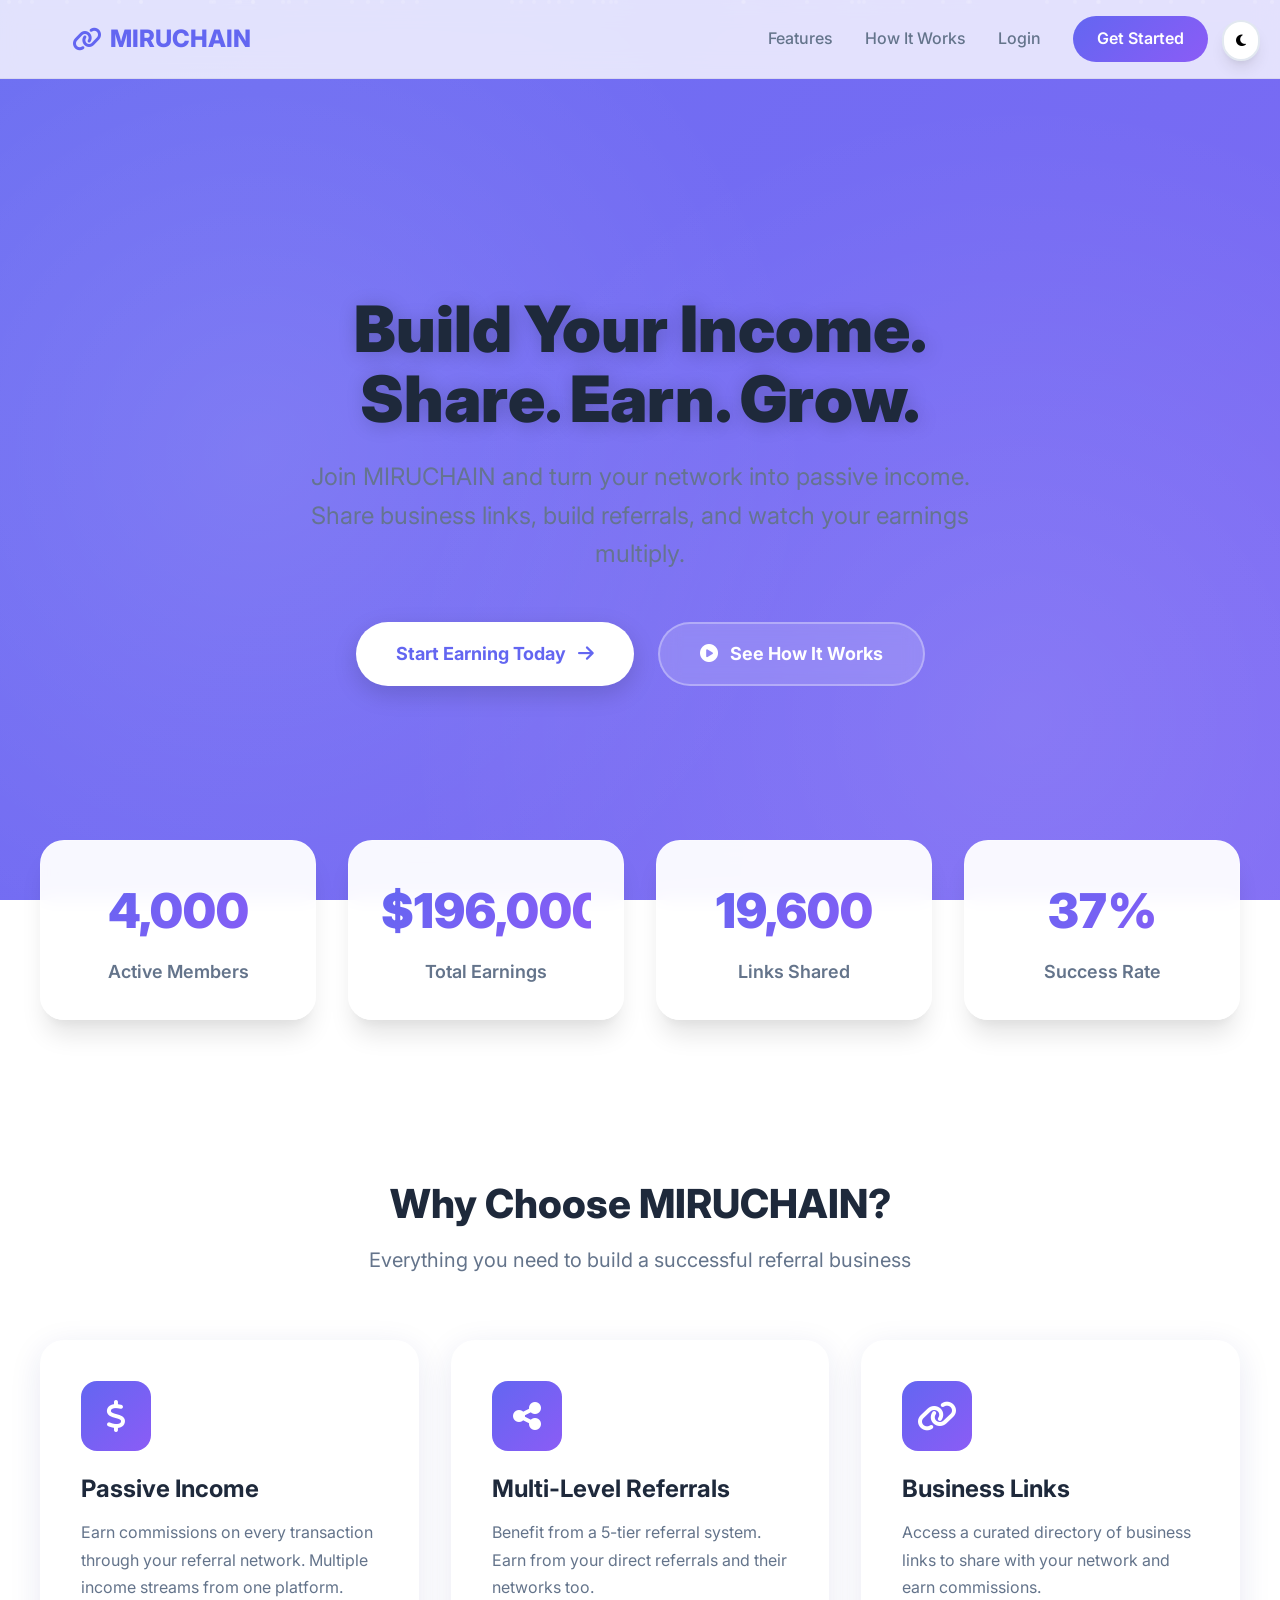
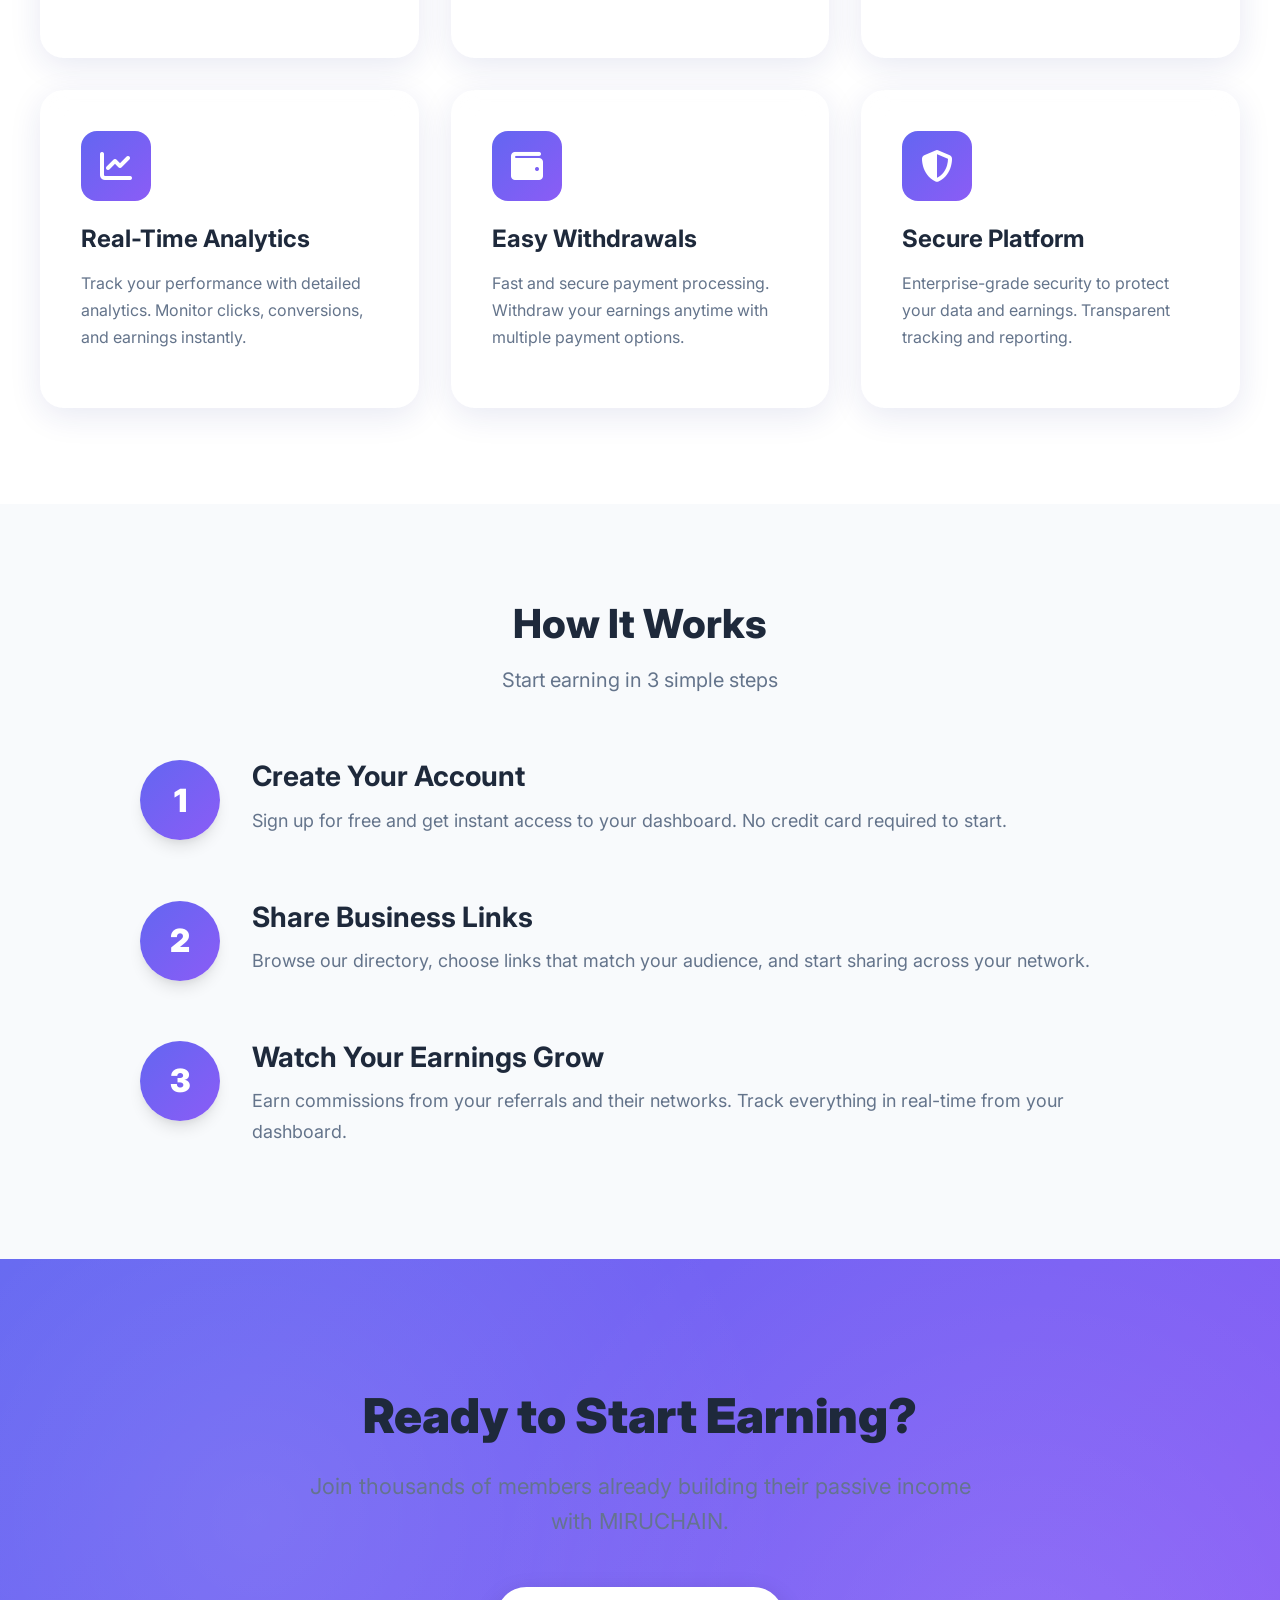
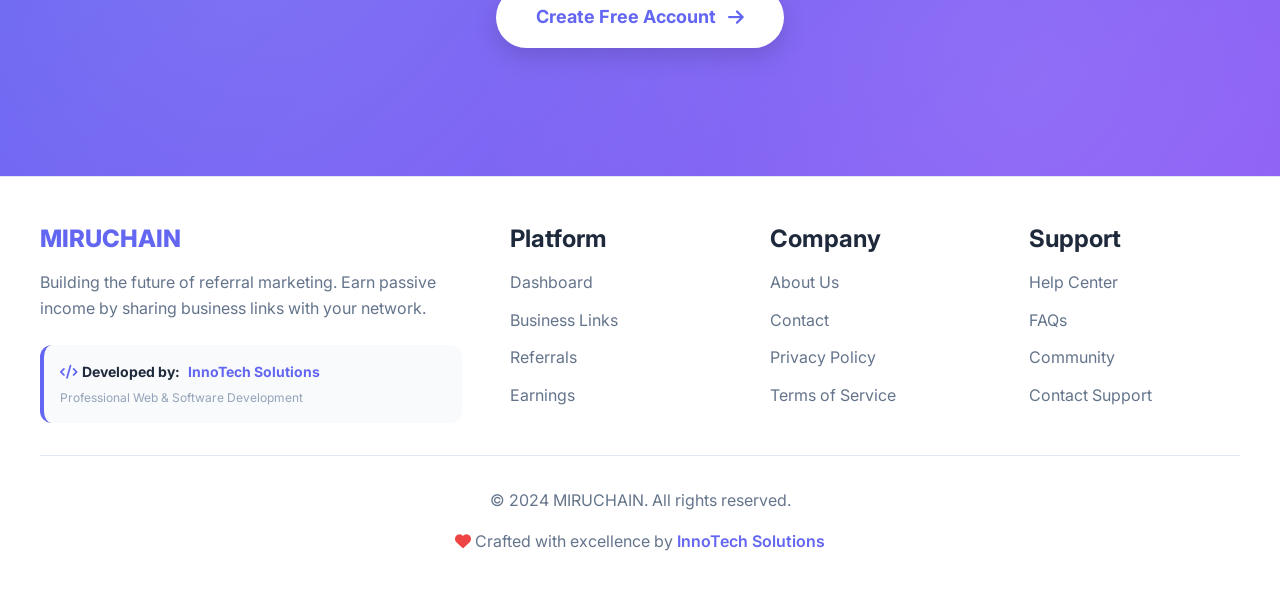
<file: frontend/index.html>
<!DOCTYPE html>
<html lang="en">

<head>
  <meta charset="UTF-8">
  <meta name="viewport" content="width=device-width, initial-scale=1.0">
  <meta name="description"
    content="MIRUCHAIN - Earn passive income through our innovative multi-level referral platform. Share business links and build your network.">
  <meta name="keywords" content="referral platform, passive income, business links, earn money online">
  <title>MIRUCHAIN - Earn While You Share | Referral Marketing Platform</title>

  <!-- Design System -->
  <link rel="stylesheet" href="css/design-system.css">
  <link rel="stylesheet" href="css/modern-components.css">

  <!-- Font Awesome Icons -->
  <link rel="stylesheet" href="https://cdnjs.cloudflare.com/ajax/libs/font-awesome/6.4.0/css/all.min.css">

  <!-- Google Fonts -->
  <link rel="preconnect" href="https://fonts.googleapis.com">
  <link rel="preconnect" href="https://fonts.gstatic.com" crossorigin>
  <link href="https://fonts.googleapis.com/css2?family=Inter:wght@400;500;600;700;800;900&display=swap"
    rel="stylesheet">

  <style>
    body {
      margin: 0;
      padding: 0;
      overflow-x: hidden;
    }

    /* Navigation */
    .navbar {
      position: fixed;
      top: 0;
      left: 0;
      right: 0;
      z-index: 1000;
      background: rgba(255, 255, 255, 0.8);
      backdrop-filter: blur(12px);
      -webkit-backdrop-filter: blur(12px);
      border-bottom: 1px solid rgba(0, 0, 0, 0.05);
      transition: all var(--transition-base);
    }

    [data-theme="dark"] .navbar {
      background: rgba(15, 23, 42, 0.8);
      border-bottom-color: rgba(255, 255, 255, 0.05);
    }

    .navbar.scrolled {
      box-shadow: var(--shadow-md);
    }

    .nav-container {
      max-width: 1200px;
      margin: 0 auto;
      padding: 1rem 2rem;
      display: flex;
      justify-content: space-between;
      align-items: center;
    }

    .logo {
      font-size: 1.5rem;
      font-weight: 800;
      color: var(--primary);
      text-decoration: none;
      display: flex;
      align-items: center;
      gap: 0.5rem;
    }

    .nav-links {
      display: flex;
      gap: 2rem;
      align-items: center;
    }

    .nav-link {
      color: var(--text-secondary);
      text-decoration: none;
      font-weight: 500;
      transition: color var(--transition-fast);
    }

    .nav-link:hover {
      color: var(--primary);
    }

    .nav-cta {
      background: var(--gradient-primary);
      color: white;
      padding: 0.625rem 1.5rem;
      border-radius: var(--radius-full);
      text-decoration: none;
      font-weight: 600;
      transition: all var(--transition-base);
    }

    .nav-cta:hover {
      transform: translateY(-2px);
      box-shadow: 0 8px 20px rgba(99, 102, 241, 0.4);
    }

    /* Hero Section */
    .hero {
      min-height: 100vh;
      display: flex;
      align-items: center;
      position: relative;
      padding-top: 80px;
      overflow: hidden;
    }

    .hero-bg {
      position: absolute;
      top: 0;
      left: 0;
      right: 0;
      bottom: 0;
      background: linear-gradient(135deg,
          rgba(99, 102, 241, 0.95) 0%,
          rgba(139, 92, 246, 0.95) 50%,
          rgba(6, 182, 212, 0.95) 100%);
      background-size: 400% 400%;
      animation: gradient-shift 15s ease infinite;
      z-index: 0;
    }

    .hero-particles {
      position: absolute;
      top: 0;
      left: 0;
      right: 0;
      bottom: 0;
      z-index: 1;
      pointer-events: none;
    }

    .hero-content {
      position: relative;
      z-index: 2;
      max-width: 1200px;
      margin: 0 auto;
      padding: 0 2rem;
      text-align: center;
      color: white;
    }

    .hero-title {
      font-size: 4rem;
      font-weight: 900;
      margin-bottom: 1.5rem;
      line-height: 1.1;
      text-shadow: 2px 2px 20px rgba(0, 0, 0, 0.2);
      animation: fade-in 0.8s ease-out;
    }

    .hero-subtitle {
      font-size: 1.5rem;
      margin-bottom: 3rem;
      opacity: 0.95;
      max-width: 700px;
      margin-left: auto;
      margin-right: auto;
      animation: fade-in 1s ease-out 0.2s backwards;
    }

    .hero-cta-group {
      display: flex;
      gap: 1.5rem;
      justify-content: center;
      flex-wrap: wrap;
      animation: fade-in 1.2s ease-out 0.4s backwards;
    }

    .btn-primary {
      background: white;
      color: var(--primary);
      padding: 1rem 2.5rem;
      border-radius: var(--radius-full);
      font-size: 1.125rem;
      font-weight: 700;
      text-decoration: none;
      display: inline-flex;
      align-items: center;
      gap: 0.75rem;
      transition: all var(--transition-base);
      box-shadow: 0 8px 24px rgba(0, 0, 0, 0.15);
    }

    .btn-primary:hover {
      transform: translateY(-3px);
      box-shadow: 0 12px 32px rgba(0, 0, 0, 0.2);
    }

    .btn-secondary {
      background: rgba(255, 255, 255, 0.15);
      color: white;
      padding: 1rem 2.5rem;
      border-radius: var(--radius-full);
      font-size: 1.125rem;
      font-weight: 700;
      text-decoration: none;
      display: inline-flex;
      align-items: center;
      gap: 0.75rem;
      backdrop-filter: blur(10px);
      border: 2px solid rgba(255, 255, 255, 0.3);
      transition: all var(--transition-base);
    }

    .btn-secondary:hover {
      background: rgba(255, 255, 255, 0.25);
      transform: translateY(-3px);
    }

    /* Stats Section */
    .stats-section {
      position: relative;
      z-index: 2;
      margin-top: -60px;
      padding: 0 2rem 4rem;
    }

    .stats-container {
      max-width: 1200px;
      margin: 0 auto;
      display: grid;
      grid-template-columns: repeat(auto-fit, minmax(250px, 1fr));
      gap: 2rem;
    }

    .stat-card {
      background: rgba(255, 255, 255, 0.95);
      backdrop-filter: blur(10px);
      padding: 2rem;
      border-radius: var(--radius-2xl);
      text-align: center;
      box-shadow: var(--shadow-xl);
      transition: all var(--transition-base);
    }

    [data-theme="dark"] .stat-card {
      background: rgba(30, 41, 59, 0.95);
    }

    .stat-card:hover {
      transform: translateY(-8px);
      box-shadow: var(--shadow-2xl);
    }

    .stat-number {
      font-size: 3rem;
      font-weight: 900;
      background: var(--gradient-primary);
      -webkit-background-clip: text;
      -webkit-text-fill-color: transparent;
      background-clip: text;
      margin-bottom: 0.5rem;
    }

    .stat-label {
      color: var(--text-secondary);
      font-weight: 600;
      font-size: 1.125rem;
    }

    /* Features Section */
    .features-section {
      padding: 6rem 2rem;
      background: var(--bg-primary);
    }

    .section-header {
      text-align: center;
      max-width: 700px;
      margin: 0 auto 4rem;
    }

    .section-title {
      font-size: 2.5rem;
      font-weight: 800;
      margin-bottom: 1rem;
      color: var(--text-primary);
    }

    .section-subtitle {
      font-size: 1.25rem;
      color: var(--text-secondary);
    }

    .features-grid {
      max-width: 1200px;
      margin: 0 auto;
      display: grid;
      grid-template-columns: repeat(auto-fit, minmax(300px, 1fr));
      gap: 2rem;
    }

    .feature-card {
      padding: 2.5rem;
      border-radius: var(--radius-2xl);
      transition: all var(--transition-base);
    }

    .feature-icon {
      width: 70px;
      height: 70px;
      background: var(--gradient-primary);
      color: white;
      border-radius: var(--radius-xl);
      display: flex;
      align-items: center;
      justify-content: center;
      font-size: 2rem;
      margin-bottom: 1.5rem;
      transition: all var(--transition-base);
    }

    .feature-card:hover .feature-icon {
      transform: scale(1.1) rotate(5deg);
      box-shadow: 0 12px 24px rgba(99, 102, 241, 0.3);
    }

    .feature-title {
      font-size: 1.5rem;
      font-weight: 700;
      margin-bottom: 1rem;
      color: var(--text-primary);
    }

    .feature-description {
      color: var(--text-secondary);
      line-height: 1.7;
    }

    /* How It Works */
    .how-section {
      padding: 6rem 2rem;
      background: var(--bg-secondary);
    }

    .steps-container {
      max-width: 1000px;
      margin: 0 auto;
      display: grid;
      gap: 3rem;
    }

    .step {
      display: grid;
      grid-template-columns: 80px 1fr;
      gap: 2rem;
      align-items: start;
    }

    .step-number {
      width: 80px;
      height: 80px;
      background: var(--gradient-primary);
      color: white;
      border-radius: 50%;
      display: flex;
      align-items: center;
      justify-content: center;
      font-size: 2rem;
      font-weight: 900;
      box-shadow: var(--shadow-lg);
    }

    .step-content h3 {
      font-size: 1.75rem;
      font-weight: 700;
      margin-bottom: 0.75rem;
      color: var(--text-primary);
    }

    .step-content p {
      color: var(--text-secondary);
      line-height: 1.7;
      font-size: 1.125rem;
    }

    /* CTA Section */
    .cta-section {
      padding: 8rem 2rem;
      background: linear-gradient(135deg, var(--primary) 0%, var(--secondary) 100%);
      color: white;
      text-align: center;
      position: relative;
      overflow: hidden;
    }

    .cta-section::before {
      content: '';
      position: absolute;
      top: 0;
      left: 0;
      right: 0;
      bottom: 0;
      background:
        radial-gradient(circle at 20% 50%, rgba(255, 255, 255, 0.1) 0%, transparent 50%),
        radial-gradient(circle at 80% 80%, rgba(255, 255, 255, 0.1) 0%, transparent 50%);
      animation: mesh-shift 20s ease infinite;
    }

    .cta-content {
      position: relative;
      z-index: 1;
      max-width: 700px;
      margin: 0 auto;
    }

    .cta-title {
      font-size: 3rem;
      font-weight: 900;
      margin-bottom: 1.5rem;
    }

    .cta-description {
      font-size: 1.375rem;
      margin-bottom: 3rem;
      opacity: 0.95;
    }

    /* Footer */
    .footer {
      background: var(--bg-primary);
      border-top: 1px solid var(--border-color);
      padding: 3rem 2rem 2rem;
    }

    .footer-content {
      max-width: 1200px;
      margin: 0 auto;
      display: grid;
      grid-template-columns: 2fr 1fr 1fr 1fr;
      gap: 3rem;
      margin-bottom: 2rem;
    }

    .footer-brand h3 {
      font-size: 1.5rem;
      font-weight: 800;
      color: var(--primary);
      margin-bottom: 1rem;
    }

    .footer-brand p {
      color: var(--text-secondary);
      line-height: 1.6;
    }

    .footer-section h4 {
      font-weight: 700;
      margin-bottom: 1rem;
      color: var(--text-primary);
    }

    .footer-links {
      list-style: none;
      display: flex;
      flex-direction: column;
      gap: 0.75rem;
    }

    .footer-links a {
      color: var(--text-secondary);
      text-decoration: none;
      transition: color var(--transition-fast);
    }

    .footer-links a:hover {
      color: var(--primary);
    }

    .footer-bottom {
      max-width: 1200px;
      margin: 0 auto;
      padding-top: 2rem;
      border-top: 1px solid var(--border-color);
      text-align: center;
      color: var(--text-tertiary);
    }

    /* Responsive */
    @media (max-width: 968px) {
      .nav-links {
        display: none;
      }

      .hero-title {
        font-size: 2.5rem;
      }

      .hero-subtitle {
        font-size: 1.25rem;
      }

      .hero-cta-group {
        flex-direction: column;
      }

      .features-grid {
        grid-template-columns: 1fr;
      }

      .footer-content {
        grid-template-columns: 1fr;
      }

      .step {
        grid-template-columns: 60px 1fr;
        gap: 1.5rem;
      }

      .step-number {
        width: 60px;
        height: 60px;
        font-size: 1.5rem;
      }
    }
  </style>
</head>

<body>
  <!-- Navigation -->
  <nav class="navbar" id="navbar">
    <div class="nav-container">
      <a href="index.html" class="logo">
        <i class="fa-solid fa-link"></i> MIRUCHAIN
      </a>
      <div class="nav-links hide-mobile">
        <a href="#features" class="nav-link">Features</a>
        <a href="#how-it-works" class="nav-link">How It Works</a>
        <a href="login.html" class="nav-link">Login</a>
        <a href="register.html" class="nav-cta">Get Started</a>
      </div>
      <button class="theme-toggle" onclick="toggleTheme()" aria-label="Toggle theme">
        <i class="fa-solid fa-moon"></i>
      </button>
    </div>
  </nav>

  <!-- Hero Section -->
  <section class="hero">
    <div class="hero-bg"></div>
    <div class="hero-particles" id="heroParticles"></div>

    <div class="hero-content">
      <h1 class="hero-title">
        Build Your Income.<br>Share. Earn. Grow.
      </h1>
      <p class="hero-subtitle">
        Join MIRUCHAIN and turn your network into passive income. Share business links, build referrals, and watch your
        earnings multiply.
      </p>
      <div class="hero-cta-group">
        <a href="register.html" class="btn-primary">
          Start Earning Today <i class="fa-solid fa-arrow-right"></i>
        </a>
        <a href="#how-it-works" class="btn-secondary">
          <i class="fa-solid fa-play-circle"></i> See How It Works
        </a>
      </div>
    </div>
  </section>

  <!-- Stats Section -->
  <section class="stats-section">
    <div class="stats-container">
      <div class="stat-card glass-card">
        <div class="stat-number" data-target="10000">0</div>
        <div class="stat-label">Active Members</div>
      </div>
      <div class="stat-card glass-card">
        <div class="stat-number" data-target="500000">$0</div>
        <div class="stat-label">Total Earnings</div>
      </div>
      <div class="stat-card glass-card">
        <div class="stat-number" data-target="50000">0</div>
        <div class="stat-label">Links Shared</div>
      </div>
      <div class="stat-card glass-card">
        <div class="stat-number" data-target="95">0%</div>
        <div class="stat-label">Success Rate</div>
      </div>
    </div>
  </section>

  <!-- Features Section -->
  <section class="features-section" id="features">
    <div class="section-header">
      <h2 class="section-title">Why Choose MIRUCHAIN?</h2>
      <p class="section-subtitle">Everything you need to build a successful referral business</p>
    </div>

    <div class="features-grid">
      <div class="feature-card glass-card card-lift">
        <div class="feature-icon">
          <i class="fa-solid fa-dollar-sign"></i>
        </div>
        <h3 class="feature-title">Passive Income</h3>
        <p class="feature-description">
          Earn commissions on every transaction through your referral network. Multiple income streams from one
          platform.
        </p>
      </div>

      <div class="feature-card glass-card card-lift">
        <div class="feature-icon">
          <i class="fa-solid fa-share-nodes"></i>
        </div>
        <h3 class="feature-title">Multi-Level Referrals</h3>
        <p class="feature-description">
          Benefit from a 5-tier referral system. Earn from your direct referrals and their networks too.
        </p>
      </div>

      <div class="feature-card glass-card card-lift">
        <div class="feature-icon">
          <i class="fa-solid fa-link"></i>
        </div>
        <h3 class="feature-title">Business Links</h3>
        <p class="feature-description">
          Access a curated directory of business links to share with your network and earn commissions.
        </p>
      </div>

      <div class="feature-card glass-card card-lift">
        <div class="feature-icon">
          <i class="fa-solid fa-chart-line"></i>
        </div>
        <h3 class="feature-title">Real-Time Analytics</h3>
        <p class="feature-description">
          Track your performance with detailed analytics. Monitor clicks, conversions, and earnings instantly.
        </p>
      </div>

      <div class="feature-card glass-card card-lift">
        <div class="feature-icon">
          <i class="fa-solid fa-wallet"></i>
        </div>
        <h3 class="feature-title">Easy Withdrawals</h3>
        <p class="feature-description">
          Fast and secure payment processing. Withdraw your earnings anytime with multiple payment options.
        </p>
      </div>

      <div class="feature-card glass-card card-lift">
        <div class="feature-icon">
          <i class="fa-solid fa-shield-halved"></i>
        </div>
        <h3 class="feature-title">Secure Platform</h3>
        <p class="feature-description">
          Enterprise-grade security to protect your data and earnings. Transparent tracking and reporting.
        </p>
      </div>
    </div>
  </section>

  <!-- How It Works Section -->
  <section class="how-section" id="how-it-works">
    <div class="section-header">
      <h2 class="section-title">How It Works</h2>
      <p class="section-subtitle">Start earning in 3 simple steps</p>
    </div>

    <div class="steps-container">
      <div class="step fade-in">
        <div class="step-number">1</div>
        <div class="step-content">
          <h3>Create Your Account</h3>
          <p>Sign up for free and get instant access to your dashboard. No credit card required to start.</p>
        </div>
      </div>

      <div class="step fade-in">
        <div class="step-number">2</div>
        <div class="step-content">
          <h3>Share Business Links</h3>
          <p>Browse our directory, choose links that match your audience, and start sharing across your network.</p>
        </div>
      </div>

      <div class="step fade-in">
        <div class="step-number">3</div>
        <div class="step-content">
          <h3>Watch Your Earnings Grow</h3>
          <p>Earn commissions from your referrals and their networks. Track everything in real-time from your dashboard.
          </p>
        </div>
      </div>
    </div>
  </section>

  <!-- CTA Section -->
  <section class="cta-section">
    <div class="cta-content">
      <h2 class="cta-title">Ready to Start Earning?</h2>
      <p class="cta-description">
        Join thousands of members already building their passive income with MIRUCHAIN.
      </p>
      <a href="register.html" class="btn-primary">
        Create Free Account <i class="fa-solid fa-arrow-right"></i>
      </a>
    </div>
  </section>

  <!-- Footer -->
  <footer class="footer">
    <div class="footer-content">
      <div class="footer-brand">
        <h3>MIRUCHAIN</h3>
        <p>Building the future of referral marketing. Earn passive income by sharing business links with your network.
        </p>
        <div style="
          margin-top: 1.5rem;
          padding: 1rem;
          background: var(--bg-secondary);
          border-radius: var(--radius-lg);
          border-left: 4px solid var(--primary);
        ">
          <p style="
            font-size: 0.875rem;
            color: var(--text-secondary);
            margin: 0 0 0.25rem 0;
          ">
            <i class="fa-solid fa-code" style="color: var(--primary);"></i>
            <strong style="color: var(--text-primary);">Developed by:</strong>
            <a href="https://innotech-solutions.com" target="_blank" style="
              color: var(--primary);
              text-decoration: none;
              font-weight: 700;
              margin-left: 0.25rem;
            ">InnoTech Solutions</a>
          </p>
          <p style="
            font-size: 0.75rem;
            color: var(--text-tertiary);
            margin: 0;
          ">
            Professional Web & Software Development
          </p>
        </div>
      </div>

      <div class="footer-section">
        <h4>Platform</h4>
        <ul class="footer-links">
          <li><a href="dashboard.html">Dashboard</a></li>
          <li><a href="links.html">Business Links</a></li>
          <li><a href="referrals.html">Referrals</a></li>
          <li><a href="transactions.html">Earnings</a></li>
        </ul>
      </div>

      <div class="footer-section">
        <h4>Company</h4>
        <ul class="footer-links">
          <li><a href="#">About Us</a></li>
          <li><a href="#">Contact</a></li>
          <li><a href="#">Privacy Policy</a></li>
          <li><a href="#">Terms of Service</a></li>
        </ul>
      </div>

      <div class="footer-section">
        <h4>Support</h4>
        <ul class="footer-links">
          <li><a href="#">Help Center</a></li>
          <li><a href="#">FAQs</a></li>
          <li><a href="#">Community</a></li>
          <li><a href="#">Contact Support</a></li>
        </ul>
      </div>
    </div>

    <div class="footer-bottom">
      <p>&copy; 2024 MIRUCHAIN. All rights reserved.</p>
      <p>
        <i class="fa-solid fa-heart" style="color: var(--error);"></i>
        Crafted with excellence by
        <a href="https://innotech-solutions.com" target="_blank" style="
          color: var(--primary);
          text-decoration: none;
          font-weight: 600;
        ">InnoTech Solutions</a>
      </p>
    </div>
  </footer>

  <!-- Scripts -->
  <script src="js/theme.js"></script>
  <script>
    // Create floating particles
    const heroParticles = document.getElementById('heroParticles');
    for (let i = 0; i < 50; i++) {
      const particle = document.createElement('div');
      particle.className = 'particle';
      particle.style.left = Math.random() * 100 + '%';
      particle.style.animationDelay = Math.random() * 20 + 's';
      particle.style.animationDuration = (15 + Math.random() * 10) + 's';
      heroParticles.appendChild(particle);
    }

    // Navbar scroll effect
    window.addEventListener('scroll', () => {
      const navbar = document.getElementById('navbar');
      if (window.scrollY > 50) {
        navbar.classList.add('scrolled');
      } else {
        navbar.classList.remove('scrolled');
      }
    });

    // Animated counter for stats
    function animateCounter(element) {
      const target = parseInt(element.getAttribute('data-target'));
      const duration = 2000;
      const increment = target / (duration / 16);
      let current = 0;

      const isMoney = element.textContent.includes('$');
      const isPercentage = element.textContent.includes('%');

      const timer = setInterval(() => {
        current += increment;
        if (current >= target) {
          current = target;
          clearInterval(timer);
        }

        if (isMoney) {
          element.textContent = '$' + Math.floor(current).toLocaleString();
        } else if (isPercentage) {
          element.textContent = Math.floor(current) + '%';
        } else {
          element.textContent = Math.floor(current).toLocaleString();
        }
      }, 16);
    }

    // Intersection Observer for counter animation
    const statObserver = new IntersectionObserver((entries) => {
      entries.forEach(entry => {
        if (entry.isIntersecting && !entry.target.classList.contains('animated')) {
          entry.target.classList.add('animated');
          animateCounter(entry.target);
        }
      });
    }, { threshold: 0.5 });

    document.querySelectorAll('.stat-number').forEach(stat => {
      statObserver.observe(stat);
    });

    // Smooth scroll for anchor links
    document.querySelectorAll('a[href^="#"]').forEach(anchor => {
      anchor.addEventListener('click', function (e) {
        e.preventDefault();
        const target = document.querySelector(this.getAttribute('href'));
        if (target) {
          target.scrollIntoView({
            behavior: 'smooth',
            block: 'start'
          });
        }
      });
    });
  </script>
</body>

</html>
</file>
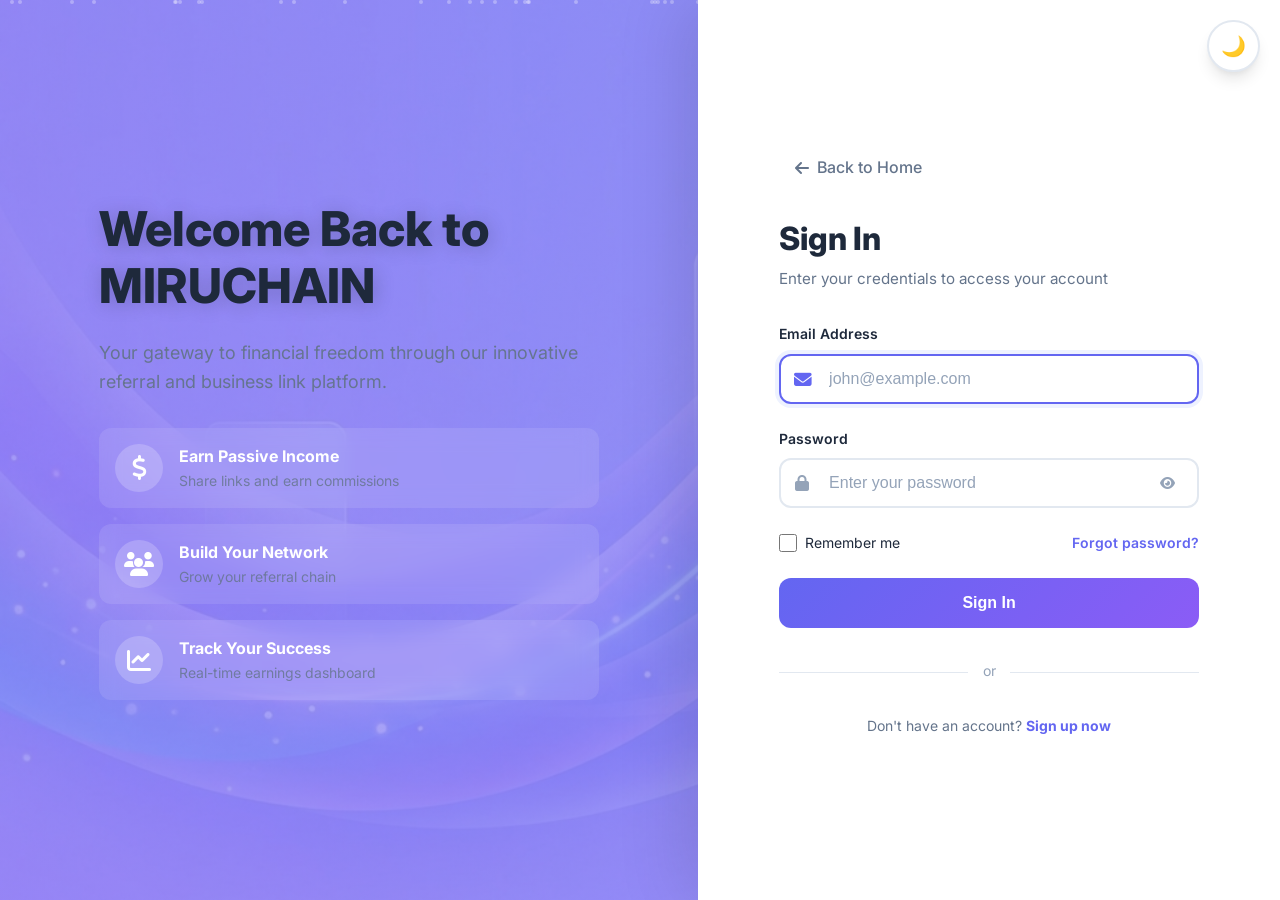
<file: frontend/dashboard.html>
<!DOCTYPE html>
<html lang="en">

<head>
    <meta charset="UTF-8">
    <meta name="viewport" content="width=device-width, initial-scale=1.0">
    <title>Dashboard - MIRUCHAIN</title>

    <!-- Design System -->
    <link rel="stylesheet" href="css/design-system.css">
    <link rel="stylesheet" href="css/modern-components.css">

    <!-- Font Awesome Icons -->
    <link rel="stylesheet" href="https://cdnjs.cloudflare.com/ajax/libs/font-awesome/6.4.0/css/all.min.css">

    <!-- Google Fonts -->
    <link rel="preconnect" href="https://fonts.googleapis.com">
    <link rel="preconnect" href="https://fonts.gstatic.com" crossorigin>
    <link href="https://fonts.googleapis.com/css2?family=Inter:wght@400;500;600;700;800;900&display=swap"
        rel="stylesheet">

    <style>
        body {
            margin: 0;
            padding: 0;
            min-height: 100vh;
            background: #0f172a;
            position: relative;
        }

        /* Modern Dashboard Background */
        body::before {
            content: '';
            position: fixed;
            top: 0;
            left: 0;
            right: 0;
            bottom: 0;
            background: url('images/dashboard_modern_bg.png') center/cover no-repeat;
            opacity: 0.4;
            z-index: 0;
        }

        .dashboard-wrapper {
            position: relative;
            z-index: 1;
        }

        /* Modern Navbar */
        .navbar {
            background: rgba(255, 255, 255, 0.05);
            backdrop-filter: blur(12px);
            border-bottom: 1px solid rgba(255, 255, 255, 0.1);
            padding: 1rem 0;
            position: sticky;
            top: 0;
            z-index: 100;
        }

        .nav-container {
            max-width: 1400px;
            margin: 0 auto;
            padding: 0 2rem;
            display: flex;
            justify-content: space-between;
            align-items: center;
        }

        .logo {
            font-size: 1.5rem;
            font-weight: 800;
            color: #818cf8;
            text-decoration: none;
            display: flex;
            align-items: center;
            gap: 0.5rem;
        }

        .nav-links {
            display: flex;
            gap: 2rem;
            align-items: center;
        }

        .nav-link {
            color: #cbd5e1;
            text-decoration: none;
            font-weight: 500;
            transition: color 0.2s;
            display: flex;
            align-items: center;
            gap: 0.5rem;
        }

        .nav-link:hover,
        .nav-link.active {
            color: #818cf8;
        }

        /* Dashboard Header */
        .dashboard-header {
            max-width: 1400px;
            margin: 0 auto;
            padding: 3rem 2rem 2rem;
        }

        .welcome-section {
            margin-bottom: 3rem;
        }

        .welcome-title {
            font-size: 2.5rem;
            font-weight: 900;
            color: #f1f5f9;
            margin-bottom: 0.5rem;
        }

        .welcome-subtitle {
            color: #94a3b8;
            font-size: 1.125rem;
        }

        /* Stats Grid */
        .stats-grid {
            display: grid;
            grid-template-columns: repeat(auto-fit, minmax(280px, 1fr));
            gap: 1.5rem;
            margin-bottom: 3rem;
        }

        .stat-card {
            background: rgba(255, 255, 255, 0.05);
            backdrop-filter: blur(12px);
            border: 1px solid rgba(255, 255, 255, 0.1);
            border-radius: 1.5rem;
            padding: 2rem;
            transition: all 0.3s;
            position: relative;
            overflow: hidden;
        }

        .stat-card::before {
            content: '';
            position: absolute;
            top: 0;
            right: 0;
            width: 100px;
            height: 100px;
            background: radial-gradient(circle, rgba(129, 140, 248, 0.1) 0%, transparent 70%);
            border-radius: 50%;
            transform: translate(30%, -30%);
        }

        .stat-card:hover {
            transform: translateY(-4px);
            background: rgba(255, 255, 255, 0.08);
            border-color: rgba(129, 140, 248, 0.3);
            box-shadow: 0 12px 40px rgba(129, 140, 248, 0.15);
        }

        .stat-header {
            display: flex;
            justify-content: space-between;
            align-items: start;
            margin-bottom: 1.5rem;
        }

        .stat-icon {
            width: 60px;
            height: 60px;
            border-radius: 1rem;
            display: flex;
            align-items: center;
            justify-content: center;
            font-size: 1.75rem;
        }

        .stat-icon.success {
            background: linear-gradient(135deg, #10b981 0%, #059669 100%);
            color: white;
            box-shadow: 0 8px 24px rgba(16, 185, 129, 0.3);
        }

        .stat-icon.primary {
            background: linear-gradient(135deg, #6366f1 0%, #8b5cf6 100%);
            color: white;
            box-shadow: 0 8px 24px rgba(99, 102, 241, 0.3);
        }

        .stat-icon.secondary {
            background: linear-gradient(135deg, #ec4899 0%, #8b5cf6 100%);
            color: white;
            box-shadow: 0 8px 24px rgba(236, 72, 153, 0.3);
        }

        .stat-icon.info {
            background: linear-gradient(135deg, #3b82f6 0%, #06b6d4 100%);
            color: white;
            box-shadow: 0 8px 24px rgba(59, 130, 246, 0.3);
        }

        .stat-badge {
            padding: 0.375rem 0.75rem;
            background: rgba(16, 185, 129, 0.15);
            color: #34d399;
            border-radius: 9999px;
            font-size: 0.875rem;
            font-weight: 600;
        }

        .stat-value {
            font-size: 2.5rem;
            font-weight: 900;
            color: #f1f5f9;
            margin-bottom: 0.5rem;
        }

        .stat-label {
            color: #94a3b8;
            font-size: 0.9375rem;
            font-weight: 500;
        }

        /* Content Section */
        .dashboard-content {
            max-width: 1400px;
            margin: 0 auto;
            padding: 0 2rem 4rem;
        }

        .content-grid {
            display: grid;
            grid-template-columns: 2fr 1fr;
            gap: 2rem;
            margin-bottom: 2rem;
        }

        .card {
            background: rgba(255, 255, 255, 0.05);
            backdrop-filter: blur(12px);
            border: 1px solid rgba(255, 255, 255, 0.1);
            border-radius: 1.5rem;
            padding: 2rem;
        }

        .card-title {
            font-size: 1.5rem;
            font-weight: 700;
            color: #f1f5f9;
            margin-bottom: 1.5rem;
            display: flex;
            align-items: center;
            gap: 0.75rem;
        }

        .referral-box {
            background: rgba(99, 102, 241, 0.1);
            border: 2px dashed rgba(129, 140, 248, 0.3);
            border-radius: 1rem;
            padding: 1.5rem;
            display: flex;
            align-items: center;
            gap: 1rem;
            margin-bottom: 1.5rem;
        }

        .referral-link {
            flex: 1;
            font-family: 'Courier New', monospace;
            font-size: 0.9375rem;
            color: #a5b4fc;
        }

        .copy-btn {
            background: linear-gradient(135deg, #6366f1 0%, #8b5cf6 100%);
            color: white;
            border: none;
            padding: 0.75rem 1.5rem;
            border-radius: 0.75rem;
            font-weight: 600;
            cursor: pointer;
            transition: all 0.2s;
        }

        .copy-btn:hover {
            transform: translateY(-2px);
            box-shadow: 0 8px 20px rgba(99, 102, 241, 0.4);
        }

        .action-grid {
            display: grid;
            gap: 1rem;
        }

        .action-btn {
            background: rgba(255, 255, 255, 0.05);
            border: 1px solid rgba(255, 255, 255, 0.1);
            border-radius: 1rem;
            padding: 1.25rem;
            display: flex;
            align-items: center;
            gap: 1rem;
            color: #f1f5f9;
            text-decoration: none;
            transition: all 0.2s;
        }

        .action-btn:hover {
            background: rgba(255, 255, 255, 0.08);
            border-color: rgba(129, 140, 248, 0.3);
            transform: translateX(4px);
        }

        .action-icon {
            width: 48px;
            height: 48px;
            background: linear-gradient(135deg, #6366f1 0%, #8b5cf6 100%);
            border-radius: 0.75rem;
            display: flex;
            align-items: center;
            justify-content: center;
            font-size: 1.25rem;
            color: white;
        }

        .action-text h4 {
            margin: 0 0 0.25rem 0;
            font-weight: 600;
            color: #f1f5f9;
        }

        .action-text p {
            margin: 0;
            font-size: 0.875rem;
            color: #94a3b8;
        }

        /* Responsive */
        @media (max-width: 1024px) {
            .content-grid {
                grid-template-columns: 1fr;
            }

            .nav-links {
                display: none;
            }
        }

        @media (max-width: 768px) {
            .stats-grid {
                grid-template-columns: 1fr;
            }

            .welcome-title {
                font-size: 2rem;
            }
        }
    </style>
</head>

<body>
    <div class="dashboard-wrapper">
        <!-- Navigation -->
        <nav class="navbar">
            <div class="nav-container">
                <a href="index.html" class="logo">
                    <i class="fa-solid fa-link"></i> MIRUCHAIN
                </a>
                <div class="nav-links hide-mobile">
                    <a href="dashboard.html" class="nav-link active">
                        <i class="fa-solid fa-chart-line"></i> Dashboard
                    </a>
                    <a href="links.html" class="nav-link">
                        <i class="fa-solid fa-link"></i> Links
                    </a>
                    <a href="referrals.html" class="nav-link">
                        <i class="fa-solid fa-share-nodes"></i> Referrals
                    </a>
                    <a href="transactions.html" class="nav-link">
                        <i class="fa-solid fa-clock-rotate-left"></i> Transactions
                    </a>
                    <a href="profile.html" class="nav-link">
                        <i class="fa-solid fa-user-circle"></i> Profile
                    </a>
                    <button class="nav-link" onclick="api.logout()"
                        style="background: none; border: none; color: #f87171;">
                        <i class="fa-solid fa-right-from-bracket"></i> Logout
                    </button>
                </div>
                <button class="theme-toggle" onclick="toggleTheme()" aria-label="Toggle theme"
                    style="background: rgba(255,255,255,0.1); border: 1px solid rgba(255,255,255,0.2); color: white; padding: 0.625rem; border-radius: 0.5rem; cursor: pointer;">
                    <i class="fa-solid fa-moon"></i>
                </button>
            </div>
        </nav>

        <!-- Dashboard Header -->
        <div class="dashboard-header">
            <div class="welcome-section">
                <h1 class="welcome-title animated-gradient-text">
                    Welcome back, <span id="userName">Member</span>! 👋
                </h1>
                <p class="welcome-subtitle">Here's your performance overview</p>
            </div>

            <!-- Stats Grid -->
            <div class="stats-grid">
                <div class="stat-card glass-card card-lift">
                    <div class="stat-header">
                        <div class="stat-icon success">
                            <i class="fa-solid fa-wallet"></i>
                        </div>
                        <span class="stat-badge">+2.5%</span>
                    </div>
                    <div class="stat-value" id="walletBalance">$0.00</div>
                    <div class="stat-label">Available Balance</div>
                </div>

                <div class="stat-card glass-card card-lift">
                    <div class="stat-header">
                        <div class="stat-icon primary">
                            <i class="fa-solid fa-sack-dollar"></i>
                        </div>
                        <span class="stat-badge"
                            style="background: rgba(99, 102, 241, 0.15); color: #a5b4fc;">Total</span>
                    </div>
                    <div class="stat-value" id="totalEarnings">$0.00</div>
                    <div class="stat-label">Total Earnings</div>
                </div>

                <div class="stat-card glass-card card-lift">
                    <div class="stat-header">
                        <div class="stat-icon secondary">
                            <i class="fa-solid fa-users"></i>
                        </div>
                        <span class="stat-badge"
                            style="background: rgba(236, 72, 153, 0.15); color: #f472b6;">Active</span>
                    </div>
                    <div class="stat-value" id="totalReferrals">0</div>
                    <div class="stat-label">Total Referrals</div>
                </div>

                <div class="stat-card glass-card card-lift">
                    <div class="stat-header">
                        <div class="stat-icon info">
                            <i class="fa-solid fa-link"></i>
                        </div>
                        <span class="stat-badge"
                            style="background: rgba(59, 130, 246, 0.15); color: #60a5fa;">Live</span>
                    </div>
                    <div class="stat-value" id="activeLinks">0</div>
                    <div class="stat-label">Active Links</div>
                </div>
            </div>
        </div>

        <!-- Dashboard Content -->
        <div class="dashboard-content">
            <div class="content-grid">
                <!-- Referral Link -->
                <div class="card">
                    <h3 class="card-title">
                        <i class="fa-solid fa-share-nodes" style="color: #818cf8;"></i>
                        Your Referral Link
                    </h3>
                    <div class="referral-box">
                        <i class="fa-solid fa-link" style="color: #818cf8; font-size: 1.5rem;"></i>
                        <div class="referral-link" id="referralLink">Loading...</div>
                        <button class="copy-btn" onclick="copyReferralLink()">
                            <i class="fa-solid fa-copy"></i> Copy
                        </button>
                    </div>
                    <p style="color: #94a3b8; font-size: 0.875rem; margin: 0;">
                        Share this link with your network to earn commissions on every signup and transaction.
                    </p>
                </div>

                <!-- Quick Actions -->
                <div class="card">
                    <h3 class="card-title">
                        <i class="fa-solid fa-zap" style="color: #fbbf24;"></i>
                        Quick Actions
                    </h3>
                    <div class="action-grid">
                        <a href="links.html" class="action-btn">
                            <div class="action-icon">
                                <i class="fa-solid fa-link"></i>
                            </div>
                            <div class="action-text">
                                <h4>Browse Links</h4>
                                <p>Find businesses to share</p>
                            </div>
                        </a>
                        <a href="referrals.html" class="action-btn">
                            <div class="action-icon">
                                <i class="fa-solid fa-users"></i>
                            </div>
                            <div class="action-text">
                                <h4>View Network</h4>
                                <p>Track your referrals</p>
                            </div>
                        </a>
                        <button class="action-btn" onclick="showWithdrawalInfo()"
                            style="border: none; width: 100%; cursor: pointer;">
                            <div class="action-icon">
                                <i class="fa-solid fa-money-bill-transfer"></i>
                            </div>
                            <div class="action-text">
                                <h4>Withdraw</h4>
                                <p>Request payout</p>
                            </div>
                        </button>
                    </div>
                </div>
            </div>
        </div>

        <!-- InnoTech Solutions Footer -->
        <footer style="
            background: rgba(15, 23, 42, 0.8);
            backdrop-filter: blur(12px);
            border-top: 1px solid rgba(255, 255, 255, 0.1);
            padding: 3rem 2rem 2rem;
            margin-top: 4rem;
        ">
            <div style="
                max-width: 1400px;
                margin: 0 auto;
                display: grid;
                grid-template-columns: 2fr 1fr 1fr 1fr;
                gap: 3rem;
                margin-bottom: 2rem;
            " class="footer-grid">
                <div>
                    <h3 style="
                        font-size: 1.5rem;
                        font-weight: 800;
                        color: #818cf8;
                        margin-bottom: 1rem;
                        display: flex;
                        align-items: center;
                        gap: 0.5rem;
                    ">
                        <i class="fa-solid fa-link"></i> MIRUCHAIN
                    </h3>
                    <p style="color: #94a3b8; line-height: 1.6; margin-bottom: 1.5rem;">
                        Building the future of referral marketing. Earn passive income by sharing business links.
                    </p>
                    <div style="
                        padding: 1rem;
                        background: rgba(99, 102, 241, 0.1);
                        border-radius: 0.75rem;
                        border-left: 4px solid #6366f1;
                    ">
                        <p style="font-size: 0.875rem; color: #cbd5e1; margin: 0 0 0.25rem 0;">
                            <i class="fa-solid fa-code" style="color: #818cf8;"></i>
                            <strong>Developed by:</strong>
                            <a href="https://innotech-solutions.com" target="_blank" style="
                                color: #818cf8;
                                text-decoration: none;
                                font-weight: 700;
                                margin-left: 0.25rem;
                            ">InnoTech Solutions</a>
                        </p>
                        <p style="font-size: 0.75rem; color: #64748b; margin: 0;">
                            Professional Web & Software Development
                        </p>
                    </div>
                </div>

                <div>
                    <h4 style="font-weight: 700; margin-bottom: 1rem; color: #f1f5f9;">Platform</h4>
                    <ul style="list-style: none; display: flex; flex-direction: column; gap: 0.75rem;">
                        <li><a href="dashboard.html" style="color: #94a3b8; text-decoration: none;">Dashboard</a></li>
                        <li><a href="links.html" style="color: #94a3b8; text-decoration: none;">Business Links</a></li>
                        <li><a href="referrals.html" style="color: #94a3b8; text-decoration: none;">Referrals</a></li>
                        <li><a href="transactions.html" style="color: #94a3b8; text-decoration: none;">Transactions</a>
                        </li>
                    </ul>
                </div>

                <div>
                    <h4 style="font-weight: 700; margin-bottom: 1rem; color: #f1f5f9;">Company</h4>
                    <ul style="list-style: none; display: flex; flex-direction: column; gap: 0.75rem;">
                        <li><a href="#" style="color: #94a3b8; text-decoration: none;">About Us</a></li>
                        <li><a href="#" style="color: #94a3b8; text-decoration: none;">Contact</a></li>
                        <li><a href="#" style="color: #94a3b8; text-decoration: none;">Privacy Policy</a></li>
                        <li><a href="#" style="color: #94a3b8; text-decoration: none;">Terms</a></li>
                    </ul>
                </div>

                <div>
                    <h4 style="font-weight: 700; margin-bottom: 1rem; color: #f1f5f9;">Support</h4>
                    <ul style="list-style: none; display: flex; flex-direction: column; gap: 0.75rem;">
                        <li><a href="#" style="color: #94a3b8; text-decoration: none;">Help Center</a></li>
                        <li><a href="#" style="color: #94a3b8; text-decoration: none;">FAQs</a></li>
                        <li><a href="#" style="color: #94a3b8; text-decoration: none;">Community</a></li>
                        <li><a href="#" style="color: #94a3b8; text-decoration: none;">Contact Support</a></li>
                    </ul>
                </div>
            </div>

            <div style="
                max-width: 1400px;
                margin: 0 auto;
                padding-top: 2rem;
                border-top: 1px solid rgba(255, 255, 255, 0.1);
                display: flex;
                justify-content: space-between;
                align-items: center;
                flex-wrap: wrap;
                gap: 1rem;
            ">
                <p style="color: #64748b; font-size: 0.875rem; margin: 0;">
                    &copy; 2024 MIRUCHAIN. All rights reserved.
                </p>
                <p style="color: #64748b; font-size: 0.875rem; margin: 0;">
                    <i class="fa-solid fa-heart" style="color: #f87171;"></i>
                    Crafted with excellence by
                    <a href="https://innotech-solutions.com" target="_blank" style="
                        color: #818cf8;
                        text-decoration: none;
                        font-weight: 600;
                    ">InnoTech Solutions</a>
                </p>
            </div>

            <style>
                @media (max-width: 968px) {
                    .footer-grid {
                        grid-template-columns: 1fr !important;
                    }
                }
            </style>
        </footer>
    </div>

    <!-- Scripts -->
    <script src="js/api.js"></script>
    <script src="js/theme.js"></script>
    <script>
        // Check authentication
        if (!isAuthenticated()) {
            window.location.href = 'login.html';
        }

        // Load dashboard data
        async function loadDashboard() {
            try {
                const data = await api.getDashboardStats();

                // Update user name
                const userData = JSON.parse(localStorage.getItem('user') || '{}');
                document.getElementById('userName').textContent = userData.full_name?.split(' ')[0] || 'Member';

                // Update stats
                document.getElementById('walletBalance').textContent = '$' + (data.wallet_balance || 0).toFixed(2);
                document.getElementById('totalEarnings').textContent = '$' + (data.total_earnings || 0).toFixed(2);
                document.getElementById('totalReferrals').textContent = data.total_referrals || 0;
                document.getElementById('activeLinks').textContent = data.active_links || 0;

                // Update referral link
                const referralCode = userData.referral_code || 'XXXXX';
                const referralLink = `${window.location.origin}/register.html?ref=${referralCode}`;
                document.getElementById('referralLink').textContent = referralLink;
            } catch (error) {
                console.error('Failed to load dashboard:', error);
            }
        }

        // Copy referral link
        function copyReferralLink() {
            const link = document.getElementById('referralLink').textContent;
            navigator.clipboard.writeText(link).then(() => {
                const btn = event.target.closest('.copy-btn');
                const originalHTML = btn.innerHTML;
                btn.innerHTML = '<i class="fa-solid fa-check"></i> Copied!';
                setTimeout(() => {
                    btn.innerHTML = originalHTML;
                }, 2000);
            });
        }

        // Withdrawal info
        function showWithdrawalInfo() {
            alert('Withdrawal feature: Minimum $10. Contact support for withdrawal requests.');
        }

        // Load dashboard on page load
        loadDashboard();
    </script>
</body>

</html>
</file>
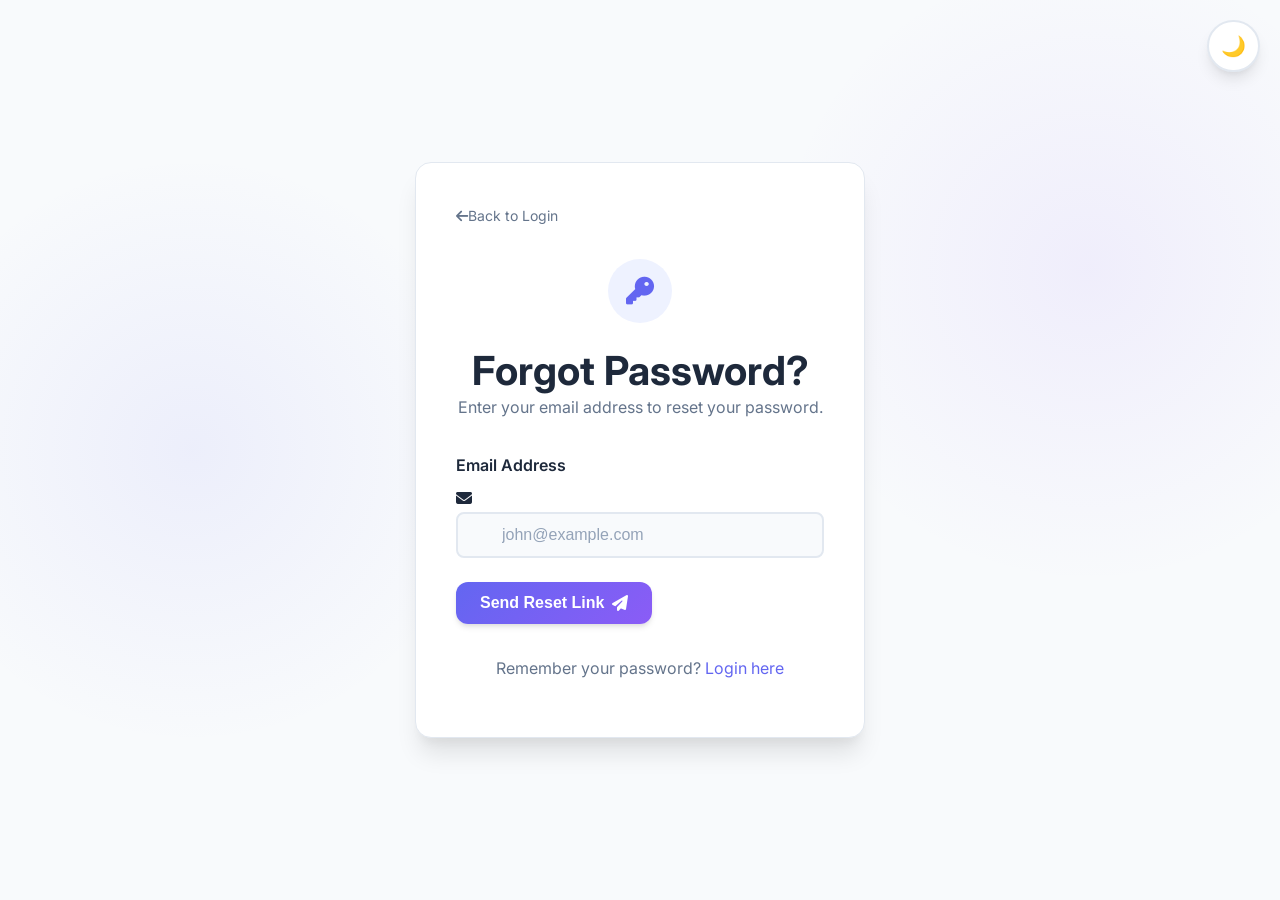
<file: frontend/forgot-password.html>
<!DOCTYPE html>
<html lang="en">

<head>
    <meta charset="UTF-8">
    <meta name="viewport" content="width=device-width, initial-scale=1.0">
    <title>Forgot Password - MIRUCHAIN</title>

    <!-- Design System -->
    <link rel="stylesheet" href="css/design-system.css">

    <!-- Font Awesome Icons -->
    <link rel="stylesheet" href="https://cdnjs.cloudflare.com/ajax/libs/font-awesome/6.4.0/css/all.min.css">

    <!-- Google Fonts -->
    <link rel="preconnect" href="https://fonts.googleapis.com">
    <link rel="preconnect" href="https://fonts.gstatic.com" crossorigin>
    <link href="https://fonts.googleapis.com/css2?family=Inter:wght@400;500;600;700;800&display=swap" rel="stylesheet">

    <style>
        body {
            background-color: var(--bg-secondary);
            min-height: 100vh;
            display: flex;
            align-items: center;
            justify-content: center;
            padding: 2rem 1rem;
            position: relative;
        }

        /* Background Pattern */
        body::before {
            content: '';
            position: absolute;
            top: 0;
            left: 0;
            right: 0;
            bottom: 0;
            background:
                radial-gradient(circle at 15% 50%, rgba(99, 102, 241, 0.08) 0%, transparent 25%),
                radial-gradient(circle at 85% 30%, rgba(139, 92, 246, 0.08) 0%, transparent 25%);
            z-index: -1;
        }

        .auth-card {
            background: var(--bg-elevated);
            border: 1px solid var(--border-color);
            border-radius: var(--radius-xl);
            box-shadow: var(--shadow-xl);
            max-width: 450px;
            width: 100%;
            padding: 2.5rem;
            position: relative;
            overflow: hidden;
        }

        .auth-card::top {
            content: '';
            position: absolute;
            top: 0;
            left: 0;
            right: 0;
            height: 4px;
            background: linear-gradient(90deg, var(--primary), var(--secondary));
        }

        .auth-icon {
            width: 64px;
            height: 64px;
            background: var(--primary-bg);
            color: var(--primary);
            border-radius: 50%;
            display: flex;
            align-items: center;
            justify-content: center;
            font-size: 1.75rem;
            margin: 0 auto 1.5rem;
        }

        .back-link {
            display: inline-flex;
            align-items: center;
            color: var(--text-secondary);
            font-size: 0.875rem;
            margin-bottom: 2rem;
            transition: all var(--transition-fast);
        }

        .back-link:hover {
            color: var(--primary);
            transform: translateX(-4px);
        }
    </style>
</head>

<body>
    <div class="auth-card">
        <a href="login.html" class="back-link">
            <i class="fa-solid fa-arrow-left mr-xs"></i> Back to Login
        </a>

        <div class="text-center mb-xl">
            <div class="auth-icon">
                <i class="fa-solid fa-key"></i>
            </div>
            <h1 class="h3 mb-xs">Forgot Password?</h1>
            <p class="text-secondary">Enter your email address to reset your password.</p>
        </div>

        <!-- Alert Container -->
        <div id="alertContainer"></div>

        <form id="forgotPasswordForm" onsubmit="event.preventDefault(); submitReset();">
            <div class="form-group mb-lg">
                <label for="email" class="form-label">Email Address</label>
                <div class="input-group relative">
                    <i
                        class="fa-solid fa-envelope input-icon absolute left-4 top-1/2 transform -translate-y-1/2 text-tertiary"></i>
                    <input type="email" id="email" class="form-input pl-xl" style="padding-left: 2.75rem;"
                        placeholder="john@example.com" required>
                </div>
            </div>

            <button type="submit" class="btn btn-primary w-full" id="submitBtn">
                Send Reset Link <i class="fa-solid fa-paper-plane ml-xs"></i>
            </button>
        </form>

        <div class="text-center mt-xl pt-lg border-t border-color">
            <p class="text-secondary text-sm">
                Remember your password? <a href="login.html" class="text-primary font-semibold hover:underline">Login
                    here</a>
            </p>
        </div>
    </div>

    <!-- Scripts -->
    <script src="js/api.js"></script>
    <script src="js/theme.js"></script>
    <script>
        // Check for theme consistency
        if (localStorage.getItem('theme') === 'dark') {
            document.documentElement.setAttribute('data-theme', 'dark');
        }

        // Redirect if already logged in
        if (isAuthenticated()) {
            window.location.href = 'dashboard.html';
        }

        async function submitReset() {
            const email = document.getElementById('email').value.trim();
            const submitBtn = document.getElementById('submitBtn');
            const alertContainer = document.getElementById('alertContainer');

            // Reset alert
            alertContainer.innerHTML = '';

            // Loading state
            miruchain.showLoading(submitBtn, 'Sending...');

            try {
                const response = await api.forgotPassword(email);

                alertContainer.innerHTML = `
                    <div class="alert alert-success flex items-start gap-sm mb-lg">
                        <i class="fa-solid fa-circle-check mt-xs"></i>
                        <div>
                            <strong>Success!</strong>
                            <p class="text-sm mt-xxs">${response.message || 'Password reset link sent to your email.'}</p>
                        </div>
                    </div>
                `;

                document.getElementById('forgotPasswordForm').reset();

            } catch (error) {
                alertContainer.innerHTML = `
                    <div class="alert alert-error flex items-start gap-sm mb-lg">
                        <i class="fa-solid fa-circle-exclamation mt-xs"></i>
                        <div>
                            <strong>Error</strong>
                            <p class="text-sm mt-xxs">${error.message || 'Failed to send reset link. Please try again.'}</p>
                        </div>
                    </div>
                `;
            } finally {
                miruchain.hideLoading(submitBtn, 'Send Reset Link <i class="fa-solid fa-paper-plane ml-xs"></i>');
            }
        }
    </script>
</body>

</html>
</file>
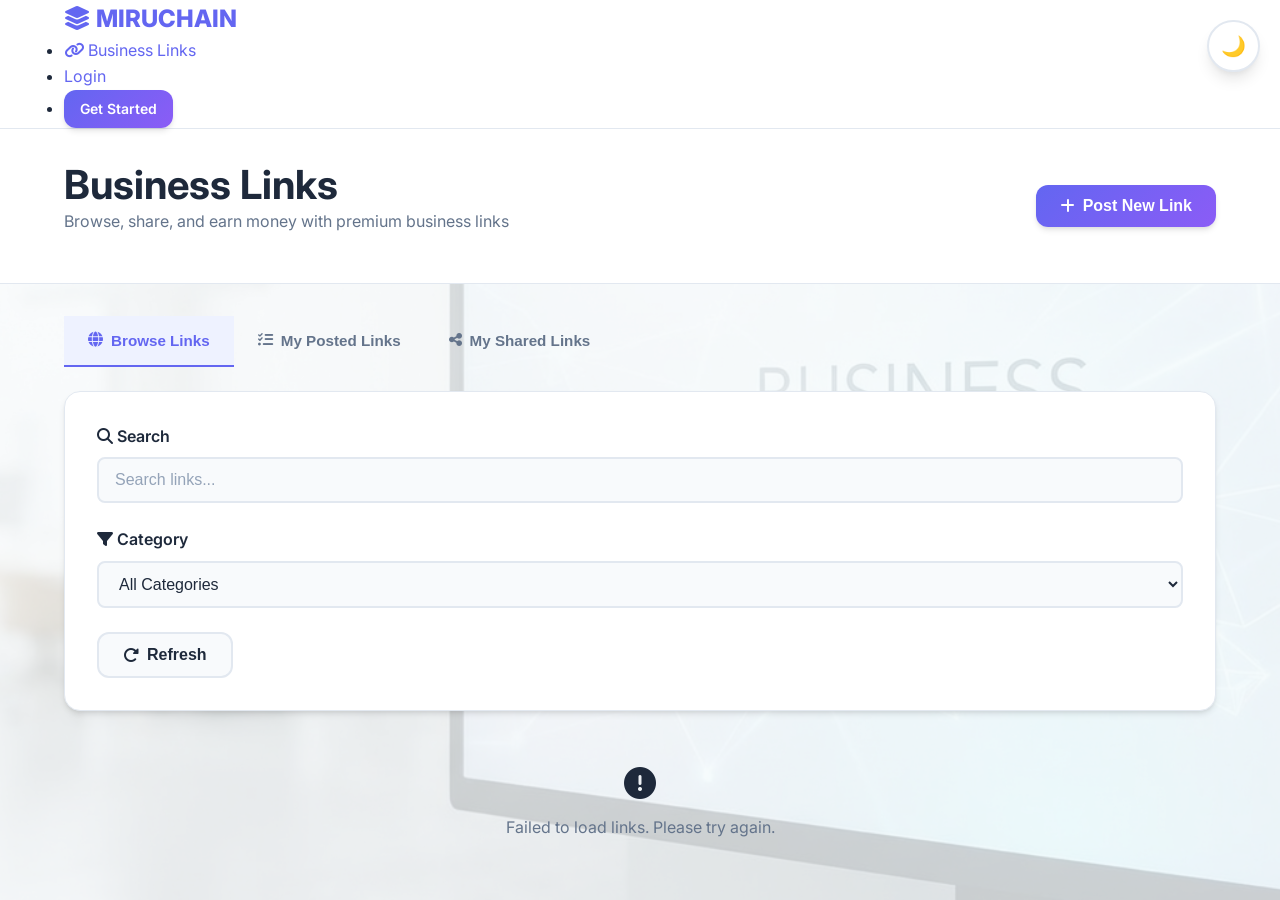
<file: frontend/links.html>
<!DOCTYPE html>
<html lang="en">

<head>
    <meta charset="UTF-8">
    <meta name="viewport" content="width=device-width, initial-scale=1.0">
    <title>Business Links - MIRUCHAIN</title>

    <!-- Design System -->
    <link rel="stylesheet" href="css/design-system.css">

    <!-- Font Awesome Icons -->
    <link rel="stylesheet" href="https://cdnjs.cloudflare.com/ajax/libs/font-awesome/6.4.0/css/all.min.css">

    <!-- Google Fonts -->
    <link rel="preconnect" href="https://fonts.googleapis.com">
    <link rel="preconnect" href="https://fonts.gstatic.com" crossorigin>
    <link href="https://fonts.googleapis.com/css2?family=Inter:wght@400;500;600;700;800&display=swap" rel="stylesheet">

    <style>
        body {
            background-color: var(--bg-secondary);
            position: relative;
        }

        body::before {
            content: '';
            position: fixed;
            top: 0;
            left: 0;
            right: 0;
            bottom: 0;
            background: url('images/business_links_bg.png') center/cover no-repeat;
            opacity: 0.2;
            z-index: -1;
        }

        .dashboard-header {
            background: var(--bg-primary);
            padding: 2rem 0;
            margin-bottom: 2rem;
            border-bottom: 1px solid var(--border-color);
        }

        .tab-btn {
            background: none;
            border: none;
            padding: 1rem 1.5rem;
            font-size: 0.95rem;
            font-weight: 600;
            color: var(--text-secondary);
            cursor: pointer;
            border-bottom: 2px solid transparent;
            transition: all var(--transition-fast);
            display: flex;
            align-items: center;
            gap: 0.5rem;
        }

        .tab-btn:hover {
            color: var(--primary);
            background: var(--bg-hover);
        }

        .tab-btn.active {
            color: var(--primary);
            border-bottom-color: var(--primary);
            background: var(--primary-bg);
        }

        .link-card {
            position: relative;
            padding: 0;
            overflow: hidden;
            border: 1px solid var(--border-color);
            border-radius: var(--radius-lg);
            background: var(--bg-elevated);
            transition: all var(--transition-base);
            height: 100%;
            display: flex;
            flex-direction: column;
        }

        .link-card:hover {
            transform: translateY(-4px);
            box-shadow: var(--shadow-lg);
            border-color: var(--primary-300);
        }

        .link-card-image {
            width: 100%;
            height: 160px;
            object-fit: cover;
            background: linear-gradient(135deg, var(--primary) 0%, var(--secondary) 100%);
            position: relative;
        }

        .link-card-image::after {
            content: '';
            position: absolute;
            top: 0;
            left: 0;
            right: 0;
            bottom: 0;
            background: rgba(0, 0, 0, 0.1);
        }

        .link-card-content {
            padding: 1.5rem;
            flex: 1;
            display: flex;
            flex-direction: column;
        }

        .link-card-title {
            font-size: 1.125rem;
            font-weight: 700;
            margin-bottom: 0.5rem;
            color: var(--text-primary);
            display: -webkit-box;
            -webkit-line-clamp: 2;
            -webkit-box-orient: vertical;
            overflow: hidden;
            line-height: 1.4;
        }

        .link-card-desc {
            color: var(--text-secondary);
            font-size: 0.875rem;
            margin-bottom: 1.5rem;
            display: -webkit-box;
            -webkit-line-clamp: 3;
            -webkit-box-orient: vertical;
            overflow: hidden;
            flex: 1;
            line-height: 1.5;
        }

        .link-card-footer {
            display: flex;
            justify-content: space-between;
            align-items: center;
            padding-top: 1rem;
            border-top: 1px solid var(--border-color);
            margin-top: auto;
        }

        .upload-area {
            border: 2px dashed var(--border-color);
            border-radius: var(--radius-lg);
            padding: 2rem;
            text-align: center;
            cursor: pointer;
            transition: all var(--transition-fast);
            background: var(--bg-tertiary);
        }

        .upload-area:hover {
            border-color: var(--primary);
            background: var(--bg-hover);
        }
    </style>
</head>

<body>
    <!-- Navigation -->
    <nav class="navbar"
        style="background: var(--bg-elevated); border-bottom: 1px solid var(--border-color); position: sticky; top: 0; z-index: 100;">
        <div class="navbar-container container">
            <a href="/" class="navbar-brand" style="font-weight: 800; font-size: 1.5rem; color: var(--primary);">
                <i class="fa-solid fa-layer-group"></i> MIRUCHAIN
            </a>
            <ul class="navbar-menu" id="navMenu">
                <li><a href="dashboard.html" class="navbar-link"><i class="fa-solid fa-chart-line"></i> Dashboard</a>
                </li>
                <li><a href="links.html" class="navbar-link active" style="color: var(--primary);"><i
                            class="fa-solid fa-link"></i> Business Links</a></li>
                <li><a href="profile.html" class="navbar-link"><i class="fa-solid fa-user-circle"></i> Profile</a></li>
                <li><a href="#" onclick="handleLogout()" class="navbar-link" style="color: var(--error);"><i
                            class="fa-solid fa-right-from-bracket"></i> Logout</a></li>
            </ul>
        </div>
    </nav>

    <!-- Header -->
    <section class="dashboard-header">
        <div class="container">
            <div class="flex justify-between items-center flex-wrap gap-md">
                <div>
                    <h1 class="h2 mb-xs">Business Links</h1>
                    <p class="text-secondary">Browse, share, and earn money with premium business links</p>
                </div>
                <button class="btn btn-primary" onclick="openPostLinkModal()">
                    <i class="fa-solid fa-plus"></i> Post New Link
                </button>
            </div>
        </div>
    </section>

    <div class="container pb-xl">
        <!-- Tabs -->
        <div class="bg-elevated rounded-lg shadow-sm border border-color mb-lg overflow-hidden">
            <div class="flex border-b border-color overflow-x-auto">
                <button class="tab-btn active" onclick="switchTab('browse')" id="browseTab">
                    <i class="fa-solid fa-globe"></i> Browse Links
                </button>
                <button class="tab-btn" onclick="switchTab('my-links')" id="myLinksTab">
                    <i class="fa-solid fa-list-check"></i> My Posted Links
                </button>
                <button class="tab-btn" onclick="switchTab('my-shares')" id="mySharesTab">
                    <i class="fa-solid fa-share-nodes"></i> My Shared Links
                </button>
            </div>
        </div>

        <!-- Browse Tab -->
        <div id="browseContent">
            <!-- Filters -->
            <div class="card mb-lg">
                <div class="card-body">
                    <div class="grid grid-3 items-end gap-md">
                        <div class="form-group mb-0">
                            <label class="form-label"><i class="fa-solid fa-search text-secondary mr-xs"></i>
                                Search</label>
                            <input type="text" id="searchInput" class="form-input" placeholder="Search links..."
                                onkeyup="searchLinks()">
                        </div>
                        <div class="form-group mb-0">
                            <label class="form-label"><i class="fa-solid fa-filter text-secondary mr-xs"></i>
                                Category</label>
                            <select id="categoryFilter" class="form-select" onchange="filterLinks()">
                                <option value="">All Categories</option>
                                <option value="Technology">Technology</option>
                                <option value="Business">Business</option>
                                <option value="Education">Education</option>
                                <option value="Health">Health</option>
                                <option value="Finance">Finance</option>
                                <option value="Other">Other</option>
                            </select>
                        </div>
                        <button class="btn btn-secondary w-full" onclick="loadLinks()">
                            <i class="fa-solid fa-rotate-right"></i> Refresh
                        </button>
                    </div>
                </div>
            </div>

            <!-- Links Grid -->
            <div class="grid grid-3" id="linksGrid" style="gap: 1.5rem;">
                <div class="col-span-3 text-center p-xl">
                    <i class="fa-solid fa-spinner fa-spin fa-2x text-primary mb-md"></i>
                    <p class="text-secondary">Loading links...</p>
                </div>
            </div>
        </div>

        <!-- My Links Tab -->
        <div id="myLinksContent" style="display: none;">
            <div class="card">
                <div class="card-header flex justify-between items-center">
                    <h3 class="card-title"><i class="fa-solid fa-list text-primary mr-sm"></i> Your Posted Links</h3>
                </div>
                <div class="table-container">
                    <table class="table">
                        <thead>
                            <tr>
                                <th>Title</th>
                                <th>URL</th>
                                <th>Category</th>
                                <th>Status</th>
                                <th>Shares</th>
                                <th>Clicks</th>
                                <th>Actions</th>
                            </tr>
                        </thead>
                        <tbody id="myLinksTable">
                            <tr>
                                <td colspan="7" class="text-center p-xl text-secondary">Loading your links...</td>
                            </tr>
                        </tbody>
                    </table>
                </div>
            </div>
        </div>

        <!-- My Shares Tab -->
        <div id="mySharesContent" style="display: none;">
            <!-- Stats -->
            <div class="grid grid-3 gap-md mb-lg">
                <div class="stat-card p-lg bg-elevated border border-color rounded-lg">
                    <div class="text-secondary text-sm font-semibold mb-xs">Total Shares</div>
                    <div class="text-2xl font-bold text-primary" id="totalShares">0</div>
                </div>
                <div class="stat-card p-lg bg-elevated border border-color rounded-lg">
                    <div class="text-secondary text-sm font-semibold mb-xs">Total Clicks</div>
                    <div class="text-2xl font-bold text-info" id="totalClicks">0</div>
                </div>
                <div class="stat-card p-lg bg-elevated border border-color rounded-lg">
                    <div class="text-secondary text-sm font-semibold mb-xs">Total Earned</div>
                    <div class="text-2xl font-bold text-success" id="totalEarned">$0.00</div>
                </div>
            </div>

            <div class="card">
                <div class="card-header">
                    <h3 class="card-title"><i class="fa-solid fa-share-nodes text-primary mr-sm"></i> Share History</h3>
                </div>
                <div class="table-container">
                    <table class="table">
                        <thead>
                            <tr>
                                <th>Link Title</th>
                                <th>Share Code</th>
                                <th>Clicks</th>
                                <th>Earned</th>
                                <th>Shared On</th>
                                <th>Actions</th>
                            </tr>
                        </thead>
                        <tbody id="mySharesTable">
                            <tr>
                                <td colspan="6" class="text-center p-xl text-secondary">Loading your shares...</td>
                            </tr>
                        </tbody>
                    </table>
                </div>
            </div>
        </div>
    </div>

    <!-- Post Link Modal -->
    <div id="postLinkModal" class="modal-overlay hidden">
        <div class="modal">
            <div class="modal-header">
                <h3 class="modal-title"><i class="fa-solid fa-plus-circle text-primary mr-sm"></i> Post New Business
                    Link</h3>
                <button class="modal-close" onclick="closePostLinkModal()"><i class="fa-solid fa-xmark"></i></button>
            </div>
            <div class="modal-body">
                <form id="postLinkForm" onsubmit="event.preventDefault(); submitNewLink();">
                    <div class="form-group">
                        <label class="form-label">Link Title *</label>
                        <input type="text" id="linkTitle" class="form-input" placeholder="e.g. Premium Web Hosting Deal"
                            required>
                    </div>

                    <div class="form-group">
                        <label class="form-label">Destination URL *</label>
                        <div class="input-group relative">
                            <i
                                class="fa-solid fa-globe input-icon absolute left-4 top-1/2 transform -translate-y-1/2 text-tertiary"></i>
                            <input type="url" id="linkUrl" class="form-input pl-xl" style="padding-left: 2.75rem;"
                                placeholder="https://example.com" required>
                        </div>
                    </div>

                    <div class="form-group">
                        <label class="form-label">Description *</label>
                        <textarea id="linkDescription" class="form-textarea" rows="4"
                            placeholder="Describe what people will find when they click this link..."
                            required></textarea>
                    </div>

                    <div class="grid grid-2 gap-md">
                        <div class="form-group">
                            <label class="form-label">Category *</label>
                            <select id="linkCategory" class="form-select" required>
                                <option value="">Select category</option>
                                <option value="Technology">Technology</option>
                                <option value="Business">Business</option>
                                <option value="Education">Education</option>
                                <option value="Health">Health</option>
                                <option value="Finance">Finance</option>
                                <option value="Other">Other</option>
                            </select>
                        </div>
                        <div class="form-group">
                            <label class="form-label">Image URL (Optional)</label>
                            <input type="url" id="linkImage" class="form-input"
                                placeholder="https://example.com/image.jpg">
                        </div>
                    </div>

                    <div class="alert alert-info flex items-center gap-sm mt-md">
                        <i class="fa-solid fa-circle-info fa-lg"></i>
                        <div>
                            <strong>Note:</strong> Your link will be reviewed by our team before being approved.
                        </div>
                    </div>
                </form>
            </div>
            <div class="modal-footer">
                <button class="btn btn-secondary" onclick="closePostLinkModal()">Cancel</button>
                <button class="btn btn-primary" onclick="submitNewLink()">
                    Submit for Review <i class="fa-solid fa-paper-plane ml-sm"></i>
                </button>
            </div>
        </div>
    </div>

    <!-- Scripts -->
    <script src="js/api.js"></script>
    <script src="js/theme.js"></script>
    <script>
        let currentTab = 'browse';
        let allLinks = [];

        // Update nav menu based on auth
        if (!isAuthenticated()) {
            document.getElementById('navMenu').innerHTML = `
                <li><a href="links.html" class="navbar-link active" style="color: var(--primary);"><i class="fa-solid fa-link"></i> Business Links</a></li>
                <li><a href="login.html" class="navbar-link">Login</a></li>
                <li><a href="register.html" class="btn btn-primary btn-sm">Get Started</a></li>
            `;
        }

        function handleLogout() {
            if (confirm('Are you sure you want to logout?')) {
                api.logout();
            }
        }

        function switchTab(tab) {
            currentTab = tab;

            // Update tab buttons
            document.querySelectorAll('.tab-btn').forEach(btn => btn.classList.remove('active'));
            document.getElementById(tab + 'Tab').classList.add('active');

            // Show/hide content
            document.getElementById('browseContent').style.display = tab === 'browse' ? 'block' : 'none';
            document.getElementById('myLinksContent').style.display = tab === 'my-links' ? 'block' : 'none';
            document.getElementById('mySharesContent').style.display = tab === 'my-shares' ? 'block' : 'none';

            // Load data
            if (tab === 'browse') loadLinks();
            if (tab === 'my-links') loadMyLinks();
            if (tab === 'my-shares') loadMyShares();
        }

        async function loadLinks() {
            try {
                const response = await api.getLinks();
                // If API returns null/undefined for data, default to empty array
                allLinks = response.data || [];
                displayLinks(allLinks);
            } catch (error) {
                console.error('Error loading links:', error);
                document.getElementById('linksGrid').innerHTML = `
                    <div class="col-span-3 text-center p-xl">
                        <i class="fa-solid fa-circle-exclamation text-error fa-2x mb-md"></i>
                        <p class="text-secondary">Failed to load links. Please try again.</p>
                    </div>`;
            }
        }

        function displayLinks(links) {
            const grid = document.getElementById('linksGrid');

            if (!links || links.length === 0) {
                grid.innerHTML = `
                    <div class="col-span-3 card">
                        <div class="card-body text-center p-xl">
                             <i class="fa-solid fa-link-slash text-secondary fa-3x mb-md opacity-50"></i>
                             <p class="text-secondary">No active links found. Check back later!</p>
                        </div>
                    </div>`;
                return;
            }

            grid.innerHTML = links.map(link => `
                <div class="link-card">
                    ${link.image_url
                    ? `<img src="${link.image_url}" class="link-card-image" alt="${link.title}">`
                    : `<div class="link-card-image flex items-center justify-center">
                                <i class="fa-solid fa-image text-white opacity-20 fa-3x"></i>
                           </div>`}
                    <div class="link-card-content">
                        <h3 class="link-card-title" title="${link.title}">${link.title}</h3>
                        <div class="mb-sm">
                            <span class="badge badge-primary text-xs"><i class="fa-solid fa-tag mr-xs"></i> ${link.category || 'General'}</span>
                        </div>
                        <p class="link-card-desc" title="${link.description}">${link.description}</p>
                        <div class="link-card-footer">
                            <div class="text-secondary text-sm flex items-center">
                                <i class="fa-solid fa-eye mr-xs"></i> ${link.total_clicks || 0} clicks
                            </div>
                            ${isAuthenticated()
                    ? `<button class="btn btn-outline btn-sm" onclick="shareLink('${link.id}')"><i class="fa-solid fa-share-nodes mr-xs"></i> Share</button>`
                    : `<a href="register.html" class="btn btn-primary btn-sm">Join to Earn</a>`}
                        </div>
                    </div>
                </div>
            `).join('');
        }

        function searchLinks() {
            const query = document.getElementById('searchInput').value.toLowerCase();
            filterLinks();
        }

        function filterLinks() {
            const query = document.getElementById('searchInput').value.toLowerCase();
            const category = document.getElementById('categoryFilter').value;

            let filtered = allLinks || [];

            if (query) {
                filtered = filtered.filter(link =>
                    (link.title && link.title.toLowerCase().includes(query)) ||
                    (link.description && link.description.toLowerCase().includes(query))
                );
            }

            if (category) {
                filtered = filtered.filter(link => link.category === category);
            }

            displayLinks(filtered);
        }

        async function shareLink(linkId) {
            try {
                const response = await api.shareLink(linkId);
                // Create custom prompt/modal or just standard alert
                const shareUrl = response.data.share_url;

                // Copy to clipboard automatically if possible
                navigator.clipboard.writeText(shareUrl).then(() => {
                    miruchain.showNotification('Share URL copied to clipboard!', 'success');
                }).catch(() => {
                    // Fallback
                    prompt('Copy your share URL:', shareUrl);
                });

                switchTab('my-shares'); // Switch to shares tab
            } catch (error) {
                miruchain.showNotification('Error: ' + error.message, 'error');
            }
        }

        async function loadMyLinks() {
            try {
                const response = await api.getMyLinks();
                displayMyLinks(response.data || []);
            } catch (error) {
                console.error('Error loading my links:', error);
                document.getElementById('myLinksTable').innerHTML = '<tr><td colspan="7" class="text-center p-md text-error">Failed to load links</td></tr>';
            }
        }

        function displayMyLinks(links) {
            const tbody = document.getElementById('myLinksTable');

            if (links.length === 0) {
                tbody.innerHTML = `
                    <tr>
                        <td colspan="7" class="text-center p-xl">
                            <div class="flex flex-col items-center justify-center text-secondary">
                                <i class="fa-solid fa-file-circle-plus fa-3x mb-md opacity-50"></i>
                                <p>No links posted yet. Post your first link to get started!</p>
                            </div>
                        </td>
                    </tr>`;
                return;
            }

            tbody.innerHTML = links.map(link => `
                <tr>
                    <td class="font-medium">${link.title}</td>
                    <td><a href="${link.url}" target="_blank" class="text-primary hover:underline text-sm flex items-center"><i class="fa-solid fa-external-link-alt mr-xs"></i> Visit</a></td>
                    <td><span class="badge badge-secondary text-xs">${link.category}</span></td>
                    <td><span class="badge badge-${getStatusBadge(link.status)}">${link.status}</span></td>
                    <td class="text-center">${link.total_shares}</td>
                    <td class="text-center">${link.total_clicks}</td>
                    <td>
                        ${link.status === 'pending'
                    ? '<span class="text-xs text-warning"><i class="fa-solid fa-clock"></i> In Review</span>'
                    : '<span class="text-xs text-success"><i class="fa-solid fa-check-circle"></i> Live</span>'}
                    </td>
                </tr>
            `).join('');
        }

        async function loadMyShares() {
            try {
                const [sharesResponse, statsResponse] = await Promise.all([
                    api.getMyShares(),
                    api.getLinkStats()
                ]);

                // Update stats
                if (statsResponse.data) {
                    document.getElementById('totalShares').textContent = statsResponse.data.total_shares || 0;
                    document.getElementById('totalClicks').textContent = statsResponse.data.total_clicks || 0;
                    document.getElementById('totalEarned').textContent = '$' + parseFloat(statsResponse.data.total_earned || 0).toFixed(2);
                }

                displayMyShares(sharesResponse.data || []);
            } catch (error) {
                console.error('Error loading shares:', error);
            }
        }

        function displayMyShares(shares) {
            const tbody = document.getElementById('mySharesTable');

            if (shares.length === 0) {
                tbody.innerHTML = `
                    <tr>
                        <td colspan="6" class="text-center p-xl">
                            <div class="flex flex-col items-center justify-center text-secondary">
                                <i class="fa-solid fa-share-nodes fa-3x mb-md opacity-50"></i>
                                <p>No shares yet. Start sharing links to earn!</p>
                            </div>
                        </td>
                    </tr>`;
                return;
            }

            tbody.innerHTML = shares.map(share => `
                <tr>
                    <td class="font-medium">${share.business_link_title}</td>
                    <td><code class="bg-secondary px-xs py-xxs rounded text-xs">${share.share_code}</code></td>
                    <td class="text-center">${share.clicks}</td>
                    <td class="text-success font-bold text-center">$${parseFloat(share.total_earned).toFixed(2)}</td>
                    <td class="text-sm text-secondary">${new Date(share.created_at).toLocaleDateString()}</td>
                    <td>
                        <button class="btn btn-outline btn-sm" onclick="copyShareUrl('${share.share_url}')">
                            <i class="fa-solid fa-copy"></i>
                        </button>
                    </td>
                </tr>
            `).join('');
        }

        function copyShareUrl(url) {
            navigator.clipboard.writeText(url).then(() => {
                miruchain.showNotification('Share URL copied to clipboard!', 'success');
            }).catch(() => {
                prompt('Copy URL:', url);
            });
        }

        function getStatusBadge(status) {
            const badges = {
                pending: 'warning',
                approved: 'success',
                rejected: 'error'
            };
            return badges[status] || 'secondary';
        }

        function openPostLinkModal() {
            document.getElementById('postLinkModal').classList.remove('hidden');
            document.getElementById('postLinkModal').classList.add('flex');
        }

        function closePostLinkModal() {
            document.getElementById('postLinkModal').classList.add('hidden');
            document.getElementById('postLinkModal').classList.remove('flex');
            document.getElementById('postLinkForm').reset();
        }

        async function submitNewLink() {
            const submitBtn = document.querySelector('#postLinkModal button.btn-primary');
            miruchain.showLoading(submitBtn);

            const data = {
                title: document.getElementById('linkTitle').value,
                url: document.getElementById('linkUrl').value,
                description: document.getElementById('linkDescription').value,
                category: document.getElementById('linkCategory').value,
                image_url: document.getElementById('linkImage').value
            };

            try {
                await api.createLink(data);
                miruchain.showNotification('Link submitted for review!', 'success');
                closePostLinkModal();
                switchTab('my-links');
            } catch (error) {
                miruchain.showNotification('Error: ' + error.message, 'error');
            } finally {
                miruchain.hideLoading(submitBtn);
            }
        }

        // Initial load
        loadLinks();
    </script>
</body>

</html>
</file>
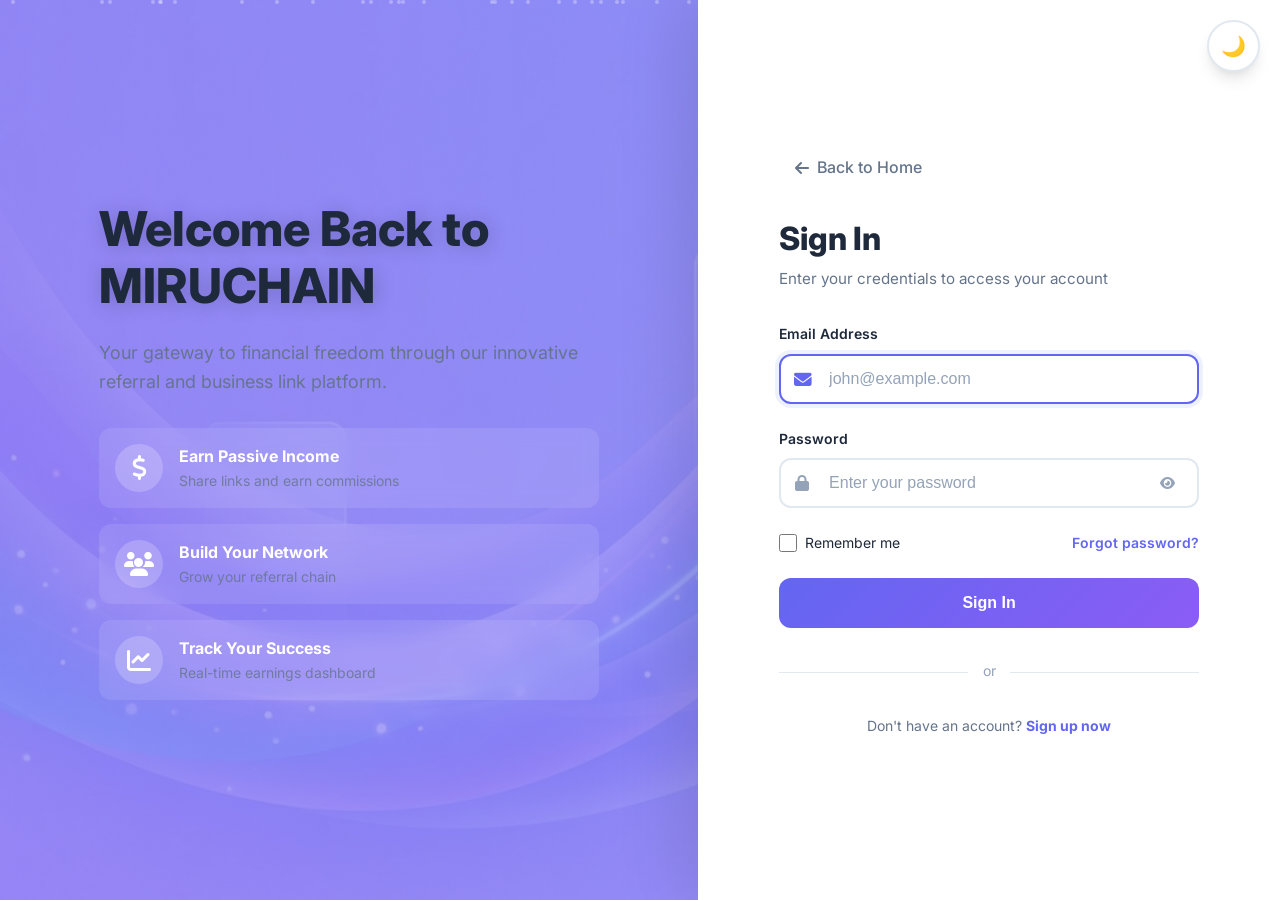
<file: frontend/login.html>
<!DOCTYPE html>
<html lang="en">

<head>
    <meta charset="UTF-8">
    <meta name="viewport" content="width=device-width, initial-scale=1.0">
    <title>Login - MIRUCHAIN</title>

    <!-- Design System -->
    <link rel="stylesheet" href="css/design-system.css">

    <!-- Font Awesome Icons -->
    <link rel="stylesheet" href="https://cdnjs.cloudflare.com/ajax/libs/font-awesome/6.4.0/css/all.min.css">

    <!-- Google Fonts -->
    <link rel="preconnect" href="https://fonts.googleapis.com">
    <link rel="preconnect" href="https://fonts.gstatic.com" crossorigin>
    <link href="https://fonts.googleapis.com/css2?family=Inter:wght@400;500;600;700;800&display=swap" rel="stylesheet">

    <style>
        * {
            margin: 0;
            padding: 0;
            box-sizing: border-box;
        }

        body {
            font-family: 'Inter', sans-serif;
            min-height: 100vh;
            display: flex;
            background: var(--bg-secondary);
            position: relative;
            overflow: hidden;
        }

        /* Animated Background with Image */
        .animated-bg {
            position: fixed;
            top: 0;
            left: 0;
            width: 100%;
            height: 100%;
            z-index: 0;
            background: url('images/auth_pages_bg.png') center/cover no-repeat fixed;
        }

        .animated-bg::after {
            content: '';
            position: absolute;
            top: 0;
            left: 0;
            right: 0;
            bottom: 0;
            background: linear-gradient(135deg,
                    rgba(99, 102, 241, 0.6) 0%,
                    rgba(139, 92, 246, 0.6) 50%,
                    rgba(99, 102, 241, 0.6) 100%);
            background-size: 400% 400%;
            animation: gradient 15s ease infinite;
        }

        @keyframes gradient {
            0% {
                background-position: 0% 50%;
            }

            50% {
                background-position: 100% 50%;
            }

            100% {
                background-position: 0% 50%;
            }
        }

        /* Floating particles */
        .particles {
            position: fixed;
            top: 0;
            left: 0;
            width: 100%;
            height: 100%;
            overflow: hidden;
            z-index: 1;
            pointer-events: none;
        }

        .particle {
            position: absolute;
            width: 4px;
            height: 4px;
            background: rgba(255, 255, 255, 0.3);
            border-radius: 50%;
            animation: float 20s infinite;
        }

        @keyframes float {

            0%,
            100% {
                transform: translateY(0) translateX(0);
                opacity: 0;
            }

            10% {
                opacity: 1;
            }

            90% {
                opacity: 1;
            }

            100% {
                transform: translateY(-100vh) translateX(100px);
                opacity: 0;
            }
        }

        .split-layout {
            display: grid;
            grid-template-columns: 1.2fr 1fr;
            width: 100%;
            height: 100vh;
            position: relative;
            z-index: 2;
        }

        /* Left Side - Info */
        .info-side {
            display: flex;
            align-items: center;
            justify-content: center;
            padding: 3rem;
            position: relative;
            color: white;
        }

        .info-content {
            max-width: 500px;
            animation: slideInLeft 0.8s ease-out;
        }

        @keyframes slideInLeft {
            from {
                opacity: 0;
                transform: translateX(-30px);
            }

            to {
                opacity: 1;
                transform: translateX(0);
            }
        }

        .info-content h1 {
            font-size: 3rem;
            font-weight: 800;
            margin-bottom: 1.5rem;
            line-height: 1.2;
            text-shadow: 2px 2px 20px rgba(0, 0, 0, 0.2);
        }

        .info-content p {
            font-size: 1.125rem;
            opacity: 0.95;
            margin-bottom: 2rem;
            line-height: 1.6;
        }

        .features {
            display: flex;
            flex-direction: column;
            gap: 1rem;
        }

        .feature-item {
            display: flex;
            align-items: center;
            gap: 1rem;
            padding: 1rem;
            background: rgba(255, 255, 255, 0.1);
            border-radius: 12px;
            backdrop-filter: blur(10px);
            transition: all 0.3s ease;
        }

        .feature-item:hover {
            background: rgba(255, 255, 255, 0.15);
            transform: translateX(10px);
        }

        .feature-icon {
            width: 48px;
            height: 48px;
            background: rgba(255, 255, 255, 0.2);
            border-radius: 50%;
            display: flex;
            align-items: center;
            justify-content: center;
            font-size: 1.5rem;
        }

        /* Right Side - Login Form */
        .form-side {
            background: var(--bg-primary);
            display: flex;
            align-items: center;
            justify-content: center;
            padding: 2rem;
            position: relative;
            box-shadow: -20px 0 60px rgba(0, 0, 0, 0.1);
        }

        .form-container {
            width: 100%;
            max-width: 420px;
            animation: slideInRight 0.8s ease-out;
        }

        @keyframes slideInRight {
            from {
                opacity: 0;
                transform: translateX(30px);
            }

            to {
                opacity: 1;
                transform: translateX(0);
            }
        }

        .back-link {
            display: inline-flex;
            align-items: center;
            gap: 0.5rem;
            color: var(--text-secondary);
            font-weight: 500;
            margin-bottom: 2rem;
            padding: 0.5rem 1rem;
            border-radius: var(--radius-lg);
            transition: all var(--transition-base);
        }

        .back-link:hover {
            color: var(--primary);
            background: var(--bg-secondary);
            transform: translateX(-4px);
        }

        .form-header {
            margin-bottom: 2rem;
        }

        .form-header h2 {
            font-size: 2rem;
            font-weight: 800;
            margin-bottom: 0.5rem;
            color: var(--text-primary);
        }

        .form-header p {
            color: var(--text-secondary);
            font-size: 0.95rem;
        }

        .input-group {
            position: relative;
            margin-bottom: 1.5rem;
        }

        .input-group label {
            display: block;
            margin-bottom: 0.5rem;
            color: var(--text-primary);
            font-weight: 600;
            font-size: 0.875rem;
        }

        .input-wrapper {
            position: relative;
        }

        .input-icon {
            position: absolute;
            left: 1rem;
            top: 50%;
            transform: translateY(-50%);
            color: var(--text-tertiary);
            transition: all var(--transition-fast);
            pointer-events: none;
        }

        .form-input {
            width: 100%;
            padding: 0.875rem 1rem 0.875rem 3rem;
            border: 2px solid var(--border-color);
            border-radius: var(--radius-lg);
            font-size: 1rem;
            color: var(--text-primary);
            background: var(--bg-primary);
            transition: all var(--transition-base);
        }

        .form-input:focus {
            outline: none;
            border-color: var(--primary);
            box-shadow: 0 0 0 4px var(--primary-bg);
        }

        .form-input:focus+.input-icon {
            color: var(--primary);
            transform: translateY(-50%) scale(1.1);
        }

        .form-input.error {
            border-color: var(--error);
        }

        .error-message {
            color: var(--error);
            font-size: 0.875rem;
            margin-top: 0.5rem;
            display: flex;
            align-items: center;
            gap: 0.5rem;
            animation: shake 0.3s ease;
        }

        @keyframes shake {

            0%,
            100% {
                transform: translateX(0);
            }

            25% {
                transform: translateX(-5px);
            }

            75% {
                transform: translateX(5px);
            }
        }

        .password-toggle {
            position: absolute;
            right: 1rem;
            top: 50%;
            transform: translateY(-50%);
            background: none;
            border: none;
            color: var(--text-tertiary);
            cursor: pointer;
            padding: 0.5rem;
            transition: all var(--transition-fast);
        }

        .password-toggle:hover {
            color: var(--primary);
        }

        .form-options {
            display: flex;
            justify-content: space-between;
            align-items: center;
            margin-bottom: 1.5rem;
        }

        .remember-me {
            display: flex;
            align-items: center;
            gap: 0.5rem;
            font-size: 0.875rem;
        }

        .checkbox {
            width: 18px;
            height: 18px;
            cursor: pointer;
        }

        .forgot-link {
            color: var(--primary);
            font-size: 0.875rem;
            font-weight: 600;
            transition: all var(--transition-fast);
        }

        .forgot-link:hover {
            text-decoration: underline;
        }

        .submit-btn {
            width: 100%;
            padding: 1rem;
            background: linear-gradient(135deg, var(--primary), var(--secondary));
            color: white;
            border: none;
            border-radius: var(--radius-lg);
            font-size: 1rem;
            font-weight: 700;
            cursor: pointer;
            transition: all var(--transition-base);
            position: relative;
            overflow: hidden;
        }

        .submit-btn::before {
            content: '';
            position: absolute;
            top: 0;
            left: -100%;
            width: 100%;
            height: 100%;
            background: linear-gradient(90deg, transparent, rgba(255, 255, 255, 0.3), transparent);
            transition: all 0.6s;
        }

        .submit-btn:hover::before {
            left: 100%;
        }

        .submit-btn:hover {
            transform: translateY(-2px);
            box-shadow: 0 8px 20px rgba(99, 102, 241, 0.4);
        }

        .submit-btn:active {
            transform: translateY(0);
        }

        .submit-btn.loading {
            pointer-events: none;
            opacity: 0.7;
        }

        .submit-btn .spinner {
            display: none;
            margin-left: 0.5rem;
        }

        .submit-btn.loading .spinner {
            display: inline-block;
            animation: spin 1s linear infinite;
        }

        @keyframes spin {
            from {
                transform: rotate(0deg);
            }

            to {
                transform: rotate(360deg);
            }
        }

        .divider {
            text-align: center;
            margin: 2rem 0;
            position: relative;
            color: var(--text-tertiary);
            font-size: 0.875rem;
        }

        .divider::before,
        .divider::after {
            content: '';
            position: absolute;
            top: 50%;
            width: 45%;
            height: 1px;
            background: var(--border-color);
        }

        .divider::before {
            left: 0;
        }

        .divider::after {
            right: 0;
        }

        .signup-link {
            text-align: center;
            color: var(--text-secondary);
            font-size: 0.875rem;
        }

        .signup-link a {
            color: var(--primary);
            font-weight: 700;
            transition: all var(--transition-fast);
        }

        .signup-link a:hover {
            text-decoration: underline;
        }

        /* Responsive */
        @media (max-width: 968px) {
            .split-layout {
                grid-template-columns: 1fr;
            }

            .info-side {
                display: none;
            }

            .info-content h1 {
                font-size: 2rem;
            }
        }

        /* Alert */
        .alert {
            padding: 1rem;
            border-radius: var(--radius-lg);
            margin-bottom: 1.5rem;
            display: flex;
            align-items: start;
            gap: 0.75rem;
            animation: slideDown 0.3s ease;
        }

        @keyframes slideDown {
            from {
                opacity: 0;
                transform: translateY(-10px);
            }

            to {
                opacity: 1;
                transform: translateY(0);
            }
        }

        .alert-error {
            background: var(--error-bg);
            color: var(--error);
            border: 1px solid var(--error);
        }

        .alert-success {
            background: var(--success-bg);
            color: var(--success);
            border: 1px solid var(--success);
        }
    </style>
</head>

<body>
    <!-- Animated Background -->
    <div class="animated-bg"></div>

    <!-- Floating Particles -->
    <div class="particles" id="particles"></div>

    <div class="split-layout">
        <!-- Left Side - Info -->
        <div class="info-side">
            <div class="info-content">
                <h1>Welcome Back to MIRUCHAIN</h1>
                <p>Your gateway to financial freedom through our innovative referral and business link platform.</p>

                <div class="features">
                    <div class="feature-item">
                        <div class="feature-icon">
                            <i class="fa-solid fa-dollar-sign"></i>
                        </div>
                        <div>
                            <strong>Earn Passive Income</strong>
                            <p style="margin: 0; opacity: 0.8; font-size: 0.875rem;">Share links and earn commissions
                            </p>
                        </div>
                    </div>
                    <div class="feature-item">
                        <div class="feature-icon">
                            <i class="fa-solid fa-users"></i>
                        </div>
                        <div>
                            <strong>Build Your Network</strong>
                            <p style="margin: 0; opacity: 0.8; font-size: 0.875rem;">Grow your referral chain</p>
                        </div>
                    </div>
                    <div class="feature-item">
                        <div class="feature-icon">
                            <i class="fa-solid fa-chart-line"></i>
                        </div>
                        <div>
                            <strong>Track Your Success</strong>
                            <p style="margin: 0; opacity: 0.8; font-size: 0.875rem;">Real-time earnings dashboard</p>
                        </div>
                    </div>
                </div>
            </div>
        </div>

        <!-- Right Side - Login Form -->
        <div class="form-side">
            <div class="form-container">
                <a href="index.html" class="back-link">
                    <i class="fa-solid fa-arrow-left"></i> Back to Home
                </a>

                <div class="form-header">
                    <h2>Sign In</h2>
                    <p>Enter your credentials to access your account</p>
                </div>

                <!-- Alert Container -->
                <div id="alertContainer"></div>

                <form id="loginForm" onsubmit="handleLogin(event)">
                    <div class="input-group">
                        <label for="email">Email Address</label>
                        <div class="input-wrapper">
                            <input type="email" id="email" class="form-input" placeholder="john@example.com" required>
                            <i class="fa-solid fa-envelope input-icon"></i>
                        </div>
                    </div>

                    <div class="input-group">
                        <label for="password">Password</label>
                        <div class="input-wrapper">
                            <input type="password" id="password" class="form-input" placeholder="Enter your password"
                                required>
                            <i class="fa-solid fa-lock input-icon"></i>
                            <button type="button" class="password-toggle" onclick="togglePassword()">
                                <i class="fa-solid fa-eye" id="toggleIcon"></i>
                            </button>
                        </div>
                    </div>

                    <div class="form-options">
                        <label class="remember-me">
                            <input type="checkbox" id="rememberMe" class="checkbox">
                            <span>Remember me</span>
                        </label>
                        <a href="forgot-password.html" class="forgot-link">Forgot password?</a>
                    </div>

                    <button type="submit" class="submit-btn" id="submitBtn">
                        Sign In
                        <i class="fa-solid fa-spinner spinner"></i>
                    </button>
                </form>

                <div class="divider">or</div>

                <p class="signup-link">
                    Don't have an account? <a href="register.html">Sign up now</a>
                </p>
            </div>
        </div>
    </div>

    <!-- Scripts -->
    <script src="js/api.js"></script>
    <script src="js/theme.js"></script>
    <script>
        // Create floating particles
        const particlesContainer = document.getElementById('particles');
        for (let i = 0; i < 50; i++) {
            const particle = document.createElement('div');
            particle.className = 'particle';
            particle.style.left = Math.random() * 100 + '%';
            particle.style.animationDelay = Math.random() * 20 + 's';
            particle.style.animationDuration = (15 + Math.random() * 10) + 's';
            particlesContainer.appendChild(particle);
        }

        // Check if already logged in
        if (isAuthenticated()) {
            window.location.href = 'dashboard.html';
        }

        // Toggle password visibility
        function togglePassword() {
            const passwordInput = document.getElementById('password');
            const toggleIcon = document.getElementById('toggleIcon');

            if (passwordInput.type === 'password') {
                passwordInput.type = 'text';
                toggleIcon.classList.remove('fa-eye');
                toggleIcon.classList.add('fa-eye-slash');
            } else {
                passwordInput.type = 'password';
                toggleIcon.classList.remove('fa-eye-slash');
                toggleIcon.classList.add('fa-eye');
            }
        }

        // Handle login
        async function handleLogin(e) {
            e.preventDefault();

            const email = document.getElementById('email').value.trim();
            const password = document.getElementById('password').value;
            const rememberMe = document.getElementById('rememberMe').checked;
            const submitBtn = document.getElementById('submitBtn');
            const alertContainer = document.getElementById('alertContainer');

            // Clear previous alerts
            alertContainer.innerHTML = '';

            // Add loading state
            submitBtn.classList.add('loading');
            submitBtn.innerHTML = 'Signing in... <i class="fa-solid fa-spinner spinner"></i>';

            try {
                const result = await api.login(email, password);

                if (result.success) {
                    // Show success message
                    alertContainer.innerHTML = `
                        <div class="alert alert-success">
                            <i class="fa-solid fa-circle-check"></i>
                            <div>
                                <strong>Success!</strong> Redirecting to your dashboard...
                            </div>
                        </div>
                    `;

                    // Redirect after short delay
                    setTimeout(() => {
                        window.location.href = 'dashboard.html';
                    }, 1000);
                } else {
                    throw new Error(result.message || 'Login failed');
                }
            } catch (error) {
                // Show error message
                alertContainer.innerHTML = `
                    <div class="alert alert-error">
                        <i class="fa-solid fa-circle-exclamation"></i>
                        <div>
                            <strong>Login Failed</strong>
                            <p style="margin: 0.25rem 0 0 0; font-size: 0.875rem;">${error.message}</p>
                        </div>
                    </div>
                `;

                // Reset button
                submitBtn.classList.remove('loading');
                submitBtn.innerHTML = 'Sign In';
            }
        }

        // Auto-focus on email field
        document.getElementById('email').focus();
    </script>
</body>

</html>
</file>
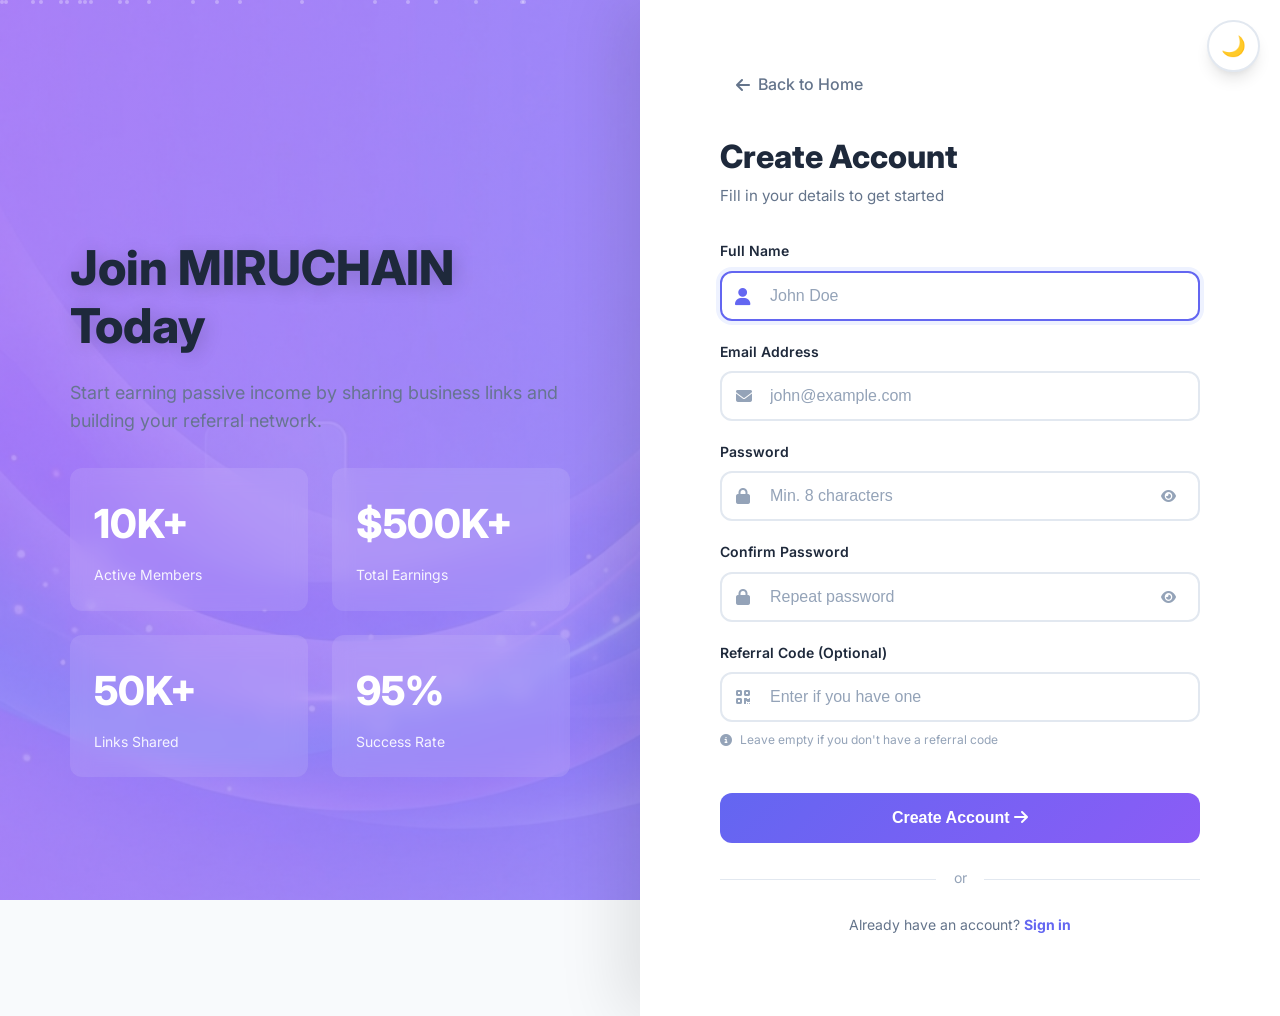
<file: frontend/register.html>
<!DOCTYPE html>
<html lang="en">

<head>
    <meta charset="UTF-8">
    <meta name="viewport" content="width=device-width, initial-scale=1.0">
    <title>Create Account - MIRUCHAIN</title>

    <!-- Design System -->
    <link rel="stylesheet" href="css/design-system.css">

    <!-- Font Awesome Icons -->
    <link rel="stylesheet" href="https://cdnjs.cloudflare.com/ajax/libs/font-awesome/6.4.0/css/all.min.css">

    <!-- Google Fonts -->
    <link rel="preconnect" href="https://fonts.googleapis.com">
    <link rel="preconnect" href="https://fonts.gstatic.com" crossorigin>
    <link href="https://fonts.googleapis.com/css2?family=Inter:wght@400;500;600;700;800&display=swap" rel="stylesheet">

    <style>
        * {
            margin: 0;
            padding: 0;
            box-sizing: border-box;
        }

        body {
            font-family: 'Inter', sans-serif;
            min-height: 100vh;
            display: flex;
            background: var(--bg-secondary);
            position: relative;
            overflow-x: hidden;
        }

        /* Animated Background with Image */
        .animated-bg {
            position: fixed;
            top: 0;
            left: 0;
            width: 100%;
            height: 100%;
            z-index: 0;
            background: url('images/auth_pages_bg.png') center/cover no-repeat fixed;
        }

        .animated-bg::after {
            content: '';
            position: absolute;
            top: 0;
            left: 0;
            right: 0;
            bottom: 0;
            background: linear-gradient(135deg,
                    rgba(139, 92, 246, 0.6) 0%,
                    rgba(99, 102, 241, 0.6) 50%,
                    rgba(139, 92, 246, 0.6) 100%);
            background-size: 400% 400%;
            animation: gradient 15s ease infinite;
        }

        @keyframes gradient {
            0% {
                background-position: 0% 50%;
            }

            50% {
                background-position: 100% 50%;
            }

            100% {
                background-position: 0% 50%;
            }
        }

        /* Floating particles */
        .particles {
            position: fixed;
            top: 0;
            left: 0;
            width: 100%;
            height: 100%;
            overflow: hidden;
            z-index: 1;
            pointer-events: none;
        }

        .particle {
            position: absolute;
            width: 4px;
            height: 4px;
            background: rgba(255, 255, 255, 0.3);
            border-radius: 50%;
            animation: float 20s infinite;
        }

        @keyframes float {

            0%,
            100% {
                transform: translateY(0) translateX(0);
                opacity: 0;
            }

            10% {
                opacity: 1;
            }

            90% {
                opacity: 1;
            }

            100% {
                transform: translateY(-100vh) translateX(100px);
                opacity: 0;
            }
        }

        .split-layout {
            display: grid;
            grid-template-columns: 1fr 1fr;
            width: 100%;
            min-height: 100vh;
            position: relative;
            z-index: 2;
        }

        /* Left Side - Info */
        .info-side {
            display: flex;
            align-items: center;
            justify-content: center;
            padding: 3rem;
            position: relative;
            color: white;
        }

        .info-content {
            max-width: 500px;
            animation: slideInLeft 0.8s ease-out;
        }

        @keyframes slideInLeft {
            from {
                opacity: 0;
                transform: translateX(-30px);
            }

            to {
                opacity: 1;
                transform: translateX(0);
            }
        }

        .info-content h1 {
            font-size: 3rem;
            font-weight: 800;
            margin-bottom: 1.5rem;
            line-height: 1.2;
            text-shadow: 2px 2px 20px rgba(0, 0, 0, 0.2);
        }

        .info-content p {
            font-size: 1.125rem;
            opacity: 0.95;
            margin-bottom: 2rem;
            line-height: 1.6;
        }

        .stats-grid {
            display: grid;
            grid-template-columns: repeat(2, 1fr);
            gap: 1.5rem;
            margin-top: 2rem;
        }

        .stat-item {
            padding: 1.5rem;
            background: rgba(255, 255, 255, 0.1);
            border-radius: 12px;
            backdrop-filter: blur(10px);
            transition: all 0.3s ease;
        }

        .stat-item:hover {
            background: rgba(255, 255, 255, 0.15);
            transform: translateY(-5px);
        }

        .stat-number {
            font-size: 2.5rem;
            font-weight: 800;
            margin-bottom: 0.5rem;
        }

        .stat-label {
            font-size: 0.875rem;
            opacity: 0.9;
        }

        /* Right Side - Register Form */
        .form-side {
            background: var(--bg-primary);
            display: flex;
            align-items: center;
            justify-content: center;
            padding: 2rem;
            position: relative;
            box-shadow: -20px 0 60px rgba(0, 0, 0, 0.1);
            overflow-y: auto;
        }

        .form-container {
            width: 100%;
            max-width: 480px;
            animation: slideInRight 0.8s ease-out;
            padding: 2rem 0;
        }

        @keyframes slideInRight {
            from {
                opacity: 0;
                transform: translateX(30px);
            }

            to {
                opacity: 1;
                transform: translateX(0);
            }
        }

        .back-link {
            display: inline-flex;
            align-items: center;
            gap: 0.5rem;
            color: var(--text-secondary);
            font-weight: 500;
            margin-bottom: 2rem;
            padding: 0.5rem 1rem;
            border-radius: var(--radius-lg);
            transition: all var(--transition-base);
        }

        .back-link:hover {
            color: var(--primary);
            background: var(--bg-secondary);
            transform: translateX(-4px);
        }

        .form-header {
            margin-bottom: 2rem;
        }

        .form-header h2 {
            font-size: 2rem;
            font-weight: 800;
            margin-bottom: 0.5rem;
            color: var(--text-primary);
        }

        .form-header p {
            color: var(--text-secondary);
            font-size: 0.95rem;
        }

        .input-group {
            position: relative;
            margin-bottom: 1.25rem;
        }

        .input-group label {
            display: block;
            margin-bottom: 0.5rem;
            color: var(--text-primary);
            font-weight: 600;
            font-size: 0.875rem;
        }

        .input-wrapper {
            position: relative;
        }

        .input-icon {
            position: absolute;
            left: 1rem;
            top: 50%;
            transform: translateY(-50%);
            color: var(--text-tertiary);
            transition: all var(--transition-fast);
            pointer-events: none;
            z-index: 1;
        }

        .form-input {
            width: 100%;
            padding: 0.875rem 1rem 0.875rem 3rem;
            border: 2px solid var(--border-color);
            border-radius: var(--radius-lg);
            font-size: 1rem;
            color: var(--text-primary);
            background: var(--bg-primary);
            transition: all var(--transition-base);
        }

        .form-input:focus {
            outline: none;
            border-color: var(--primary);
            box-shadow: 0 0 0 4px var(--primary-bg);
        }

        .form-input:focus~.input-icon {
            color: var(--primary);
            transform: translateY(-50%) scale(1.1);
        }

        .form-input.error {
            border-color: var(--error);
        }

        .form-input.success {
            border-color: var(--success);
        }

        .password-toggle {
            position: absolute;
            right: 1rem;
            top: 50%;
            transform: translateY(-50%);
            background: none;
            border: none;
            color: var(--text-tertiary);
            cursor: pointer;
            padding: 0.5rem;
            transition: all var(--transition-fast);
            z-index: 2;
        }

        .password-toggle:hover {
            color: var(--primary);
        }

        /* Password Strength Meter */
        .password-strength {
            margin-top: 0.5rem;
            display: none;
        }

        .password-strength.show {
            display: block;
        }

        .strength-bar {
            height: 4px;
            background: var(--bg-tertiary);
            border-radius: 2px;
            overflow: hidden;
            margin-bottom: 0.5rem;
        }

        .strength-fill {
            height: 100%;
            width: 0%;
            transition: all 0.3s ease;
            border-radius: 2px;
        }

        .strength-fill.weak {
            width: 33%;
            background: var(--error);
        }

        .strength-fill.medium {
            width: 66%;
            background: var(--warning);
        }

        .strength-fill.strong {
            width: 100%;
            background: var(--success);
        }

        .strength-text {
            font-size: 0.75rem;
            font-weight: 600;
        }

        .strength-text.weak {
            color: var(--error);
        }

        .strength-text.medium {
            color: var(--warning);
        }

        .strength-text.strong {
            color: var(--success);
        }

        .helper-text {
            font-size: 0.75rem;
            color: var(--text-tertiary);
            margin-top: 0.5rem;
            display: flex;
            align-items: center;
            gap: 0.5rem;
        }

        .submit-btn {
            width: 100%;
            padding: 1rem;
            background: linear-gradient(135deg, var(--primary), var(--secondary));
            color: white;
            border: none;
            border-radius: var(--radius-lg);
            font-size: 1rem;
            font-weight: 700;
            cursor: pointer;
            transition: all var(--transition-base);
            position: relative;
            overflow: hidden;
            margin-top: 1.5rem;
        }

        .submit-btn::before {
            content: '';
            position: absolute;
            top: 0;
            left: -100%;
            width: 100%;
            height: 100%;
            background: linear-gradient(90deg, transparent, rgba(255, 255, 255, 0.3), transparent);
            transition: all 0.6s;
        }

        .submit-btn:hover::before {
            left: 100%;
        }

        .submit-btn:hover {
            transform: translateY(-2px);
            box-shadow: 0 8px 20px rgba(99, 102, 241, 0.4);
        }

        .submit-btn:active {
            transform: translateY(0);
        }

        .submit-btn.loading {
            pointer-events: none;
            opacity: 0.7;
        }

        .submit-btn .spinner {
            display: none;
            margin-left: 0.5rem;
        }

        .submit-btn.loading .spinner {
            display: inline-block;
            animation: spin 1s linear infinite;
        }

        @keyframes spin {
            from {
                transform: rotate(0deg);
            }

            to {
                transform: rotate(360deg);
            }
        }

        .divider {
            text-align: center;
            margin: 1.5rem 0;
            position: relative;
            color: var(--text-tertiary);
            font-size: 0.875rem;
        }

        .divider::before,
        .divider::after {
            content: '';
            position: absolute;
            top: 50%;
            width: 45%;
            height: 1px;
            background: var(--border-color);
        }

        .divider::before {
            left: 0;
        }

        .divider::after {
            right: 0;
        }

        .login-link {
            text-align: center;
            color: var(--text-secondary);
            font-size: 0.875rem;
        }

        .login-link a {
            color: var(--primary);
            font-weight: 700;
            transition: all var(--transition-fast);
        }

        .login-link a:hover {
            text-decoration: underline;
        }

        /* Alert */
        .alert {
            padding: 1rem;
            border-radius: var(--radius-lg);
            margin-bottom: 1.5rem;
            display: flex;
            align-items: start;
            gap: 0.75rem;
            animation: slideDown 0.3s ease;
        }

        @keyframes slideDown {
            from {
                opacity: 0;
                transform: translateY(-10px);
            }

            to {
                opacity: 1;
                transform: translateY(0);
            }
        }

        .alert-error {
            background: var(--error-bg);
            color: var(--error);
            border: 1px solid var(--error);
        }

        .alert-success {
            background: var(--success-bg);
            color: var(--success);
            border: 1px solid var(--success);
        }

        .alert-info {
            background: var(--primary-bg);
            color: var(--primary);
            border: 1px solid var(--primary);
        }

        /* Responsive */
        @media (max-width: 968px) {
            .split-layout {
                grid-template-columns: 1fr;
            }

            .info-side {
                display: none;
            }

            .info-content h1 {
                font-size: 2rem;
            }
        }

        .field-validation {
            font-size: 0.75rem;
            margin-top: 0.5rem;
            color: var(--error);
            display: none;
        }

        .field-validation.show {
            display: block;
        }
    </style>
</head>

<body>
    <!-- Animated Background -->
    <div class="animated-bg"></div>

    <!-- Floating Particles -->
    <div class="particles" id="particles"></div>

    <div class="split-layout">
        <!-- Left Side - Info -->
        <div class="info-side">
            <div class="info-content">
                <h1>Join MIRUCHAIN Today</h1>
                <p>Start earning passive income by sharing business links and building your referral network.</p>

                <div class="stats-grid">
                    <div class="stat-item">
                        <div class="stat-number">10K+</div>
                        <div class="stat-label">Active Members</div>
                    </div>
                    <div class="stat-item">
                        <div class="stat-number">$500K+</div>
                        <div class="stat-label">Total Earnings</div>
                    </div>
                    <div class="stat-item">
                        <div class="stat-number">50K+</div>
                        <div class="stat-label">Links Shared</div>
                    </div>
                    <div class="stat-item">
                        <div class="stat-number">95%</div>
                        <div class="stat-label">Success Rate</div>
                    </div>
                </div>
            </div>
        </div>

        <!-- Right Side - Register Form -->
        <div class="form-side">
            <div class="form-container">
                <a href="index.html" class="back-link">
                    <i class="fa-solid fa-arrow-left"></i> Back to Home
                </a>

                <div class="form-header">
                    <h2>Create Account</h2>
                    <p>Fill in your details to get started</p>
                </div>

                <!-- Alert Container -->
                <div id="alertContainer"></div>

                <form id="registerForm" onsubmit="handleRegister(event)">
                    <!-- Full Name -->
                    <div class="input-group">
                        <label for="fullName">Full Name</label>
                        <div class="input-wrapper">
                            <input type="text" id="fullName" class="form-input" placeholder="John Doe" required>
                            <i class="fa-solid fa-user input-icon"></i>
                        </div>
                    </div>

                    <!-- Email -->
                    <div class="input-group">
                        <label for="email">Email Address</label>
                        <div class="input-wrapper">
                            <input type="email" id="email" class="form-input" placeholder="john@example.com" required>
                            <i class="fa-solid fa-envelope input-icon"></i>
                        </div>
                    </div>

                    <!-- Password -->
                    <div class="input-group">
                        <label for="password">Password</label>
                        <div class="input-wrapper">
                            <input type="password" id="password" class="form-input" placeholder="Min. 8 characters"
                                required oninput="checkPasswordStrength()">
                            <i class="fa-solid fa-lock input-icon"></i>
                            <button type="button" class="password-toggle"
                                onclick="togglePassword('password', 'toggleIcon1')">
                                <i class="fa-solid fa-eye" id="toggleIcon1"></i>
                            </button>
                        </div>
                        <div class="password-strength" id="passwordStrength">
                            <div class="strength-bar">
                                <div class="strength-fill" id="strengthFill"></div>
                            </div>
                            <div class="strength-text" id="strengthText"></div>
                        </div>
                    </div>

                    <!-- Confirm Password -->
                    <div class="input-group">
                        <label for="confirmPassword">Confirm Password</label>
                        <div class="input-wrapper">
                            <input type="password" id="confirmPassword" class="form-input" placeholder="Repeat password"
                                required oninput="validatePasswordMatch()">
                            <i class="fa-solid fa-lock input-icon"></i>
                            <button type="button" class="password-toggle"
                                onclick="togglePassword('confirmPassword', 'toggleIcon2')">
                                <i class="fa-solid fa-eye" id="toggleIcon2"></i>
                            </button>
                        </div>
                        <div class="field-validation" id="passwordMatchValidation">
                            <i class="fa-solid fa-circle-xmark"></i> Passwords do not match
                        </div>
                    </div>

                    <!-- Referral Code -->
                    <div class="input-group">
                        <label for="referralCode">Referral Code (Optional)</label>
                        <div class="input-wrapper">
                            <input type="text" id="referralCode" class="form-input" placeholder="Enter if you have one">
                            <i class="fa-solid fa-qrcode input-icon"></i>
                        </div>
                        <div class="helper-text">
                            <i class="fa-solid fa-circle-info"></i>
                            Leave empty if you don't have a referral code
                        </div>
                    </div>

                    <button type="submit" class="submit-btn" id="submitBtn">
                        Create Account <i class="fa-solid fa-arrow-right"></i>
                        <i class="fa-solid fa-spinner spinner"></i>
                    </button>
                </form>

                <div class="divider">or</div>

                <p class="login-link">
                    Already have an account? <a href="login.html">Sign in</a>
                </p>
            </div>
        </div>
    </div>

    <!-- Scripts -->
    <script src="js/api.js"></script>
    <script src="js/theme.js"></script>
    <script>
        // Create floating particles
        const particlesContainer = document.getElementById('particles');
        for (let i = 0; i < 50; i++) {
            const particle = document.createElement('div');
            particle.className = 'particle';
            particle.style.left = Math.random() * 100 + '%';
            particle.style.animationDelay = Math.random() * 20 + 's';
            particle.style.animationDuration = (15 + Math.random() * 10) + 's';
            particlesContainer.appendChild(particle);
        }

        // Check for referral code in URL
        document.addEventListener('DOMContentLoaded', () => {
            const urlParams = new URLSearchParams(window.location.search);
            const ref = urlParams.get('ref');
            if (ref) {
                document.getElementById('referralCode').value = ref;
                document.getElementById('alertContainer').innerHTML = `
                    <div class="alert alert-info">
                        <i class="fa-solid fa-circle-check"></i>
                        <div>
                            <strong>Referral Code Applied!</strong>
                            <p style="margin: 0.25rem 0 0 0; font-size: 0.875rem;">You're signing up with code: ${ref}</p>
                        </div>
                    </div>
                `;
            }
        });

        // Toggle password visibility
        function togglePassword(fieldId, iconId) {
            const passwordInput = document.getElementById(fieldId);
            const toggleIcon = document.getElementById(iconId);

            if (passwordInput.type === 'password') {
                passwordInput.type = 'text';
                toggleIcon.classList.remove('fa-eye');
                toggleIcon.classList.add('fa-eye-slash');
            } else {
                passwordInput.type = 'password';
                toggleIcon.classList.remove('fa-eye-slash');
                toggleIcon.classList.add('fa-eye');
            }
        }

        // Check password strength
        function checkPasswordStrength() {
            const password = document.getElementById('password').value;
            const strengthContainer = document.getElementById('passwordStrength');
            const strengthFill = document.getElementById('strengthFill');
            const strengthText = document.getElementById('strengthText');

            if (password.length === 0) {
                strengthContainer.classList.remove('show');
                return;
            }

            strengthContainer.classList.add('show');

            let strength = 0;
            if (password.length >= 8) strength++;
            if (password.match(/[a-z]+/)) strength++;
            if (password.match(/[A-Z]+/)) strength++;
            if (password.match(/[0-9]+/)) strength++;
            if (password.match(/[$@#&!]+/)) strength++;

            strengthFill.className = 'strength-fill';
            strengthText.className = 'strength-text';

            if (strength <= 2) {
                strengthFill.classList.add('weak');
                strengthText.classList.add('weak');
                strengthText.textContent = 'Weak password';
            } else if (strength <= 3) {
                strengthFill.classList.add('medium');
                strengthText.classList.add('medium');
                strengthText.textContent = 'Medium password';
            } else {
                strengthFill.classList.add('strong');
                strengthText.classList.add('strong');
                strengthText.textContent = 'Strong password';
            }
        }

        // Validate password match
        function validatePasswordMatch() {
            const password = document.getElementById('password').value;
            const confirmPassword = document.getElementById('confirmPassword').value;
            const validation = document.getElementById('passwordMatchValidation');
            const confirmInput = document.getElementById('confirmPassword');

            if (confirmPassword.length === 0) {
                validation.classList.remove('show');
                confirmInput.classList.remove('error', 'success');
                return;
            }

            if (password !== confirmPassword) {
                validation.classList.add('show');
                confirmInput.classList.add('error');
                confirmInput.classList.remove('success');
            } else {
                validation.classList.remove('show');
                confirmInput.classList.remove('error');
                confirmInput.classList.add('success');
            }
        }

        // Handle registration
        async function handleRegister(e) {
            e.preventDefault();

            const fullName = document.getElementById('fullName').value.trim();
            const email = document.getElementById('email').value.trim();
            const password = document.getElementById('password').value;
            const confirmPassword = document.getElementById('confirmPassword').value;
            const referralCode = document.getElementById('referralCode').value.trim();
            const submitBtn = document.getElementById('submitBtn');
            const alertContainer = document.getElementById('alertContainer');

            // Clear previous alerts
            alertContainer.innerHTML = '';

            // Client-side validation
            if (password !== confirmPassword) {
                alertContainer.innerHTML = `
                    <div class="alert alert-error">
                        <i class="fa-solid fa-circle-exclamation"></i>
                        <div>
                            <strong>Validation Error</strong>
                            <p style="margin: 0.25rem 0 0 0; font-size: 0.875rem;">Passwords do not match. Please check and try again.</p>
                        </div>
                    </div>
                `;
                return;
            }

            if (password.length < 8) {
                alertContainer.innerHTML = `
                    <div class="alert alert-error">
                        <i class="fa-solid fa-circle-exclamation"></i>
                        <div>
                            <strong>Weak Password</strong>
                            <p style="margin: 0.25rem 0 0 0; font-size: 0.875rem;">Password must be at least 8 characters long.</p>
                        </div>
                    </div>
                `;
                return;
            }

            // Add loading state
            submitBtn.classList.add('loading');
            submitBtn.innerHTML = 'Creating account... <i class="fa-solid fa-spinner spinner"></i>';

            try {
                const result = await api.register({
                    email,
                    password,
                    password_confirm: confirmPassword,
                    full_name: fullName,
                    referral_code: referralCode || ""
                });

                if (result.success) {
                    // Show success message
                    alertContainer.innerHTML = `
                        <div class="alert alert-success">
                            <i class="fa-solid fa-circle-check"></i>
                            <div>
                                <strong>Success!</strong>
                                <p style="margin: 0.25rem 0 0 0; font-size: 0.875rem;">${result.message || 'Account created successfully!'} Redirecting to login...</p>
                            </div>
                        </div>
                    `;

                    // Redirect after short delay
                    setTimeout(() => {
                        window.location.href = 'login.html';
                    }, 2000);
                } else {
                    throw new Error(result.message || 'Registration failed');
                }
            } catch (error) {
                // Show error message
                alertContainer.innerHTML = `
                    <div class="alert alert-error">
                        <i class="fa-solid fa-circle-exclamation"></i>
                        <div>
                            <strong>Registration Failed</strong>
                            <p style="margin: 0.25rem 0 0 0; font-size: 0.875rem;">${error.message}</p>
                        </div>
                    </div>
                `;

                // Reset button
                submitBtn.classList.remove('loading');
                submitBtn.innerHTML = 'Create Account <i class="fa-solid fa-arrow-right"></i>';
            }
        }

        // Auto-focus on full name field
        document.getElementById('fullName').focus();
    </script>
</body>

</html>
</file>
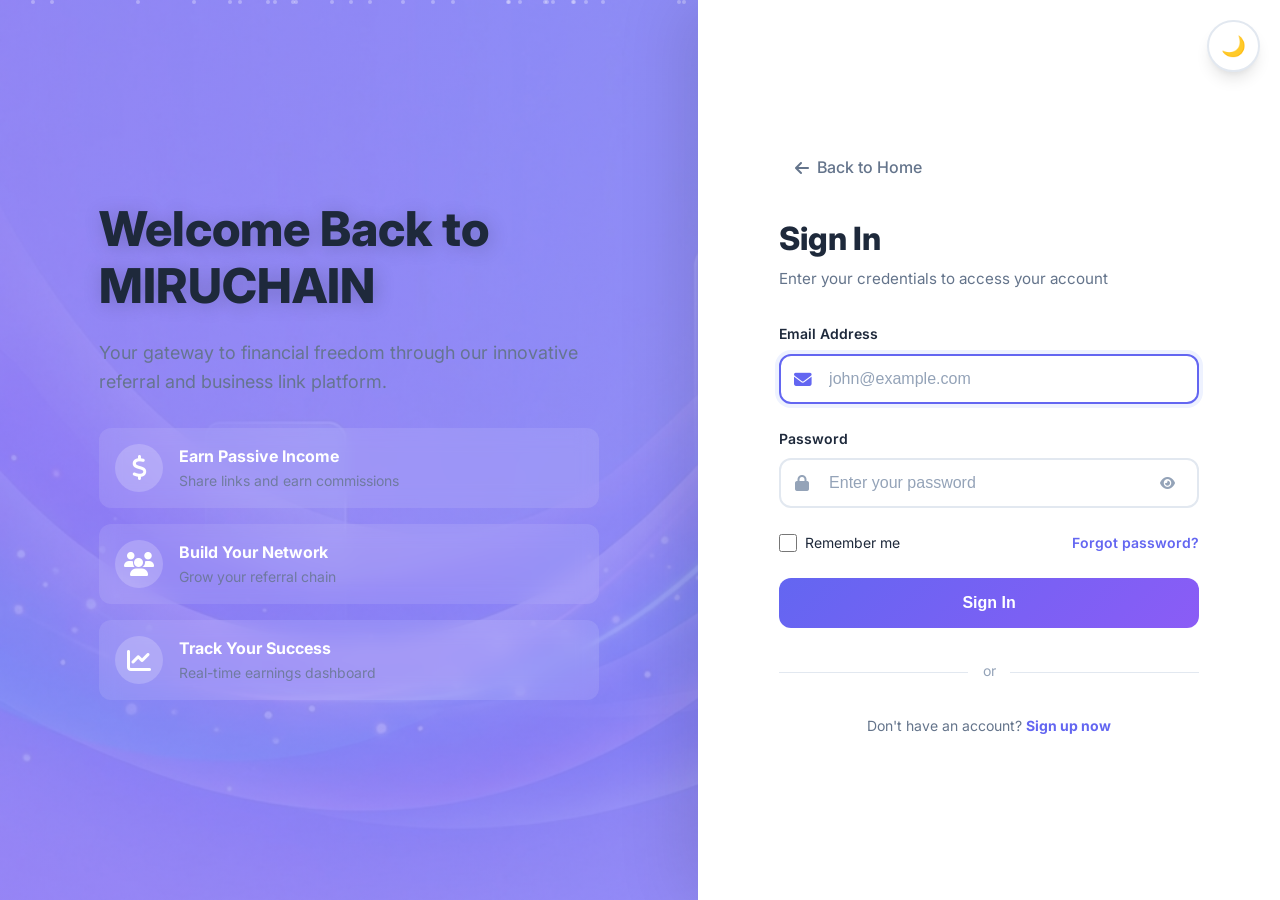
<file: frontend/transactions.html>
<!DOCTYPE html>
<html lang="en">

<head>
    <meta charset="UTF-8">
    <meta name="viewport" content="width=device-width, initial-scale=1.0">
    <title>Transaction History - MIRUCHAIN</title>

    <!-- Design System -->
    <link rel="stylesheet" href="css/design-system.css">
    <link rel="stylesheet" href="css/modern-components.css">

    <!-- Font Awesome Icons -->
    <link rel="stylesheet" href="https://cdnjs.cloudflare.com/ajax/libs/font-awesome/6.4.0/css/all.min.css">

    <!-- Google Fonts -->
    <link rel="preconnect" href="https://fonts.googleapis.com">
    <link rel="preconnect" href="https://fonts.gstatic.com" crossorigin>
    <link href="https://fonts.googleapis.com/css2?family=Inter:wght@400;500;600;700;800;900&display=swap"
        rel="stylesheet">

    <style>
        body {
            background-color: var(--bg-secondary);
            position: relative;
            min-height: 100vh;
            margin: 0;
            padding: 0;
        }

        body::before {
            content: '';
            position: fixed;
            top: 0;
            left: 0;
            right: 0;
            bottom: 0;
            background: url('images/dashboard_modern_bg.png') center/cover no-repeat;
            opacity: 0.35;
            z-index: -1;
        }

        /* Layout Container */
        .app-layout {
            display: flex;
            min-height: 100vh;
        }

        /* Sidebar */
        .sidebar {
            width: 280px;
            background: rgba(15, 23, 42, 0.95);
            backdrop-filter: blur(12px);
            border-right: 1px solid rgba(255, 255, 255, 0.1);
            padding: 2rem 0;
            position: fixed;
            left: 0;
            top: 0;
            bottom: 0;
            z-index: 1000;
            transition: transform 0.3s ease;
        }

        .sidebar.closed {
            transform: translateX(-100%);
        }

        .sidebar-header {
            padding: 0 1.5rem 2rem;
            border-bottom: 1px solid rgba(255, 255, 255, 0.1);
            margin-bottom: 2rem;
        }

        .sidebar-logo {
            font-size: 1.5rem;
            font-weight: 800;
            color: #818cf8;
            text-decoration: none;
            display: flex;
            align-items: center;
            gap: 0.75rem;
        }

        .sidebar-nav {
            padding: 0 1rem;
        }

        .nav-section {
            margin-bottom: 2rem;
        }

        .nav-section-title {
            font-size: 0.75rem;
            font-weight: 700;
            text-transform: uppercase;
            letter-spacing: 0.1em;
            color: rgba(255, 255, 255, 0.4);
            padding: 0 0.75rem 0.75rem;
        }

        .nav-link {
            display: flex;
            align-items: center;
            gap: 0.75rem;
            padding: 0.875rem 0.75rem;
            color: rgba(255, 255, 255, 0.7);
            text-decoration: none;
            border-radius: 0.75rem;
            transition: all 0.2s;
            font-weight: 500;
            margin-bottom: 0.25rem;
        }

        .nav-link:hover {
            background: rgba(129, 140, 248, 0.15);
            color: #a5b4fc;
            transform: translateX(4px);
        }

        .nav-link.active {
            background: linear-gradient(135deg, #6366f1 0%, #8b5cf6 100%);
            color: white;
            box-shadow: 0 4px 12px rgba(99, 102, 241, 0.4);
        }

        .nav-link i {
            width: 20px;
            text-align: center;
            font-size: 1.125rem;
        }

        /* Main Content */
        .main-content {
            flex: 1;
            margin-left: 280px;
            transition: margin-left 0.3s ease;
        }

        .main-content.expanded {
            margin-left: 0;
        }

        /* Mobile Toggle */
        .sidebar-toggle {
            position: fixed;
            top: 1rem;
            left: 1rem;
            z-index: 1001;
            background: linear-gradient(135deg, #6366f1 0%, #8b5cf6 100%);
            color: white;
            border: none;
            padding: 0.75rem;
            border-radius: 0.75rem;
            cursor: pointer;
            display: none;
            box-shadow: 0 4px 12px rgba(99, 102, 241, 0.4);
        }

        /* Modern Stats Cards */
        .stat-card-modern {
            background: rgba(255, 255, 255, 0.05);
            backdrop-filter: blur(12px);
            border: 1px solid rgba(255, 255, 255, 0.1);
            border-radius: 1.5rem;
            padding: 1.75rem;
            transition: all 0.3s;
            position: relative;
            overflow: hidden;
        }

        .stat-card-modern::before {
            content: '';
            position: absolute;
            top: 0;
            right: 0;
            width: 80px;
            height: 80px;
            background: radial-gradient(circle, rgba(129, 140, 248, 0.1) 0%, transparent 70%);
            border-radius: 50%;
            transform: translate(30%, -30%);
        }

        .stat-card-modern:hover {
            transform: translateY(-4px);
            background: rgba(255, 255, 255, 0.08);
            border-color: rgba(129, 140, 248, 0.3);
            box-shadow: 0 12px 40px rgba(129, 140, 248, 0.15);
        }

        .stat-icon-modern {
            width: 56px;
            height: 56px;
            border-radius: 1rem;
            display: flex;
            align-items: center;
            justify-content: center;
            font-size: 1.5rem;
            margin-bottom: 1rem;
        }

        .stat-icon-modern.success {
            background: linear-gradient(135deg, #10b981 0%, #059669 100%);
            box-shadow: 0 8px 20px rgba(16, 185, 129, 0.3);
            color: white;
        }

        .stat-icon-modern.warning {
            background: linear-gradient(135deg, #f59e0b 0%, #d97706 100%);
            box-shadow: 0 8px 20px rgba(245, 158, 11, 0.3);
            color: white;
        }

        .stat-icon-modern.error {
            background: linear-gradient(135deg, #ef4444 0%, #dc2626 100%);
            box-shadow: 0 8px 20px rgba(239, 68, 68, 0.3);
            color: white;
        }

        .stat-icon-modern.primary {
            background: linear-gradient(135deg, #6366f1 0%, #8b5cf6 100%);
            box-shadow: 0 8px 20px rgba(99, 102, 241, 0.3);
            color: white;
        }

        .stat-label-modern {
            color: var(--text-secondary);
            font-size: 0.875rem;
            font-weight: 600;
            margin-bottom: 0.5rem;
            display: flex;
            align-items: center;
            gap: 0.5rem;
        }

        .stat-value-modern {
            font-size: 2rem;
            font-weight: 900;
            color: var(--text-primary);
        }

        /* Filter Section */
        .filter-card {
            background: rgba(255, 255, 255, 0.05);
            backdrop-filter: blur(12px);
            border: 1px solid rgba(255, 255, 255, 0.1);
            border-radius: 1.5rem;
            padding: 1.5rem;
            margin-bottom: 2rem;
        }

        .filter-group {
            display: grid;
            grid-template-columns: repeat(auto-fit, minmax(200px, 1fr));
            gap: 1rem;
        }

        .filter-input {
            background: rgba(255, 255, 255, 0.05);
            border: 1px solid rgba(255, 255, 255, 0.15);
            color: var(--text-primary);
            padding: 0.75rem 1rem;
            border-radius: 0.75rem;
            font-size: 0.9375rem;
            transition: all 0.2s;
        }

        .filter-input:focus {
            outline: none;
            border-color: var(--primary);
            background: rgba(255, 255, 255, 0.08);
        }

        /* Transaction Card */
        .transaction-card {
            background: rgba(255, 255, 255, 0.05);
            backdrop-filter: blur(12px);
            border: 1px solid rgba(255, 255, 255, 0.1);
            border-radius: 1rem;
            padding: 1.5rem;
            margin-bottom: 1rem;
            transition: all 0.3s;
            display: flex;
            align-items: center;
            gap: 1.5rem;
        }

        .transaction-card:hover {
            background: rgba(255, 255, 255, 0.08);
            border-color: rgba(129, 140, 248, 0.3);
            transform: translateX(4px);
        }

        .transaction-icon {
            width: 56px;
            height: 56px;
            border-radius: 1rem;
            display: flex;
            align-items: center;
            justify-content: center;
            font-size: 1.5rem;
            flex-shrink: 0;
        }

        .transaction-icon.earn {
            background: linear-gradient(135deg, #10b981 0%, #059669 100%);
            color: white;
        }

        .transaction-icon.spend {
            background: linear-gradient(135deg, #f59e0b 0%, #d97706 100%);
            color: white;
        }

        .transaction-icon.withdraw {
            background: linear-gradient(135deg, #ef4444 0%, #dc2626 100%);
            color: white;
        }

        .transaction-icon.commission {
            background: linear-gradient(135deg, #8b5cf6 0%, #6366f1 100%);
            color: white;
        }

        .transaction-details {
            flex: 1;
        }

        .transaction-title {
            font-weight: 700;
            font-size: 1rem;
            color: var(--text-primary);
            margin-bottom: 0.25rem;
        }

        .transaction-meta {
            font-size: 0.875rem;
            color: var(--text-secondary);
            display: flex;
            align-items: center;
            gap: 1rem;
        }

        .transaction-amount {
            font-size: 1.25rem;
            font-weight: 800;
            text-align: right;
        }

        .transaction-amount.positive {
            color: #10b981;
        }

        .transaction-amount.negative {
            color: #ef4444;
        }

        .transaction-status {
            padding: 0.375rem 0.875rem;
            border-radius: 9999px;
            font-size: 0.75rem;
            font-weight: 700;
            text-transform: uppercase;
            letter-spacing: 0.05em;
        }

        .status-completed {
            background: rgba(16, 185, 129, 0.15);
            color: #10b981;
        }

        .status-pending {
            background: rgba(245, 158, 11, 0.15);
            color: #f59e0b;
        }

        .status-failed {
            background: rgba(239, 68, 68, 0.15);
            color: #ef4444;
        }

        /* Empty State */
        .empty-state {
            text-align: center;
            padding: 4rem 2rem;
            color: var(--text-secondary);
        }

        .empty-state i {
            font-size: 4rem;
            opacity: 0.3;
            margin-bottom: 1.5rem;
        }

        /* Responsive */
        @media (max-width: 1024px) {
            .sidebar {
                transform: translateX(-100%);
            }

            .sidebar.open {
                transform: translateX(0);
            }

            .sidebar-toggle {
                display: block;
            }

            .main-content {
                margin-left: 0;
            }

            .transaction-card {
                flex-direction: column;
                text-align: center;
            }

            .transaction-meta {
                flex-direction: column;
                gap: 0.5rem;
            }
        }
    </style>
</head>

<body>
    <!-- Mobile Toggle -->
    <button class="sidebar-toggle" onclick="toggleSidebar()">
        <i class="fa-solid fa-bars"></i>
    </button>

    <div class="app-layout">
        <!-- Sidebar -->
        <aside class="sidebar" id="sidebar">
            <div class="sidebar-header">
                <a href="index.html" class="sidebar-logo">
                    <i class="fa-solid fa-link"></i>
                    <span>MIRUCHAIN</span>
                </a>
            </div>

            <nav class="sidebar-nav">
                <div class="nav-section">
                    <div class="nav-section-title">Main</div>
                    <a href="dashboard.html" class="nav-link">
                        <i class="fa-solid fa-chart-line"></i>
                        <span>Dashboard</span>
                    </a>
                    <a href="transactions.html" class="nav-link active">
                        <i class="fa-solid fa-clock-rotate-left"></i>
                        <span>Transactions</span>
                    </a>
                    <a href="referrals.html" class="nav-link">
                        <i class="fa-solid fa-users"></i>
                        <span>My Referrals</span>
                    </a>
                </div>

                <div class="nav-section">
                    <div class="nav-section-title">Business</div>
                    <a href="links.html" class="nav-link">
                        <i class="fa-solid fa-link"></i>
                        <span>Business Links</span>
                    </a>
                </div>

                <div class="nav-section">
                    <div class="nav-section-title">Settings</div>
                    <a href="profile.html" class="nav-link">
                        <i class="fa-solid fa-user-circle"></i>
                        <span>Profile</span>
                    </a>
                    <a href="admin.html" class="nav-link">
                        <i class="fa-solid fa-shield-halved"></i>
                        <span>Admin Panel</span>
                    </a>
                </div>

                <div class="nav-section">
                    <a href="#" onclick="api.logout(); return false;" class="nav-link" style="color: #f87171;">
                        <i class="fa-solid fa-right-from-bracket"></i>
                        <span>Logout</span>
                    </a>
                </div>
            </nav>
        </aside>

        <!-- Main Content -->
        <main class="main-content" id="mainContent">
            <div class="container" style="padding: 3rem 2rem;">
                <!-- Header -->
                <div style="margin-bottom: 3rem;">
                    <h1 style="font-size: 2.5rem; font-weight: 900; color: var(--text-primary); margin-bottom: 0.5rem;">
                        <i class="fa-solid fa-receipt" style="color: var(--primary);"></i> Transaction History
                    </h1>
                    <p style="color: var(--text-secondary); font-size: 1.125rem;">
                        View all your transactions, earnings, and withdrawals
                    </p>
                </div>

                <!-- Stats Grid -->
                <div
                    style="display: grid; grid-template-columns: repeat(auto-fit, minmax(260px, 1fr)); gap: 1.5rem; margin-bottom: 2.5rem;">
                    <div class="stat-card-modern glass-card card-lift">
                        <div class="stat-icon-modern success">
                            <i class="fa-solid fa-arrow-trend-up"></i>
                        </div>
                        <div class="stat-label-modern">Total Earned</div>
                        <div class="stat-value-modern" id="totalEarned" style="color: #10b981;">$0.00</div>
                    </div>

                    <div class="stat-card-modern glass-card card-lift">
                        <div class="stat-icon-modern warning">
                            <i class="fa-solid fa-cart-shopping"></i>
                        </div>
                        <div class="stat-label-modern">Total Spent</div>
                        <div class="stat-value-modern" id="totalSpent" style="color: #f59e0b;">$0.00</div>
                    </div>

                    <div class="stat-card-modern glass-card card-lift">
                        <div class="stat-icon-modern error">
                            <i class="fa-solid fa-money-bill-transfer"></i>
                        </div>
                        <div class="stat-label-modern">Total Withdrawn</div>
                        <div class="stat-value-modern" id="totalWithdrawn" style="color: #ef4444;">$0.00</div>
                    </div>

                    <div class="stat-card-modern glass-card card-lift">
                        <div class="stat-icon-modern primary">
                            <i class="fa-solid fa-wallet"></i>
                        </div>
                        <div class="stat-label-modern">Current Balance</div>
                        <div class="stat-value-modern" id="currentBalance" style="color: #818cf8;">$0.00</div>
                    </div>
                </div>

                <!-- Filters -->
                <div class="filter-card">
                    <div style="display: flex; align-items: center; gap: 0.75rem; margin-bottom: 1.25rem;">
                        <i class="fa-solid fa-filter" style="color: var(--primary); font-size: 1.25rem;"></i>
                        <h3 style="font-weight: 700; font-size: 1.125rem; margin: 0; color: var(--text-primary);">Filter
                            Transactions</h3>
                    </div>
                    <div class="filter-group">
                        <div>
                            <label
                                style="display: block; margin-bottom: 0.5rem; font-size: 0.875rem; font-weight: 600; color: var(--text-secondary);">Transaction
                                Type</label>
                            <select id="typeFilter" class="filter-input" onchange="filterTransactions()">
                                <option value="">All Types</option>
                                <option value="membership_payment">Membership Payment</option>
                                <option value="referral_commission">Referral Commission</option>
                                <option value="link_earning">Link Earning</option>
                                <option value="withdrawal">Withdrawal</option>
                            </select>
                        </div>

                        <div>
                            <label
                                style="display: block; margin-bottom: 0.5rem; font-size: 0.875rem; font-weight: 600; color: var(--text-secondary);">Status</label>
                            <select id="statusFilter" class="filter-input" onchange="filterTransactions()">
                                <option value="">All Statuses</option>
                                <option value="completed">Completed</option>
                                <option value="pending">Pending</option>
                                <option value="processing">Processing</option>
                                <option value="failed">Failed</option>
                            </select>
                        </div>

                        <div style="display: flex; align-items: flex-end;">
                            <button class="btn-interactive" onclick="loadTransactions()" style="
                        width: 100%;
                        padding: 0.75rem 1.5rem;
                        background: linear-gradient(135deg, #6366f1 0%, #8b5cf6 100%);
                        color: white;
                        border: none;
                        border-radius: 0.75rem;
                        font-weight: 700;
                        cursor: pointer;
                        transition: all 0.2s;
                    ">
                                <i class="fa-solid fa-rotate-right"></i> Refresh
                            </button>
                        </div>
                    </div>
                </div>

                <!-- Transaction List -->
                <div id="transactionsList">
                    <div class="empty-state">
                        <i class="fa-solid fa-spinner fa-spin"></i>
                        <h3 style="margin: 0; font-size: 1.25rem;">Loading transactions...</h3>
                    </div>
                </div>
            </div>

            <!-- InnoTech Footer -->
            <footer style="
                background: rgba(15, 23, 42, 0.8);
                backdrop-filter: blur(12px);
                border-top: 1px solid rgba(255, 255, 255, 0.1);
                padding: 2rem;
                margin-top: 4rem;
                text-align: center;
            ">
                <p style="color: var(--text-tertiary); font-size: 0.875rem; margin: 0;">
                    &copy; 2024 MIRUCHAIN. All rights reserved. |
                    <i class="fa-solid fa-code" style="color: var(--primary);"></i>
                    Developed by <a href="https://innotech-solutions.com" target="_blank"
                        style="color: var(--primary); text-decoration: none; font-weight: 700;">InnoTech Solutions</a>
                </p>
            </footer>
        </main>
    </div>

    <!-- Scripts -->
    <script src="js/api.js"></script>
    <script src="js/theme.js"></script>
    <script>
        // Check authentication
        if (!isAuthenticated()) {
            window.location.href = 'login.html';
        }

        let allTransactions = [];

        // Load transactions
        async function loadTransactions() {
            try {
                const data = await api.getTransactions();
                allTransactions = data.transactions || [];

                // Update stats
                updateStats(data);

                // Display transactions
                filterTransactions();
            } catch (error) {
                console.error('Failed to load transactions:', error);
                document.getElementById('transactionsList').innerHTML = `
                    <div class="empty-state">
                        <i class="fa-solid fa-circle-exclamation"></i>
                        <h3 style="margin: 0 0 0.5rem 0; font-size: 1.25rem;">Failed to load transactions</h3>
                        <p style="margin: 0;">${error.message}</p>
                    </div>
                `;
            }
        }

        function updateStats(data) {
            const stats = data.summary || {};
            document.getElementById('totalEarned').textContent = '$' + (stats.total_earned || 0).toFixed(2);
            document.getElementById('totalSpent').textContent = '$' + (stats.total_spent || 0).toFixed(2);
            document.getElementById('totalWithdrawn').textContent = '$' + (stats.total_withdrawn || 0).toFixed(2);
            document.getElementById('currentBalance').textContent = '$' + (stats.current_balance || 0).toFixed(2);
        }

        function filterTransactions() {
            const typeFilter = document.getElementById('typeFilter').value;
            const statusFilter = document.getElementById('statusFilter').value;

            let filtered = allTransactions.filter(tx => {
                const matchType = !typeFilter || tx.transaction_type === typeFilter;
                const matchStatus = !statusFilter || tx.status === statusFilter;
                return matchType && matchStatus;
            });

            displayTransactions(filtered);
        }

        function displayTransactions(transactions) {
            const container = document.getElementById('transactionsList');

            if (transactions.length === 0) {
                container.innerHTML = `
                    <div class="empty-state">
                        <i class="fa-solid fa-inbox"></i>
                        <h3 style="margin: 0 0 0.5rem 0; font-size: 1.25rem;">No transactions found</h3>
                        <p style="margin: 0;">Your transaction history will appear here</p>
                    </div>
                `;
                return;
            }

            container.innerHTML = transactions.map(tx => {
                const isPositive = tx.amount > 0;
                const icon = getTransactionIcon(tx.transaction_type, isPositive);
                const statusClass = `status-${tx.status}`;

                return `
                    <div class="transaction-card">
                        <div class="transaction-icon ${icon.class}">
                            <i class="${icon.icon}"></i>
                        </div>
                        <div class="transaction-details">
                            <div class="transaction-title">${getTransactionTitle(tx)}</div>
                            <div class="transaction-meta">
                                <span><i class="fa-solid fa-calendar"></i> ${new Date(tx.created_at).toLocaleDateString()}</span>
                                ${tx.description ? `<span><i class="fa-solid fa-info-circle"></i> ${tx.description}</span>` : ''}
                            </div>
                        </div>
                        <div style="text-align: right;">
                            <div class="transaction-amount ${isPositive ? 'positive' : 'negative'}">
                                ${isPositive ? '+' : ''}$${Math.abs(tx.amount).toFixed(2)}
                            </div>
                            <span class="transaction-status ${statusClass}">${tx.status}</span>
                        </div>
                    </div>
                `;
            }).join('');
        }

        function getTransactionIcon(type, isPositive) {
            const icons = {
                'referral_commission': { icon: 'fa-solid fa-users', class: 'commission' },
                'link_earning': { icon: 'fa-solid fa-link', class: 'earn' },
                'membership_payment': { icon: 'fa-solid fa-credit-card', class: 'spend' },
                'withdrawal': { icon: 'fa-solid fa-money-bill-transfer', class: 'withdraw' }
            };
            return icons[type] || { icon: 'fa-solid fa-circle-dollar-to-slot', class: isPositive ? 'earn' : 'spend' };
        }

        function getTransactionTitle(tx) {
            const titles = {
                'referral_commission': 'Referral Commission',
                'link_earning': 'Link Earnings',
                'membership_payment': 'Membership Payment',
                'withdrawal': 'Withdrawal Request'
            };
            return titles[tx.transaction_type] || 'Transaction';
        }


        // Load on page load
        loadTransactions();

        // Toggle sidebar for mobile
        function toggleSidebar() {
            const sidebar = document.getElementById('sidebar');
            sidebar.classList.toggle('open');
        }
    </script>
</body>

</html>
</file>
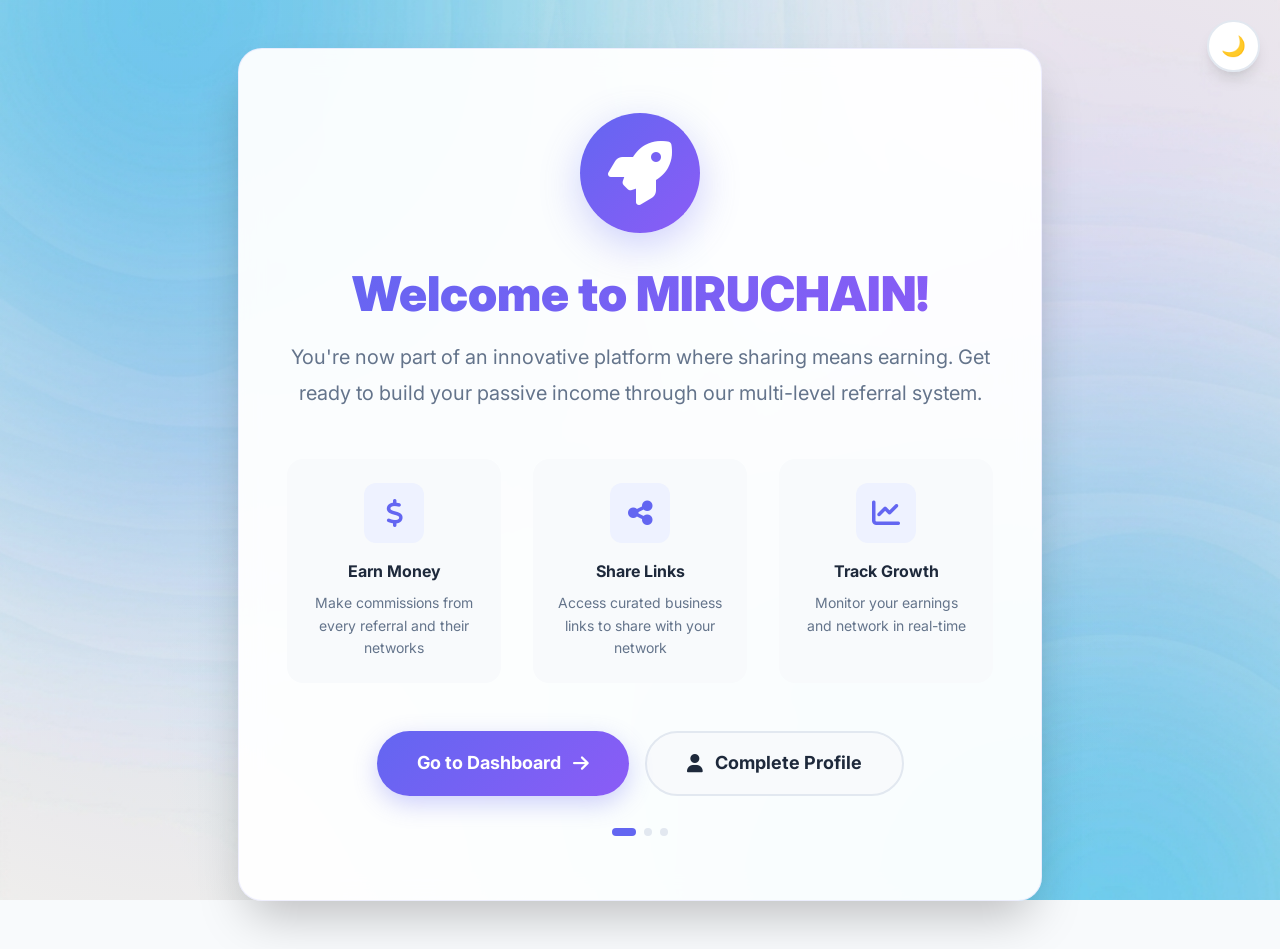
<file: frontend/welcome.html>
<!DOCTYPE html>
<html lang="en">

<head>
    <meta charset="UTF-8">
    <meta name="viewport" content="width=device-width, initial-scale=1.0">
    <title>Welcome to MIRUCHAIN</title>

    <!-- Design System -->
    <link rel="stylesheet" href="css/design-system.css">
    <link rel="stylesheet" href="css/modern-components.css">

    <!-- Font Awesome Icons -->
    <link rel="stylesheet" href="https://cdnjs.cloudflare.com/ajax/libs/font-awesome/6.4.0/css/all.min.css">

    <!-- Google Fonts -->
    <link rel="preconnect" href="https://fonts.googleapis.com">
    <link rel="preconnect" href="https://fonts.gstatic.com" crossorigin>
    <link href="https://fonts.googleapis.com/css2?family=Inter:wght@400;500;600;700;800&display=swap" rel="stylesheet">

    <style>
        body {
            margin: 0;
            padding: 0;
            min-height: 100vh;
            display: flex;
            align-items: center;
            justify-content: center;
            background: var(--bg-secondary);
            position: relative;
            overflow: hidden;
        }

        /* Subtle background gradient with image */
        .bg-decoration {
            position: fixed;
            top: 0;
            left: 0;
            right: 0;
            bottom: 0;
            background: url('images/profile_settings_bg.png') center/cover no-repeat fixed;
            z-index: 0;
        }

        .bg-decoration::after {
            content: '';
            position: absolute;
            top: 0;
            left: 0;
            right: 0;
            bottom: 0;
            background:
                radial-gradient(circle at 15% 50%, rgba(99, 102, 241, 0.15) 0%, transparent 50%),
                radial-gradient(circle at 85% 30%, rgba(139, 92, 246, 0.15) 0%, transparent 50%),
                radial-gradient(circle at 50% 80%, rgba(6, 182, 212, 0.15) 0%, transparent 50%);
            animation: mesh-shift 20s ease infinite;
        }

        .welcome-container {
            position: relative;
            z-index: 1;
            max-width: 900px;
            width: 90%;
            padding: 3rem;
            text-align: center;
        }

        .welcome-card {
            background: rgba(255, 255, 255, 0.95);
            backdrop-filter: blur(12px);
            border-radius: var(--radius-2xl);
            padding: 4rem 3rem;
            box-shadow: var(--shadow-2xl);
            border: 1px solid rgba(99, 102, 241, 0.1);
            animation: fade-in 0.8s ease-out;
        }

        [data-theme="dark"] .welcome-card {
            background: rgba(30, 41, 59, 0.95);
            border-color: rgba(99, 102, 241, 0.2);
        }

        .icon-wrapper {
            width: 120px;
            height: 120px;
            margin: 0 auto 2rem;
            background: var(--gradient-primary);
            border-radius: 50%;
            display: flex;
            align-items: center;
            justify-content: center;
            box-shadow: 0 12px 40px rgba(99, 102, 241, 0.3);
            animation: pulse-glow 3s ease-in-out infinite;
        }

        .icon-wrapper i {
            font-size: 4rem;
            color: white;
        }

        .welcome-title {
            font-size: 3rem;
            font-weight: 900;
            margin-bottom: 1rem;
            background: var(--gradient-primary);
            -webkit-background-clip: text;
            -webkit-text-fill-color: transparent;
            background-clip: text;
        }

        .welcome-message {
            font-size: 1.25rem;
            color: var(--text-secondary);
            margin-bottom: 3rem;
            line-height: 1.8;
        }

        .info-grid {
            display: grid;
            grid-template-columns: repeat(auto-fit, minmax(200px, 1fr));
            gap: 2rem;
            margin-bottom: 3rem;
        }

        .info-item {
            padding: 1.5rem;
            background: var(--bg-secondary);
            border-radius: var(--radius-xl);
            transition: all var(--transition-base);
        }

        .info-item:hover {
            transform: translateY(-4px);
            box-shadow: var(--shadow-md);
        }

        .info-icon {
            width: 60px;
            height: 60px;
            margin: 0 auto 1rem;
            background: var(--primary-bg);
            color: var(--primary);
            border-radius: var(--radius-lg);
            display: flex;
            align-items: center;
            justify-content: center;
            font-size: 1.75rem;
        }

        .info-title {
            font-weight: 700;
            color: var(--text-primary);
            margin-bottom: 0.5rem;
        }

        .info-text {
            font-size: 0.875rem;
            color: var(--text-secondary);
        }

        .cta-group {
            display: flex;
            gap: 1rem;
            justify-content: center;
            flex-wrap: wrap;
        }

        .btn-primary {
            background: var(--gradient-primary);
            color: white;
            padding: 1rem 2.5rem;
            border-radius: var(--radius-full);
            font-size: 1.125rem;
            font-weight: 700;
            text-decoration: none;
            display: inline-flex;
            align-items: center;
            gap: 0.75rem;
            transition: all var(--transition-base);
            box-shadow: 0 8px 24px rgba(99, 102, 241, 0.3);
        }

        .btn-primary:hover {
            transform: translateY(-2px);
            box-shadow: 0 12px 32px rgba(99, 102, 241, 0.4);
        }

        .btn-secondary {
            background: var(--bg-secondary);
            color: var(--text-primary);
            padding: 1rem 2.5rem;
            border-radius: var(--radius-full);
            font-size: 1.125rem;
            font-weight: 700;
            text-decoration: none;
            display: inline-flex;
            align-items: center;
            gap: 0.75rem;
            border: 2px solid var(--border-color);
            transition: all var(--transition-base);
        }

        .btn-secondary:hover {
            border-color: var(--primary);
            background: var(--bg-hover);
        }

        .progress-dots {
            display: flex;
            gap: 0.5rem;
            justify-content: center;
            margin-top: 2rem;
        }

        .dot {
            width: 8px;
            height: 8px;
            border-radius: 50%;
            background: var(--border-color);
            transition: all var(--transition-base);
        }

        .dot.active {
            background: var(--primary);
            width: 24px;
            border-radius: var(--radius-full);
        }

        /* Responsive */
        @media (max-width: 768px) {
            .welcome-card {
                padding: 3rem 2rem;
            }

            .welcome-title {
                font-size: 2rem;
            }

            .welcome-message {
                font-size: 1.125rem;
            }

            .info-grid {
                grid-template-columns: 1fr;
            }

            .cta-group {
                flex-direction: column;
            }

            .btn-primary,
            .btn-secondary {
                width: 100%;
                justify-content: center;
            }
        }
    </style>
</head>

<body>
    <!-- Background Decoration -->
    <div class="bg-decoration"></div>

    <!-- Welcome Container -->
    <div class="welcome-container">
        <div class="welcome-card glass-card">
            <div class="icon-wrapper">
                <i class="fa-solid fa-rocket"></i>
            </div>

            <h1 class="welcome-title">Welcome to MIRUCHAIN!</h1>

            <p class="welcome-message">
                You're now part of an innovative platform where sharing means earning.
                Get ready to build your passive income through our multi-level referral system.
            </p>

            <div class="info-grid">
                <div class="info-item fade-in">
                    <div class="info-icon">
                        <i class="fa-solid fa-dollar-sign"></i>
                    </div>
                    <div class="info-title">Earn Money</div>
                    <div class="info-text">Make commissions from every referral and their networks</div>
                </div>

                <div class="info-item fade-in">
                    <div class="info-icon">
                        <i class="fa-solid fa-share-nodes"></i>
                    </div>
                    <div class="info-title">Share Links</div>
                    <div class="info-text">Access curated business links to share with your network</div>
                </div>

                <div class="info-item fade-in">
                    <div class="info-icon">
                        <i class="fa-solid fa-chart-line"></i>
                    </div>
                    <div class="info-title">Track Growth</div>
                    <div class="info-text">Monitor your earnings and network in real-time</div>
                </div>
            </div>

            <div class="cta-group">
                <a href="dashboard.html" class="btn-primary btn-interactive">
                    Go to Dashboard <i class="fa-solid fa-arrow-right"></i>
                </a>
                <a href="profile.html" class="btn-secondary">
                    <i class="fa-solid fa-user"></i> Complete Profile
                </a>
            </div>

            <div class="progress-dots">
                <div class="dot active"></div>
                <div class="dot"></div>
                <div class="dot"></div>
            </div>
        </div>
    </div>

    <!-- Scripts -->
    <script src="js/theme.js"></script>
    <script>
        // Check authentication
        if (!isAuthenticated()) {
            window.location.href = 'login.html';
        }

        // Get user data
        const userData = JSON.parse(localStorage.getItem('user') || '{}');
        if (userData.full_name) {
            const titleElement = document.querySelector('.welcome-title');
            titleElement.innerHTML = `Welcome, ${userData.full_name.split(' ')[0]}!`;
        }

        // Animate info items sequentially
        const infoItems = document.querySelectorAll('.info-item');
        infoItems.forEach((item, index) => {
            item.style.animationDelay = `${0.2 + (index * 0.1)}s`;
        });
    </script>
</body>

</html>
</file>
<file: frontend/css/design-system.css>
/**
 * MIRUCHAIN Enhanced Design System
 * Professional Dark/Light Theme with Dynamic Switching
 */

/* ========================================
   CSS VARIABLES - THEME SYSTEM
======================================== */

:root {
  /* Light Theme Colors - Balanced & Professional */
  --bg-primary: #ffffff;
  --bg-secondary: #f8fafc;
  --bg-tertiary: #f1f5f9;
  --bg-elevated: #ffffff;
  --bg-hover: #f9fafb;

  --text-primary: #1e293b;
  --text-secondary: #64748b;
  --text-tertiary: #94a3b8;
  --text-inverse: #ffffff;
  --text-muted: #cbd5e1;

  --border-color: #e2e8f0;
  --border-hover: #cbd5e1;
  --border-focus: #6366f1;

  /* Brand Colors - Vibrant & Accessible */
  --primary: #6366f1;
  --primary-dark: #4f46e5;
  --primary-light: #818cf8;
  --primary-bg: #eef2ff;
  --primary-hover: #5558e3;

  --secondary: #8b5cf6;
  --secondary-dark: #7c3aed;
  --secondary-light: #a78bfa;
  --secondary-bg: #f5f3ff;

  --accent: #ec4899;
  --accent-dark: #db2777;
  --accent-light: #f472b6;
  --accent-bg: #fdf2f8;

  /* Status Colors - Clear & Distinct */
  --success: #10b981;
  --success-bg: #d1fae5;
  --success-text: #065f46;
  --success-border: #6ee7b7;

  --warning: #f59e0b;
  --warning-bg: #fef3c7;
  --warning-text: #92400e;
  --warning-border: #fcd34d;

  --error: #ef4444;
  --error-bg: #fee2e2;
  --error-text: #991b1b;
  --error-border: #fca5a5;

  --info: #3b82f6;
  --info-bg: #dbeafe;
  --info-text: #1e40af;
  --info-border: #93c5fd;

  /* Shadows - Subtle & Realistic */
  --shadow-sm: 0 1px 2px 0 rgba(0, 0, 0, 0.05);
  --shadow-md: 0 4px 6px -1px rgba(0, 0, 0, 0.1), 0 2px 4px -1px rgba(0, 0, 0, 0.06);
  --shadow-lg: 0 10px 15px -3px rgba(0, 0, 0, 0.1), 0 4px 6px -2px rgba(0, 0, 0, 0.05);
  --shadow-xl: 0 20px 25px -5px rgba(0, 0, 0, 0.1), 0 10px 10px -5px rgba(0, 0, 0, 0.04);
  --shadow-2xl: 0 25px 50px -12px rgba(0, 0, 0, 0.25);
  --shadow-inner: inset 0 2px 4px 0 rgba(0, 0, 0, 0.06);

  /* Gradients - Smooth & Modern */
  --gradient-primary: linear-gradient(135deg, #6366f1 0%, #8b5cf6 100%);
  --gradient-secondary: linear-gradient(135deg, #ec4899 0%, #8b5cf6 100%);
  --gradient-success: linear-gradient(135deg, #10b981 0%, #059669 100%);
  --gradient-warm: linear-gradient(135deg, #f59e0b 0%, #ec4899 100%);
  --gradient-cool: linear-gradient(135deg, #3b82f6 0%, #6366f1 100%);

  /* Spacing */
  --spacing-xs: 0.25rem;
  --spacing-sm: 0.5rem;
  --spacing-md: 1rem;
  --spacing-lg: 1.5rem;
  --spacing-xl: 2rem;
  --spacing-2xl: 3rem;

  /* Border Radius */
  --radius-sm: 0.375rem;
  --radius-md: 0.5rem;
  --radius-lg: 0.75rem;
  --radius-xl: 1rem;
  --radius-2xl: 1.5rem;
  --radius-full: 9999px;

  /* Transitions */
  --transition-fast: 150ms cubic-bezier(0.4, 0, 0.2, 1);
  --transition-base: 200ms cubic-bezier(0.4, 0, 0.2, 1);
  --transition-slow: 300ms cubic-bezier(0.4, 0, 0.2, 1);
}

/* Dark Theme - Balanced & Easy on Eyes */
[data-theme="dark"] {
  --bg-primary: #0f172a;
  --bg-secondary: #1e293b;
  --bg-tertiary: #334155;
  --bg-elevated: #1e293b;
  --bg-hover: #2d3748;

  --text-primary: #f1f5f9;
  --text-secondary: #cbd5e1;
  --text-tertiary: #94a3b8;
  --text-inverse: #0f172a;
  --text-muted: #64748b;

  --border-color: #334155;
  --border-hover: #475569;
  --border-focus: #818cf8;

  /* Brand Colors - Brighter for dark mode visibility */
  --primary: #818cf8;
  --primary-dark: #6366f1;
  --primary-light: #a5b4fc;
  --primary-bg: #1e1b4b;
  --primary-hover: #6d7ae6;

  --secondary: #a78bfa;
  --secondary-dark: #8b5cf6;
  --secondary-light: #c4b5fd;
  --secondary-bg: #2e1065;

  --accent: #f472b6;
  --accent-dark: #ec4899;
  --accent-light: #f9a8d4;
  --accent-bg: #500724;

  /* Status Colors - Enhanced for dark backgrounds */
  --success: #34d399;
  --success-bg: #064e3b;
  --success-text: #6ee7b7;
  --success-border: #10b981;

  --warning: #fbbf24;
  --warning-bg: #78350f;
  --warning-text: #fcd34d;
  --warning-border: #f59e0b;

  --error: #f87171;
  --error-bg: #7f1d1d;
  --error-text: #fca5a5;
  --error-border: #ef4444;

  --info: #60a5fa;
  --info-bg: #1e3a8a;
  --info-text: #93c5fd;
  --info-border: #3b82f6;

  /* Shadows - Deeper for dark mode */
  --shadow-sm: 0 1px 2px 0 rgba(0, 0, 0, 0.6);
  --shadow-md: 0 4px 6px -1px rgba(0, 0, 0, 0.6), 0 2px 4px -1px rgba(0, 0, 0, 0.4);
  --shadow-lg: 0 10px 15px -3px rgba(0, 0, 0, 0.7), 0 4px 6px -2px rgba(0, 0, 0, 0.5);
  --shadow-xl: 0 20px 25px -5px rgba(0, 0, 0, 0.8), 0 10px 10px -5px rgba(0, 0, 0, 0.6);
  --shadow-2xl: 0 25px 50px -12px rgba(0, 0, 0, 0.9);
  --shadow-inner: inset 0 2px 4px 0 rgba(0, 0, 0, 0.4);

  /* Gradients - Adjusted for dark mode */
  --gradient-primary: linear-gradient(135deg, #818cf8 0%, #a78bfa 100%);
  --gradient-secondary: linear-gradient(135deg, #f472b6 0%, #a78bfa 100%);
  --gradient-success: linear-gradient(135deg, #34d399 0%, #10b981 100%);
  --gradient-warm: linear-gradient(135deg, #fbbf24 0%, #f472b6 100%);
  --gradient-cool: linear-gradient(135deg, #60a5fa 0%, #818cf8 100%);
}

/* ========================================
   GLOBAL RESET & BASE STYLES
======================================== */

* {
  margin: 0;
  padding: 0;
  box-sizing: border-box;
}

html {
  font-size: 16px;
  scroll-behavior: smooth;
}

body {
  font-family: 'Inter', -apple-system, BlinkMacSystemFont, 'Segoe UI', Roboto, sans-serif;
  background-color: var(--bg-primary);
  color: var(--text-primary);
  line-height: 1.6;
  transition: background-color var(--transition-base), color var(--transition-base);
  -webkit-font-smoothing: antialiased;
  -moz-osx-font-smoothing: grayscale;
}

/* ========================================
   THEME TOGGLE BUTTON
======================================== */

.theme-toggle {
  position: fixed;
  top: 20px;
  right: 20px;
  z-index: 1000;
  background: var(--bg-elevated);
  border: 2px solid var(--border-color);
  border-radius: var(--radius-full);
  padding: 12px;
  cursor: pointer;
  box-shadow: var(--shadow-lg);
  transition: all var(--transition-base);
  display: flex;
  align-items: center;
  gap: 8px;
}

.theme-toggle:hover {
  transform: translateY(-2px);
  box-shadow: var(--shadow-xl);
  border-color: var(--primary);
}

.theme-toggle-icon {
  font-size: 20px;
  transition: transform var(--transition-base);
}

.theme-toggle:hover .theme-toggle-icon {
  transform: rotate(20deg);
}

/* ========================================
   TYPOGRAPHY
======================================== */

h1,
h2,
h3,
h4,
h5,
h6 {
  font-weight: 700;
  line-height: 1.2;
  color: var(--text-primary);
}

h1 {
  font-size: 2.5rem;
}

h2 {
  font-size: 2rem;
}

h3 {
  font-size: 1.75rem;
}

h4 {
  font-size: 1.5rem;
}

h5 {
  font-size: 1.25rem;
}

h6 {
  font-size: 1rem;
}

p {
  color: var(--text-secondary);
  margin-bottom: var(--spacing-md);
}

a {
  color: var(--primary);
  text-decoration: none;
  transition: color var(--transition-fast);
}

a:hover {
  color: var(--primary-dark);
}

/* ========================================
   BUTTONS
======================================== */

.btn {
  display: inline-flex;
  align-items: center;
  justify-content: center;
  gap: 0.5rem;
  padding: 0.75rem 1.5rem;
  font-size: 1rem;
  font-weight: 600;
  border-radius: var(--radius-lg);
  border: none;
  cursor: pointer;
  transition: all var(--transition-base);
  text-decoration: none;
  white-space: nowrap;
}

.btn-primary {
  background: var(--gradient-primary);
  color: white;
  box-shadow: var(--shadow-md);
}

.btn-primary:hover {
  transform: translateY(-2px);
  box-shadow: var(--shadow-xl);
}

.btn-secondary {
  background: var(--bg-secondary);
  color: var(--text-primary);
  border: 2px solid var(--border-color);
}

.btn-secondary:hover {
  border-color: var(--primary);
  background: var(--primary-bg);
}

.btn-outline {
  background: transparent;
  color: var(--primary);
  border: 2px solid var(--primary);
}

.btn-outline:hover {
  background: var(--primary);
  color: white;
}

.btn-success {
  background: var(--gradient-success);
  color: white;
}

.btn-danger {
  background: var(--error);
  color: white;
}

.btn-sm {
  padding: 0.5rem 1rem;
  font-size: 0.875rem;
}

.btn-lg {
  padding: 1rem 2rem;
  font-size: 1.125rem;
}

.btn:disabled {
  opacity: 0.5;
  cursor: not-allowed;
}

/* ========================================
   CARDS
======================================== */

.card {
  background: var(--bg-elevated);
  border: 1px solid var(--border-color);
  border-radius: var(--radius-xl);
  padding: var(--spacing-xl);
  box-shadow: var(--shadow-md);
  transition: all var(--transition-base);
}

.card:hover {
  box-shadow: var(--shadow-lg);
  transform: translateY(-2px);
}

.card-header {
  border-bottom: 1px solid var(--border-color);
  padding-bottom: var(--spacing-md);
  margin-bottom: var(--spacing-md);
}

.card-title {
  font-size: 1.25rem;
  font-weight: 700;
  color: var(--text-primary);
}

.card-body {
  color: var(--text-secondary);
}

/* ========================================
   FORMS
======================================== */

.form-group {
  margin-bottom: var(--spacing-lg);
}

.form-label {
  display: block;
  font-weight: 600;
  color: var(--text-primary);
  margin-bottom: var(--spacing-sm);
}

.form-input,
.form-select,
.form-textarea {
  width: 100%;
  padding: 0.75rem 1rem;
  font-size: 1rem;
  background: var(--bg-secondary);
  border: 2px solid var(--border-color);
  border-radius: var(--radius-md);
  color: var(--text-primary);
  transition: all var(--transition-base);
}

.form-input:focus,
.form-select:focus,
.form-textarea:focus {
  outline: none;
  border-color: var(--primary);
  box-shadow: 0 0 0 3px var(--primary-bg);
}

.form-input::placeholder {
  color: var(--text-tertiary);
}

.form-error {
  color: var(--error);
  font-size: 0.875rem;
  margin-top: var(--spacing-xs);
}

/* ========================================
   BADGES
======================================== */

.badge {
  display: inline-flex;
  align-items: center;
  padding: 0.25rem 0.75rem;
  font-size: 0.875rem;
  font-weight: 600;
  border-radius: var(--radius-full);
}

.badge-primary {
  background: var(--primary-bg);
  color: var(--primary);
}

.badge-success {
  background: var(--success-bg);
  color: var(--success-text);
}

.badge-warning {
  background: var(--warning-bg);
  color: var(--warning-text);
}

.badge-error {
  background: var(--error-bg);
  color: var(--error-text);
}

.badge-info {
  background: var(--info-bg);
  color: var(--info-text);
}

/* ========================================
   ALERTS
======================================== */

.alert {
  padding: var(--spacing-md);
  border-radius: var(--radius-lg);
  border-left: 4px solid;
  margin-bottom: var(--spacing-md);
}

.alert-success {
  background: var(--success-bg);
  border-color: var(--success);
  color: var(--success-text);
}

.alert-warning {
  background: var(--warning-bg);
  border-color: var(--warning);
  color: var(--warning-text);
}

.alert-error {
  background: var(--error-bg);
  border-color: var(--error);
  color: var(--error-text);
}

.alert-info {
  background: var(--info-bg);
  border-color: var(--info);
  color: var(--info-text);
}

/* ========================================
   TABLES
======================================== */

.table-container {
  overflow-x: auto;
  border-radius: var(--radius-lg);
  border: 1px solid var(--border-color);
}

.table {
  width: 100%;
  border-collapse: collapse;
}

.table th {
  background: var(--bg-secondary);
  color: var(--text-primary);
  font-weight: 600;
  text-align: left;
  padding: var(--spacing-md);
  border-bottom: 2px solid var(--border-color);
}

.table td {
  padding: var(--spacing-md);
  border-bottom: 1px solid var(--border-color);
  color: var(--text-secondary);
}

.table tr:last-child td {
  border-bottom: none;
}

.table tr:hover {
  background: var(--bg-secondary);
}

/* ========================================
   MODALS
======================================== */

.modal-overlay {
  position: fixed;
  top: 0;
  left: 0;
  width: 100%;
  height: 100%;
  background: rgba(0, 0, 0, 0.5);
  backdrop-filter: blur(4px);
  display: flex;
  align-items: center;
  justify-content: center;
  z-index: 999;
  animation: fadeIn var(--transition-base);
}

.modal {
  background: var(--bg-elevated);
  border-radius: var(--radius-2xl);
  max-width: 500px;
  width: 90%;
  max-height: 90vh;
  overflow-y: auto;
  box-shadow: var(--shadow-2xl);
  animation: slideUp var(--transition-slow);
}

.modal-header {
  padding: var(--spacing-xl);
  border-bottom: 1px solid var(--border-color);
  display: flex;
  justify-content: space-between;
  align-items: center;
}

.modal-title {
  font-size: 1.5rem;
  font-weight: 700;
}

.modal-close {
  background: none;
  border: none;
  font-size: 1.5rem;
  cursor: pointer;
  color: var(--text-tertiary);
  transition: color var(--transition-fast);
}

.modal-close:hover {
  color: var(--text-primary);
}

.modal-body {
  padding: var(--spacing-xl);
}

.modal-footer {
  padding: var(--spacing-xl);
  border-top: 1px solid var(--border-color);
  display: flex;
  gap: var(--spacing-md);
  justify-content: flex-end;
}

/* ========================================
   ANIMATIONS
======================================== */

@keyframes fadeIn {
  from {
    opacity: 0;
  }

  to {
    opacity: 1;
  }
}

@keyframes slideUp {
  from {
    opacity: 0;
    transform: translateY(20px);
  }

  to {
    opacity: 1;
    transform: translateY(0);
  }
}

@keyframes slideDown {
  from {
    opacity: 0;
    transform: translateY(-20px);
  }

  to {
    opacity: 1;
    transform: translateY(0);
  }
}

@keyframes pulse {

  0%,
  100% {
    opacity: 1;
  }

  50% {
    opacity: 0.5;
  }
}

.fade-in {
  animation: fadeIn var(--transition-base);
}

.slide-up {
  animation: slideUp var(--transition-slow);
}

.slide-down {
  animation: slideDown var(--transition-slow);
}

/* ========================================
   UTILITY CLASSES
======================================== */

.container {
  max-width: 1200px;
  margin: 0 auto;
  padding: 0 var(--spacing-lg);
}

.text-center {
  text-align: center;
}

.text-right {
  text-align: right;
}

.text-left {
  text-align: left;
}

.mt-sm {
  margin-top: var(--spacing-sm);
}

.mt-md {
  margin-top: var(--spacing-md);
}

.mt-lg {
  margin-top: var(--spacing-lg);
}

.mt-xl {
  margin-top: var(--spacing-xl);
}

.mb-sm {
  margin-bottom: var(--spacing-sm);
}

.mb-md {
  margin-bottom: var(--spacing-md);
}

.mb-lg {
  margin-bottom: var(--spacing-lg);
}

.mb-xl {
  margin-bottom: var(--spacing-xl);
}

.p-sm {
  padding: var(--spacing-sm);
}

.p-md {
  padding: var(--spacing-md);
}

.p-lg {
  padding: var(--spacing-lg);
}

.p-xl {
  padding: var(--spacing-xl);
}

.flex {
  display: flex;
}

.flex-col {
  flex-direction: column;
}

.items-center {
  align-items: center;
}

.justify-center {
  justify-content: center;
}

.justify-between {
  justify-content: space-between;
}

.gap-sm {
  gap: var(--spacing-sm);
}

.gap-md {
  gap: var(--spacing-md);
}

.gap-lg {
  gap: var(--spacing-lg);
}

.hidden {
  display: none;
}

/* ========================================
   RESPONSIVE DESIGN
======================================== */

@media (max-width: 768px) {
  html {
    font-size: 14px;
  }

  h1 {
    font-size: 2rem;
  }

  h2 {
    font-size: 1.75rem;
  }

  h3 {
    font-size: 1.5rem;
  }

  .card {
    padding: var(--spacing-md);
  }

  .modal {
    width: 95%;
    margin: var(--spacing-md);
  }
}

/* ========================================
   SKELETON LOADERS
======================================== */

.skeleton {
  background: linear-gradient(90deg, var(--bg-secondary) 25%, var(--bg-tertiary) 50%, var(--bg-secondary) 75%);
  background-size: 200% 100%;
  animation: loading 1.5s ease-in-out infinite;
  border-radius: var(--radius-md);
}

@keyframes loading {
  0% {
    background-position: 200% 0;
  }

  100% {
    background-position: -200% 0;
  }
}

/* ========================================
   GRADIENT TEXT
======================================== */

.gradient-text {
  background: var(--gradient-primary);
  -webkit-background-clip: text;
  -webkit-text-fill-color: transparent;
  background-clip: text;
}
</file>
<file: frontend/css/modern-components.css>
/* ========================================
   MODERN UI COMPONENTS - GLASSMORPHISM
======================================== */

/* Glassmorphic Card - Semi-transparent with blur */
.glass-card {
    background: rgba(255, 255, 255, 0.08);
    backdrop-filter: blur(12px);
    -webkit-backdrop-filter: blur(12px);
    border: 1px solid rgba(255, 255, 255, 0.18);
    border-radius: var(--radius-xl);
    box-shadow:
        0 8px 32px 0 rgba(31, 38, 135, 0.1),
        inset 0 0 0 1px rgba(255, 255, 255, 0.05);
    transition: all var(--transition-base);
}

.glass-card:hover {
    background: rgba(255, 255, 255, 0.12);
    border-color: rgba(255, 255, 255, 0.25);
    transform: translateY(-2px);
    box-shadow:
        0 12px 40px 0 rgba(31, 38, 135, 0.15),
        inset 0 0 0 1px rgba(255, 255, 255, 0.08);
}

[data-theme="dark"] .glass-card {
    background: rgba(255, 255, 255, 0.05);
    border-color: rgba(255, 255, 255, 0.1);
}

[data-theme="dark"] .glass-card:hover {
    background: rgba(255, 255, 255, 0.08);
    border-color: rgba(255, 255, 255, 0.15);
}

/* Glass Card Variants */
.glass-card-primary {
    background: rgba(99, 102, 241, 0.1);
    border-color: rgba(99, 102, 241, 0.3);
}

.glass-card-success {
    background: rgba(16, 185, 129, 0.1);
    border-color: rgba(16, 185, 129, 0.3);
}

.glass-card-warning {
    background: rgba(245, 158, 11, 0.1);
    border-color: rgba(245, 158, 11, 0.3);
}

/* ========================================
   ANIMATED BACKGROUNDS
======================================== */

/* Animated Gradient Background */
.animated-gradient {
    background: linear-gradient(-45deg, #6366f1, #8b5cf6, #ec4899, #06b6d4);
    background-size: 400% 400%;
    animation: gradient-shift 15s ease infinite;
}

@keyframes gradient-shift {
    0% {
        background-position: 0% 50%;
    }

    50% {
        background-position: 100% 50%;
    }

    100% {
        background-position: 0% 50%;
    }
}

/* Animated Gradient - Alternative Speeds */
.animated-gradient-slow {
    animation-duration: 20s;
}

.animated-gradient-fast {
    animation-duration: 10s;
}

/* Mesh Gradient Background */
.mesh-gradient {
    background:
        radial-gradient(circle at 15% 50%, rgba(99, 102, 241, 0.15) 0%, transparent 25%),
        radial-gradient(circle at 85% 30%, rgba(139, 92, 246, 0.15) 0%, transparent 25%),
        radial-gradient(circle at 50% 80%, rgba(236, 72, 153, 0.15) 0%, transparent 25%);
    animation: mesh-shift 20s ease infinite;
}

@keyframes mesh-shift {

    0%,
    100% {
        opacity: 1;
        transform: scale(1);
    }

    50% {
        opacity: 0.8;
        transform: scale(1.05);
    }
}

/* Floating Particles */
.particles-container {
    position: fixed;
    top: 0;
    left: 0;
    width: 100%;
    height: 100%;
    overflow: hidden;
    z-index: -1;
    pointer-events: none;
}

.particle {
    position: absolute;
    width: 4px;
    height: 4px;
    background: rgba(255, 255, 255, 0.3);
    border-radius: 50%;
    animation: float-particle 20s infinite;
}

@keyframes float-particle {

    0%,
    100% {
        transform: translateY(0) translateX(0);
        opacity: 0;
    }

    10% {
        opacity: 1;
    }

    90% {
        opacity: 1;
    }

    100% {
        transform: translateY(-100vh) translateX(100px);
        opacity: 0;
    }
}

/* ========================================
   MICRO-INTERACTIONS
======================================== */

/* Interactive Button with Shine Effect */
.btn-interactive {
    position: relative;
    overflow: hidden;
    transition: all var(--transition-base);
}

.btn-interactive::before {
    content: '';
    position: absolute;
    top: 0;
    left: -100%;
    width: 100%;
    height: 100%;
    background: linear-gradient(90deg,
            transparent,
            rgba(255, 255, 255, 0.3),
            transparent);
    transition: left 0.6s ease;
}

.btn-interactive:hover::before {
    left: 100%;
}

.btn-interactive:hover {
    transform: translateY(-2px);
    box-shadow:
        0 8px 20px rgba(99, 102, 241, 0.4),
        0 0 0 4px rgba(99, 102, 241, 0.1);
}

.btn-interactive:active {
    transform: translateY(0);
}

/* Card Lift on Hover */
.card-lift {
    transition: all var(--transition-base);
}

.card-lift:hover {
    transform: translateY(-4px);
    box-shadow: var(--shadow-xl);
}

/* Glow Effect */
.glow {
    position: relative;
    box-shadow:
        0 0 20px rgba(99, 102, 241, 0.3),
        0 0 40px rgba(99, 102, 241, 0.2);
    animation: pulse-glow 3s ease-in-out infinite;
}

@keyframes pulse-glow {

    0%,
    100% {
        box-shadow:
            0 0 20px rgba(99, 102, 241, 0.3),
            0 0 40px rgba(99, 102, 241, 0.2);
    }

    50% {
        box-shadow:
            0 0 30px rgba(99, 102, 241, 0.4),
            0 0 60px rgba(99, 102, 241, 0.3);
    }
}

/* Scale on Hover */
.hover-scale {
    transition: transform var(--transition-base);
}

.hover-scale:hover {
    transform: scale(1.05);
}

/* ========================================
   ADVANCED UTILITY CLASSES
======================================== */

/* Backdrop Blur */
.backdrop-blur-sm {
    backdrop-filter: blur(4px);
}

.backdrop-blur-md {
    backdrop-filter: blur(8px);
}

.backdrop-blur-lg {
    backdrop-filter: blur(12px);
}

.backdrop-blur-xl {
    backdrop-filter: blur(16px);
}

/* Gradients as Backgrounds */
.bg-gradient-primary {
    background: var(--gradient-primary);
}

.bg-gradient-secondary {
    background: var(--gradient-secondary);
}

.bg-gradient-success {
    background: var(--gradient-success);
}

.bg-gradient-warm {
    background: var(--gradient-warm);
}

.bg-gradient-cool {
    background: var(--gradient-cool);
}

/* Text Gradients */
.text-gradient-primary {
    background: var(--gradient-primary);
    -webkit-background-clip: text;
    -webkit-text-fill-color: transparent;
    background-clip: text;
}

.text-gradient-secondary {
    background: var(--gradient-secondary);
    -webkit-background-clip: text;
    -webkit-text-fill-color: transparent;
    background-clip: text;
}

/* Depth Layers (for layered card designs) */
.depth-layer-1 {
    position: relative;
    z-index: 1;
    box-shadow: var(--shadow-sm);
}

.depth-layer-2 {
    position: relative;
    z-index: 2;
    box-shadow: var(--shadow-md);
}

.depth-layer-3 {
    position: relative;
    z-index: 3;
    box-shadow: var(--shadow-lg);
}

/* Loading Skeleton */
.skeleton {
    background: linear-gradient(90deg,
            var(--bg-tertiary) 25%,
            var(--bg-secondary) 50%,
            var(--bg-tertiary) 75%);
    background-size: 200% 100%;
    animation: skeleton-loading 1.5s ease-in-out infinite;
    border-radius: var(--radius-md);
}

@keyframes skeleton-loading {
    0% {
        background-position: 200% 0;
    }

    100% {
        background-position: -200% 0;
    }
}

/* Smooth Fade In */
.fade-in {
    animation: fade-in 0.6s ease-out;
}

@keyframes fade-in {
    from {
        opacity: 0;
        transform: translateY(20px);
    }

    to {
        opacity: 1;
        transform: translateY(0);
    }
}

/* Slide In Animations */
.slide-in-left {
    animation: slide-in-left 0.8s ease-out;
}

@keyframes slide-in-left {
    from {
        opacity: 0;
        transform: translateX(-30px);
    }

    to {
        opacity: 1;
        transform: translateX(0);
    }
}

.slide-in-right {
    animation: slide-in-right 0.8s ease-out;
}

@keyframes slide-in-right {
    from {
        opacity: 0;
        transform: translateX(30px);
    }

    to {
        opacity: 1;
        transform: translateX(0);
    }
}

/* ========================================
   RESPONSIVE UTILITIES
======================================== */

/* Show/Hide based on screen size */
@media (max-width: 640px) {
    .hide-mobile {
        display: none !important;
    }
}

@media (min-width: 641px) and (max-width: 1024px) {
    .hide-tablet {
        display: none !important;
    }
}

@media (min-width: 1025px) {
    .hide-desktop {
        display: none !important;
    }
}

@media (max-width: 1024px) {
    .show-desktop-only {
        display: none !important;
    }
}

/* ========================================
   PAGE-SPECIFIC BACKGROUNDS
======================================== */

/* Homepage Hero Background */
.hero-bg {
    background: linear-gradient(135deg,
            rgba(99, 102, 241, 0.9) 0%,
            rgba(139, 92, 246, 0.9) 50%,
            rgba(6, 182, 212, 0.9) 100%);
    background-size: 400% 400%;
    animation: gradient-shift 15s ease infinite;
    position: relative;
    overflow: hidden;
}

.hero-bg::before {
    content: '';
    position: absolute;
    top: 0;
    left: 0;
    right: 0;
    bottom: 0;
    background:
        radial-gradient(circle at 20% 50%, rgba(255, 255, 255, 0.1) 0%, transparent 50%),
        radial-gradient(circle at 80% 80%, rgba(255, 255, 255, 0.1) 0%, transparent 50%);
    animation: mesh-shift 20s ease infinite;
}

/* Dashboard Professional Background */
.dashboard-bg {
    background: var(--bg-secondary);
    position: relative;
}

[data-theme="dark"] .dashboard-bg {
    background:
        radial-gradient(circle at 10% 20%, rgba(99, 102, 241, 0.05) 0%, transparent 50%),
        radial-gradient(circle at 90% 80%, rgba(139, 92, 246, 0.05) 0%, transparent 50%),
        var(--bg-secondary);
}

/* Marketplace Bright Background */
.marketplace-bg {
    background: linear-gradient(180deg,
            var(--bg-primary) 0%,
            var(--bg-secondary) 100%);
}

/* Admin Minimal Background */
.admin-bg {
    background: var(--bg-secondary);
    background-image:
        linear-gradient(0deg, var(--border-color) 1px, transparent 1px),
        linear-gradient(90deg, var(--border-color) 1px, transparent 1px);
    background-size: 50px 50px;
    background-position: -1px -1px;
}

/* ========================================
   PERFORMANCE OPTIMIZATIONS
======================================== */

/* Reduce motion for users who prefer it */
@media (prefers-reduced-motion: reduce) {

    *,
    *::before,
    *::after {
        animation-duration: 0.01ms !important;
        animation-iteration-count: 1 !important;
        transition-duration: 0.01ms !important;
        scroll-behavior: auto !important;
    }
}

/* GPU Acceleration for animations */
.gpu-accelerate {
    transform: translateZ(0);
    will-change: transform;
}
</file>
